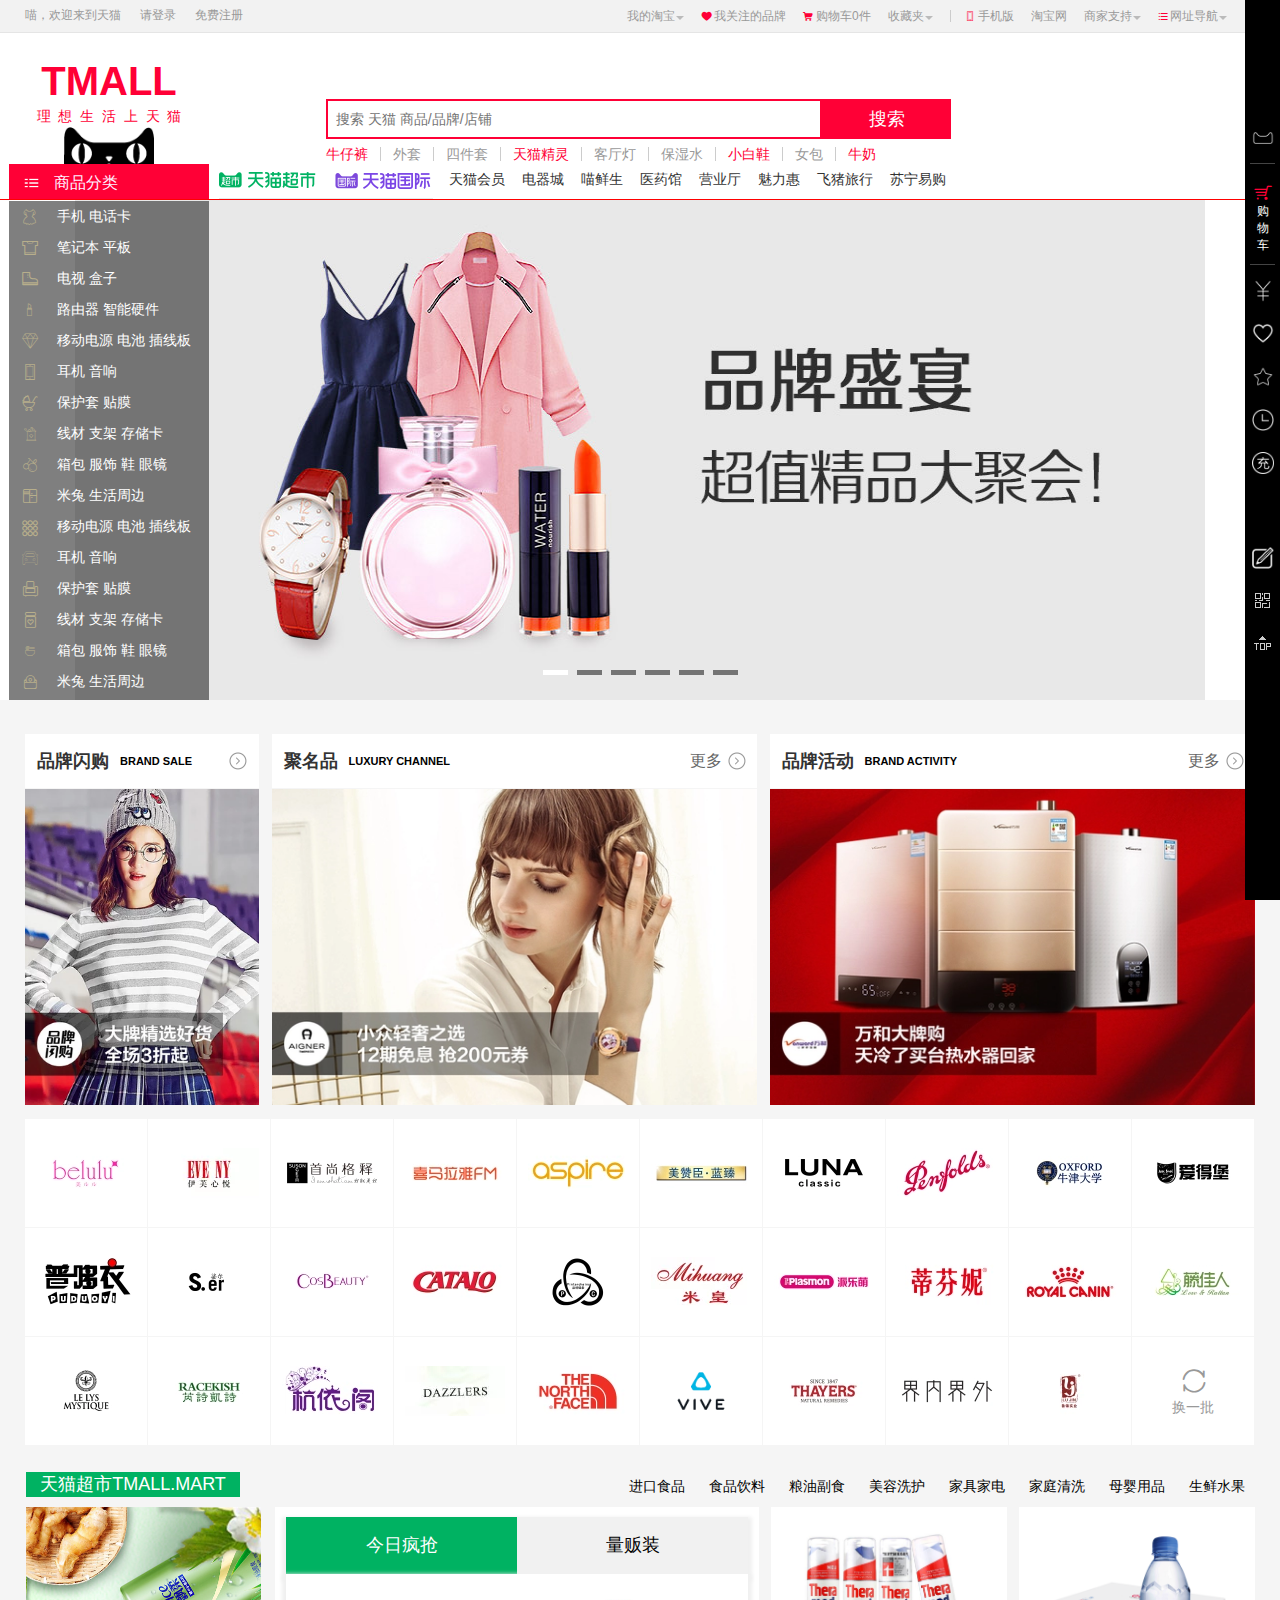
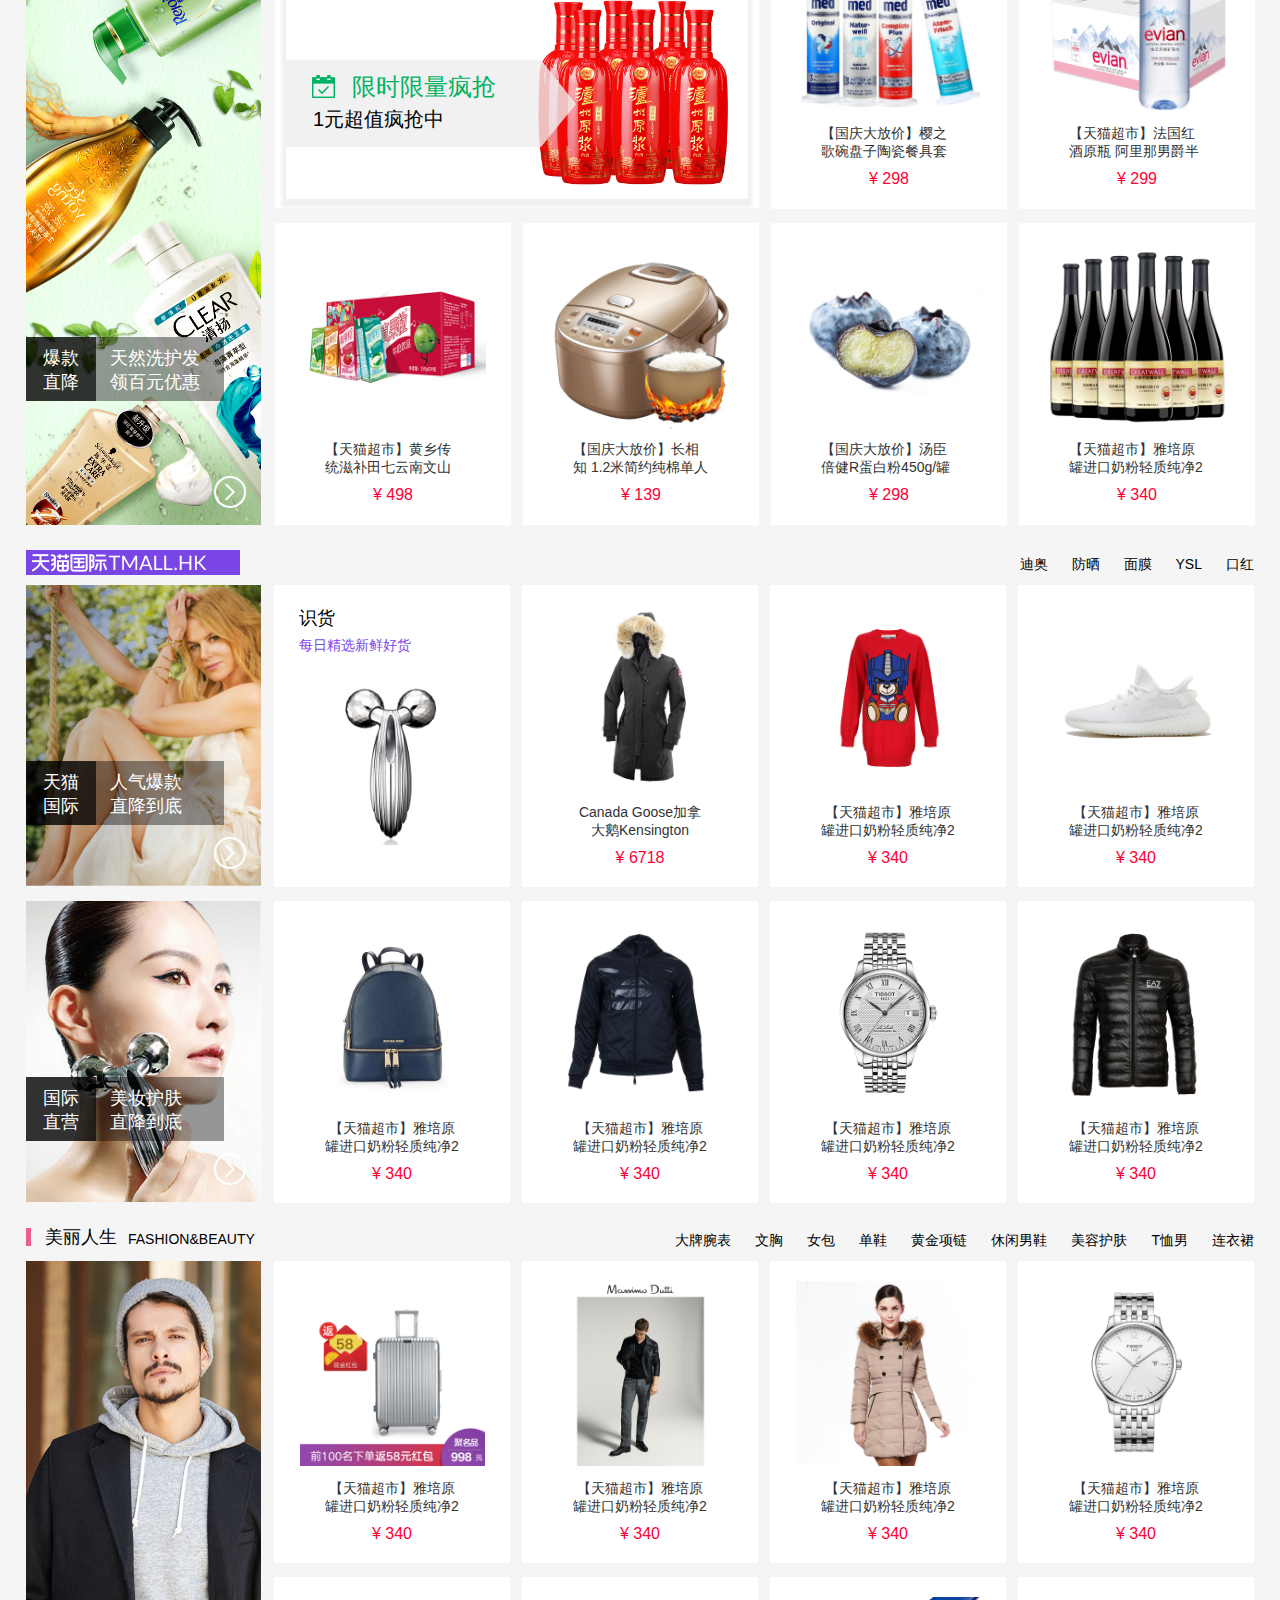
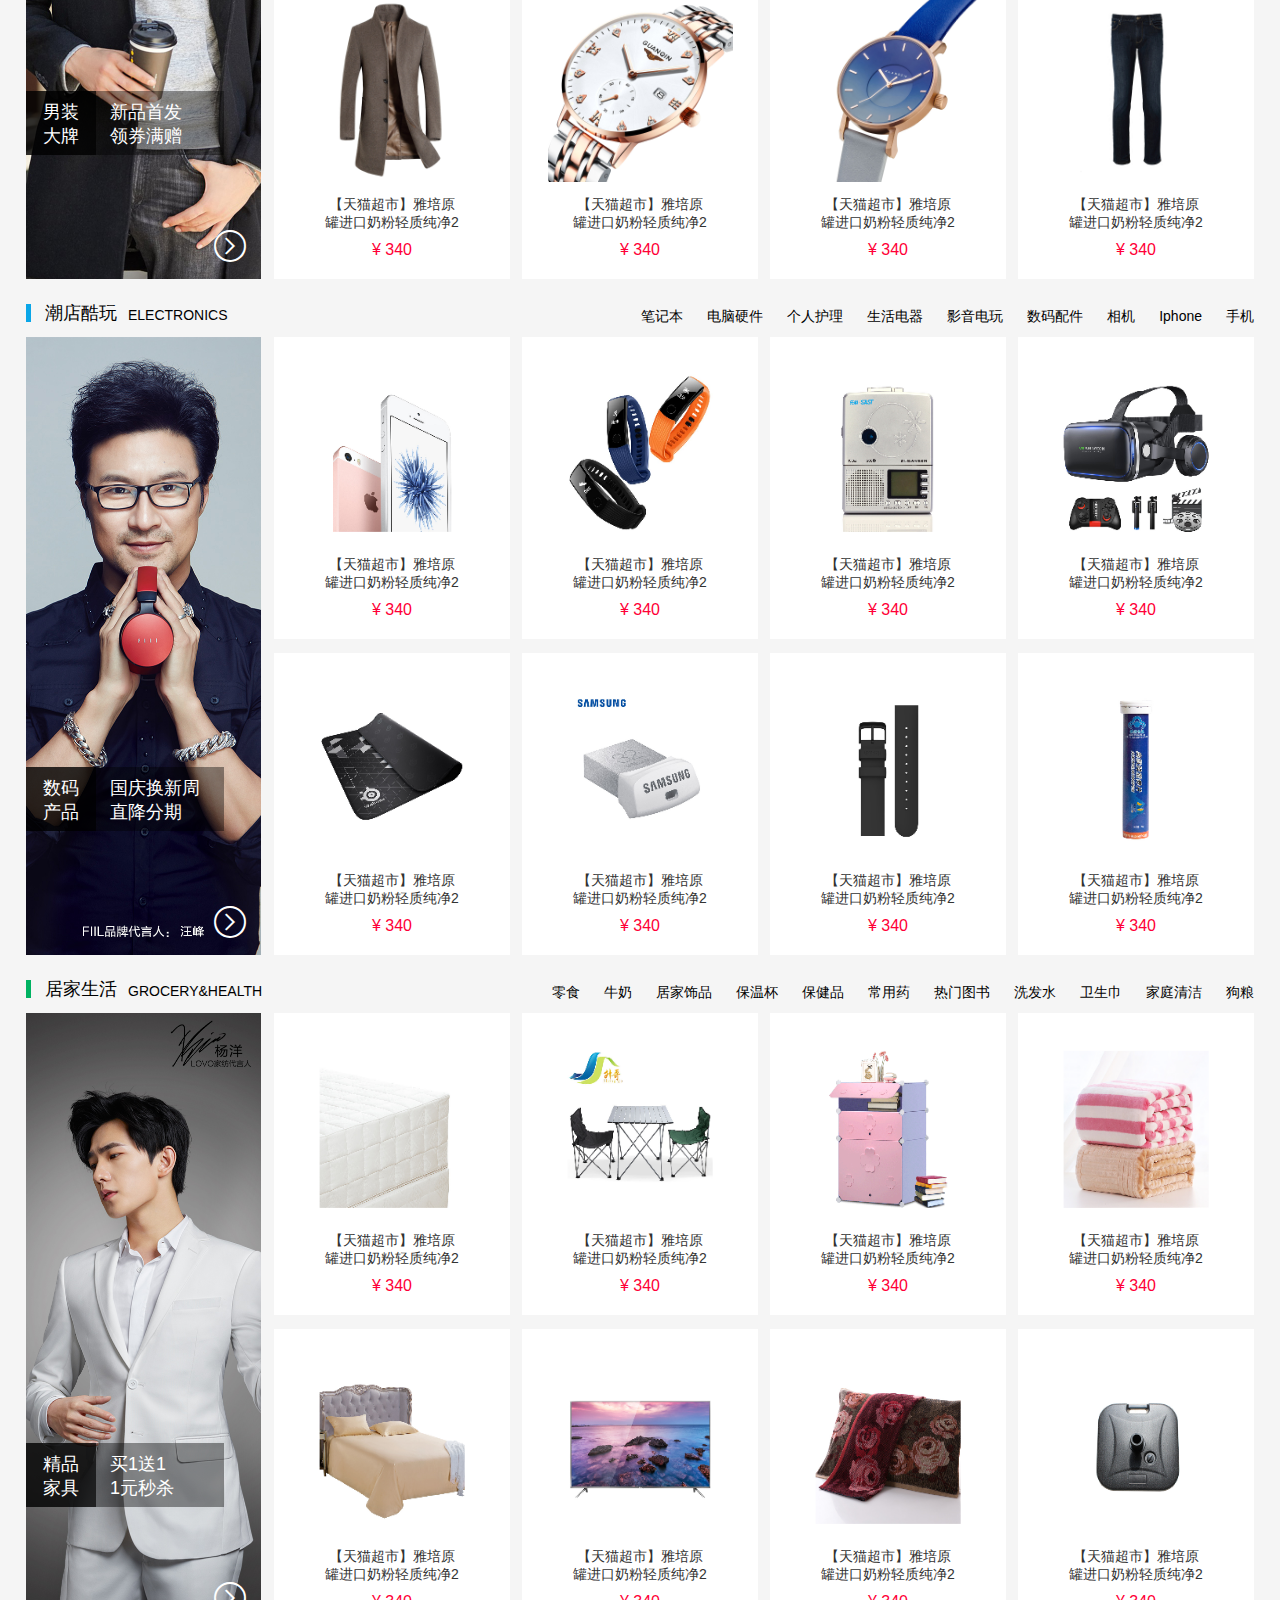
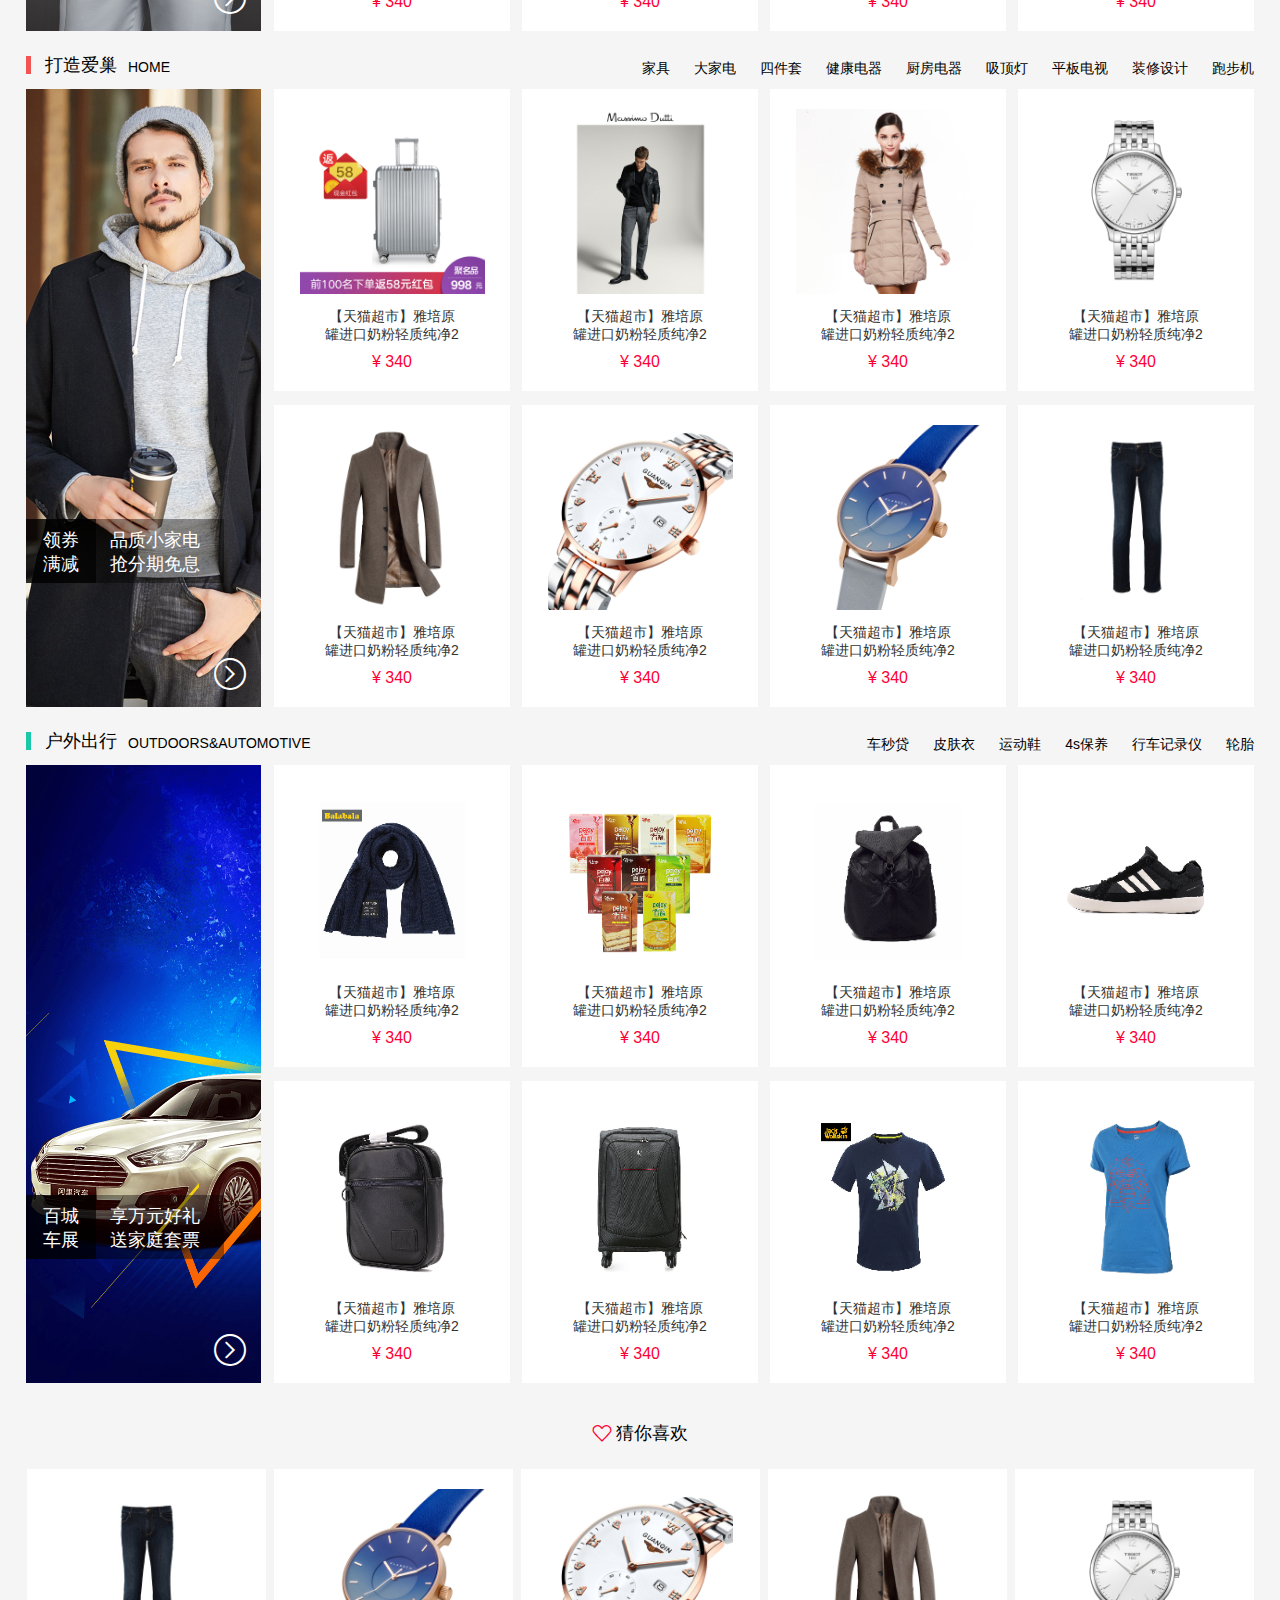
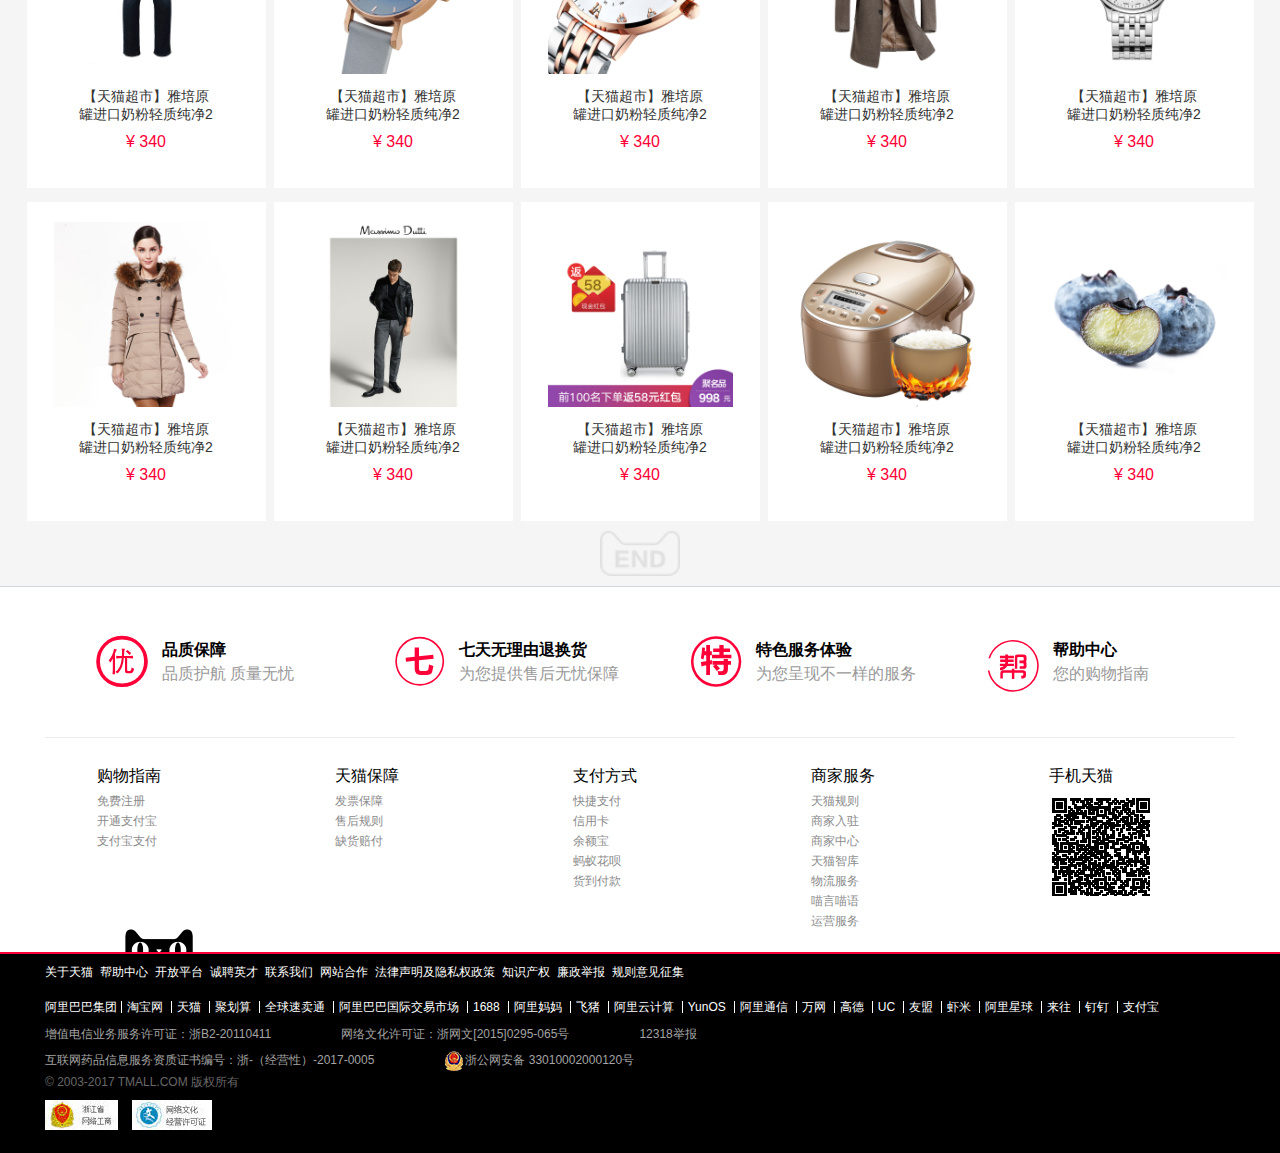
<file: index.html>
<!DOCTYPE html>
<html lang="en">
<head>
	<meta charset="UTF-8">
	<title>天猫</title>
  <script src="js/jquery.min.js"></script>
    <script src="js/index.js"></script>
	<link rel="stylesheet" href="css/index.css">
	<link rel="stylesheet" href="iconfont/iconfont.css">
    <link rel="shortcut icon" href="img/tmall.png">
    <script src="js/animate.js"></script>
</head>
<body>
    <!-- 标题栏开始 -->
    <header>
        <div class="headercenter">
            <ul class="headercenter-left">
                <li>喵，欢迎来到天猫</li>
                <li><a href="">请登录</a></li>
                <li><a href="">免费注册</a></li>
            </ul>
            <ul class="headercenter-right">
                <li class="headercenter-right_a"><a href="">
                      <div class="headercenter-right1">我的淘宝</div>
                      <div class="sanjiao"></div>
                      <div class="header_popup">
                        <div class="header_popup1"><a href="" class="header_popup2">已买到的宝贝</a></div>
                        <div class="header_popup1"><a href="" class="header_popup2">已卖出的宝贝</a></div>
                      </div>
                </a></li>
                <li><div>
                      <i class="iconfont icon-xin-"></i>
                      <a href="" class="headercenter-right2">我关注的品牌</a>
                </div></li>
                <li><div>
                      <i class="iconfont icon-gouwuche"></i>
                      <a href="" class="headercenter-right2">购物车0件</a>
                </div></li>
                <li class="headercenter-right_a"><a href="">
                      <div class="headercenter-right1">收藏夹</div>
                      <div class="sanjiao"></div>
                      <div class="header_popup">
                        <div class="header_popup1"><a href="" class="header_popup2">收藏的宝贝</a></div>
                        <div class="header_popup1"><a href="" class="header_popup2">收藏的店铺</a></div>
                      </div>
                </a></li>
                <li class="headercenter-right_a"><div>
                      <i class="iconfont icon-shouji"></i>
                      <a href="" class="headercenter-right2">手机版</a>
                  <div class="header_popup header_popupz">
                    <img src="img/ewm1.png" alt="">
                  </div>
                </div></li>
                <li><a href="">
                     <div class="headercenter-right3">淘宝网</div>
                     <!-- <div class="sanjiao"></div></a></li> -->
                 </a>
                <li class="headercenter-right_a"><a href="">
                      <div class="headercenter-right1">商家支持</div>
                      <div class="sanjiao"></div></a>
                      <div class="header_popup header_popupx">
                        <ul class="header_popupx1">
                          <li>
                            <h3>商家</h3>
                            <a href="" class="header_popupx2">商家中心</a>
                            <a href="" class="header_popupx2">天猫规则</a>
                            <a href="" class="header_popupx2">商家入驻</a>
                            <a href="" class="header_popupx2">运营服务</a>
                            <a href="" class="header_popupx2">商家品控</a>
                            <a href="" class="header_popupx2">商家工具</a>
                            <a href="" class="header_popupx2">天猫智库</a>
                            <a href="" class="header_popupx2">喵言喵语</a>
                          </li>
                          <li>
                            <h3>帮助：</h3>
                            <a href="" class="header_popupx2">帮助中心</a>
                            <a href="" class="header_popupx2">问商友</a>
                          </li>
                        </ul>
                      </div>
                </li>
                       
                <li class="headercenter-right_a"><a href="">
                      <i class="iconfont icon-caidan"></i>
                      <a href="" class="headercenter-right1">网址导航</a>
                      <div class="sanjiao"></div></a>
                      <div class="header_popup header_popupy">
                        <div class="header_popupy1 header_popupy2">
                          <h2>热点推荐<span>Hot</span></h2>
                          <ul class="site-list">
                            <li><a href="">天猫超市</a></li>
                            <li><a href="">喵鲜生</a></li>
                            <li><a href="">科技新品</a></li>
                            <li><a href="">女装新品</a></li>
                            <li><a href="">酷玩街</a></li>
                            <li><a href="">内衣新品</a></li>
                            <li><a href="">试美妆</a></li>
                            <li><a href="">运动新品</a></li>
                            <li><a href="">时尚先生</a></li>
                          </ul>
                        </div>
                        <div class="header_popupy1 header_popupy3">
                          <h2>行业市场<span>Market</span></h2>
                          <ul class="site-list">
                            <li><a href="">美妆</a></li>
                            <li><a href="">电器</a></li>
                            <li><a href="">女装</a></li>
                            <li><a href="">男装</a></li>
                            <li><a href="">女鞋</a></li>
                            <li><a href="">男鞋</a></li>
                            <li><a href="">内衣</a></li>
                            <li><a href="">箱包</a></li>
                            <li><a href="">运动</a></li>
                            <li><a href="">母婴</a></li>
                            <li><a href="">家装</a></li>
                            <li><a href="">医药</a></li>
                          </ul>
                        </div>
                        <div class="header_popupy1 header_popupy4">
                          <h2>品牌风尚<span>Brand</span></h2>
                          <ul class="site-list">
                            <li><a href="">天猫超市</a></li>
                            <li><a href="">喵鲜生</a></li>
                            <li><a href="">科技新品</a></li>
                            <li><a href="">女装新品</a></li>
                            <li><a href="">酷玩街</a></li>
                          </ul>
                        </div>
                        <div class="header_popupy1 header_popupy5">
                          <h2>服务指南<span>Help</span></h2>
                          <ul class="site-list">
                            <li><a href="">帮助中心</a></li>
                            <li><a href="">品质保障</a></li>
                            <li><a href="">特色服务</a></li>
                          </ul>
                        </div>
                      </div>
                </li>
            </ul>
        </div>
    </header>
    <!-- 标题栏结束 -->
    <!-- 导航栏开始 -->
    <nav class="">
    	<div class="navleft">
    		<div class="navleft1"><b>TMALL</b></div>
    		<pre>理  想  生  活  上  天  猫</pre>
    		<img src="img/天猫.png" alt="">
    		<div class="navleft2">
    			<img src="img/菜单.png" alt="" >
    			<div class="navleft2-1">商品分类</div>
    		</div>
    	</div>
    	<div class="navright">
    		<div class="navright1">
    			<form action="">
    				<input type="text" placeholder="搜索 天猫 商品/品牌/店铺" class="navright1-1">
    				<b><input type="button" value="搜索" class="navright1-2"></b>
    			</form>
    		</div>
    		<ul class="navright2">
    			<li><a href="">牛仔裤</a></li>
    			<li><a href="">外套</a></li>
    			<li><a href="">四件套</a></li>
    			<li><a href="">天猫精灵</a></li>
    			<li><a href="">客厅灯</a></li>
    			<li><a href="">保湿水</a></li>
    			<li><a href="">小白鞋</a></li>
    			<li><a href="">女包</a></li>
    			<li><a href="">牛奶</a></li>
    		</ul>
    		<div class="navright3">
    		    <div class="navright3-1">
    		    	<a href="" class="navright3-11">
    		    		<img src="img/chaoshi.png" alt="">
    		    	</a>
    		    	<a href="" class="navright3-11">
    		    		<img src="img/guoji.png" alt="">
    		    	</a>
    		    </div>
    			<ul>
    				<li><a href="">天猫会员</a></li>
    				<li><a href="">电器城</a></li>
    				<li><a href="">喵鲜生</a></li>
    				<li><a href="">医药馆</a></li>
    				<li><a href="">营业厅</a></li>
    				<li><a href="">魅力惠</a></li>
    				<li><a href="">飞猪旅行</a></li>
    				<li><a href="">苏宁易购</a></li>
    			</ul>
    		</div>
        </div>
    </nav>
    <!-- 导航栏结束 -->
	  <!-- banner开始 -->
    <div class="banner">
    	<ul class="banner-pic">
    		<li class="opacity"><a href="">
    			<img src="img/1-1.jpg" alt="">
    		</a></li>
    		<li><a href="">
    			<img src="img/1-2.jpg" alt="">
    		</a></li>
    		<li><a href="">
    			<img src="img/1-3.jpg" alt="">
    		</a></li>
    		<li><a href="">
    			<img src="img/1-4.jpg" alt="">
    		</a></li>
    		<li><a href="">
    			<img src="img/1-5.jpg" alt="">
    		</a></li>
    		<li><a href="">
    			<img src="img/1-6.jpg" alt="">
    		</a></li>
    	</ul>
      <div class="banner-box">
    	<div class="bannerleft">
        	<ul class="bannerleft-list">
        		<li>
        		    <i class="iconfont icon-nvzhuanglianyiqun"></i>
        			<a class="bannerleft-list1">手机 电话卡</a>
        		</li>
            <div class="pannel-con">
              <div class="pannel-conleft">
                <div class="pannel-conline">
                  <div class="line-title">
                    <div class="title-text">当季流行</div>
                    <span>&gt;</span>
                  </div>
                  <div class="line-con">
                    <a href="">双11女装主会场</a>
                    <a href="">冬季新品</a>
                    <a href="">商场同款</a>
                    <a href="">毛呢大衣</a>
                    <a href="">毛针织衫</a>
                    <a href="">裤子</a>
                    <a href="">气质连衣裙</a>
                    <a href="">双11内衣会场</a>
                    <a href="">无痕文胸</a>
                    <a href="">运动文胸</a>
                    <a href="">潮流家居服</a>
                    <a href="">百搭船袜</a>
                  </div>
                </div>
                <div class="text-line"></div>
                <div class="pannel-conline">
                  <div class="line-title">
                    <div class="title-text">精选上装</div>
                    <span>&gt;</span>
                  </div>
                  <div class="line-con">
                    <a href="">双11女装商场大牌</a>
                    <a href="">毛呢外套</a>
                    <a href="">羽绒服</a>
                    <a href="">棉服</a>
                    <a href="">丝绒卫衣</a>
                    <a href="">毛针织衫</a>
                    <a href="">皮草</a>
                    <a href="">卫衣</a>
                    <a href="">毛衣</a>
                    <a href="">皮毛一体</a>
                    <a href="">长袖T恤</a>
                    <a href="">衬衫</a>
                    <a href="">棒球外套</a>
                    <a href="">短外套</a>
                    <a href="">小西装</a>
                    <a href="">风衣</a>
                  </div>
                </div>
                <div class="text-line"></div>
                <div class="pannel-conline">
                  <div class="line-title">
                    <div class="title-text">浪漫裙装</div>
                    <span>&gt;</span>
                  </div>
                  <div class="line-con">
                    <a href="">双11女装风格好店</a>
                    <a href="">连衣裙</a>
                    <a href="">半身裙</a>
                    <a href="">A字裙</a>
                    <a href="">荷叶边裙</a>
                    <a href="">大摆裙</a>
                    <a href="">包臀裙</a>
                    <a href="">百褶裙</a>
                    <a href="">长袖连衣裙</a>
                    <a href="">棉麻连衣裙</a>
                    <a href="">牛仔裙</a>
                    <a href="">蕾丝连衣裙</a>
                    <a href="">真丝连衣裙</a>
                    <a href="">印花连衣裙</a>
                    <a href="">双11女装预售会场</a>
                  </div>
                </div>
                <div class="text-line"></div>
                <div class="pannel-conline">
                  <div class="line-title">
                    <div class="title-text">女士下装</div>
                    <span>&gt;</span>
                  </div>
                  <div class="line-con">
                    <a href="">休闲裤</a>
                    <a href="">阔腿裤</a>
                    <a href="">牛仔裤</a>
                    <a href="">打底裤</a>
                    <a href="">开叉运动裤</a>
                    <a href="">哈伦裤</a>
                    <a href="">背带裤</a>
                    <a href="">小脚裤</a>
                    <a href="">西装裤</a>
                    <a href="">短裤</a>
                    <a href="">双11女装风格好店</a>
                  </div>
                </div>
                <div class="text-line"></div>
                <div class="pannel-conline">
                  <div class="line-title">
                    <div class="title-text">特色女装</div>
                    <span>&gt;</span>
                  </div>
                  <div class="line-con">
                    <a href="">时尚套装</a>
                    <a href="">休闲套装</a>
                    <a href="">日系女装</a>
                    <a href="">精选妈妈装</a>
                    <a href="">大码女装</a>
                    <a href="">职业套装</a>
                    <a href="">优雅旗袍</a>
                    <a href="">精致礼服</a>
                    <a href="">婚纱</a>
                    <a href="">唐装</a>
                    <a href="">小码女装</a>
                    <a href="">双11女装精选品类</a>
                  </div>
                </div>
                <div class="text-line"></div>
                <div class="pannel-conline">
                  <div class="line-title">
                    <div class="title-text">文胸塑身</div>
                    <span>&gt;</span>
                  </div>
                  <div class="line-con">
                    <a href="">光面文胸</a>
                    <a href="">运动文胸</a>
                    <a href="">美背文胸</a>
                    <a href="">聚拢文胸</a>
                    <a href="">大杯文胸</a>
                    <a href="">轻薄塑身</a>
                  </div>
                </div>
                <div class="text-line"></div>
                <div class="pannel-conline">
                  <div class="line-title">
                    <div class="title-text">家居服</div>
                    <span>&gt;</span>
                  </div>
                  <div class="line-con">
                    <a href="">春夏家居服</a>
                    <a href="">纯棉家居服</a>
                    <a href="">莫代尔家居服</a>
                    <a href="">真丝家居服</a>
                    <a href="">春夏睡裙</a>
                    <a href="">男士家居服</a>
                    <a href="">情侣家居服</a>
                    <a href="">性感睡裙</a>
                  </div>
                </div>
                <div class="text-line"></div>
              </div>
              <div class="pannel-conright">
                <div class="logo-box">
                  <a href="">
                    <img src="img/logo1.jpg" alt="">
                  </a>
                  <a href="">
                    <img src="img/logo2.jpg" alt="">
                  </a>
                  <a href="">
                    <img src="img/logo3.jpg" alt="">
                  </a>
                  <a href="">
                    <img src="img/logo4.jpg" alt="">
                  </a>
                  <a href="">
                    <img src="img/logo5.jpg" alt="">
                  </a>
                  <a href="">
                    <img src="img/logo6.jpg" alt="">
                  </a>
                  <a href="">
                    <img src="img/logo7.jpg" alt="">
                  </a>
                  <a href="">
                    <img src="img/logo8.jpg" alt="">
                  </a>
                  <a href="">
                    <img src="img/logo9.jpg" alt="">
                  </a>
                  <a href="">
                    <img src="img/logo10.jpg" alt="">
                  </a>
                  <a href="">
                    <img src="img/logo11.jpg" alt="">
                  </a>
                  <a href="">
                    <img src="img/logo12.jpg" alt="">
                  </a>
                  <a href="">
                    <img src="img/logo7.jpg" alt="">
                  </a>
                  <a href="">
                    <img src="img/logo5.jpg" alt="">
                  </a>
                  <a href="">
                    <img src="img/logo3.jpg" alt="">
                  </a>
                  <a href="">
                    <img src="img/logo1.jpg" alt="">
                  </a>
                </div>
                <div class="going">
                  <a href="">
                    <img src="img/logos.jpg" alt="">
                  </a>
                </div>
              </div>
            </div>
        		<li>
        		    <i class="iconfont icon-nanzhuang"></i>
        			<a class="bannerleft-list1">笔记本 平板</a>
        		</li>
            <div class="pannel-con">
              <div class="pannel-conleft">
                <div class="pannel-conline">
                  <div class="line-title">
                    <div class="title-text">当季流行</div>
                    <span>&gt;</span>
                  </div>
                  <div class="line-con">
                    <a href="">双11女装主会场</a>
                    <a href="">冬季新品</a>
                    <a href="">商场同款</a>
                    <a href="">毛呢大衣</a>
                    <a href="">毛针织衫</a>
                    <a href="">裤子</a>
                    <a href="">气质连衣裙</a>
                    <a href="">双11内衣会场</a>
                    <a href="">无痕文胸</a>
                    <a href="">运动文胸</a>
                    <a href="">潮流家居服</a>
                    <a href="">百搭船袜</a>
                  </div>
                </div>
                <div class="text-line"></div>
                <div class="pannel-conline">
                  <div class="line-title">
                    <div class="title-text">精选上装</div>
                    <span>&gt;</span>
                  </div>
                  <div class="line-con">
                    <a href="">双11女装商场大牌</a>
                    <a href="">毛呢外套</a>
                    <a href="">羽绒服</a>
                    <a href="">棉服</a>
                    <a href="">丝绒卫衣</a>
                    <a href="">毛针织衫</a>
                    <a href="">皮草</a>
                    <a href="">卫衣</a>
                    <a href="">毛衣</a>
                    <a href="">皮毛一体</a>
                    <a href="">长袖T恤</a>
                    <a href="">衬衫</a>
                    <a href="">棒球外套</a>
                    <a href="">短外套</a>
                    <a href="">小西装</a>
                    <a href="">风衣</a>
                  </div>
                </div>
                <div class="text-line"></div>
                <div class="pannel-conline">
                  <div class="line-title">
                    <div class="title-text">浪漫裙装</div>
                    <span>&gt;</span>
                  </div>
                  <div class="line-con">
                    <a href="">双11女装风格好店</a>
                    <a href="">连衣裙</a>
                    <a href="">半身裙</a>
                    <a href="">A字裙</a>
                    <a href="">荷叶边裙</a>
                    <a href="">大摆裙</a>
                    <a href="">包臀裙</a>
                    <a href="">百褶裙</a>
                    <a href="">长袖连衣裙</a>
                    <a href="">棉麻连衣裙</a>
                    <a href="">牛仔裙</a>
                    <a href="">蕾丝连衣裙</a>
                    <a href="">真丝连衣裙</a>
                    <a href="">印花连衣裙</a>
                    <a href="">双11女装预售会场</a>
                  </div>
                </div>
                <div class="text-line"></div>
                <div class="pannel-conline">
                  <div class="line-title">
                    <div class="title-text">女士下装</div>
                    <span>&gt;</span>
                  </div>
                  <div class="line-con">
                    <a href="">休闲裤</a>
                    <a href="">阔腿裤</a>
                    <a href="">牛仔裤</a>
                    <a href="">打底裤</a>
                    <a href="">开叉运动裤</a>
                    <a href="">哈伦裤</a>
                    <a href="">背带裤</a>
                    <a href="">小脚裤</a>
                    <a href="">西装裤</a>
                    <a href="">短裤</a>
                    <a href="">双11女装风格好店</a>
                  </div>
                </div>
                <div class="text-line"></div>
                <div class="pannel-conline">
                  <div class="line-title">
                    <div class="title-text">特色女装</div>
                    <span>&gt;</span>
                  </div>
                  <div class="line-con">
                    <a href="">时尚套装</a>
                    <a href="">休闲套装</a>
                    <a href="">日系女装</a>
                    <a href="">精选妈妈装</a>
                    <a href="">大码女装</a>
                    <a href="">职业套装</a>
                    <a href="">优雅旗袍</a>
                    <a href="">精致礼服</a>
                    <a href="">婚纱</a>
                    <a href="">唐装</a>
                    <a href="">小码女装</a>
                    <a href="">双11女装精选品类</a>
                  </div>
                </div>
                <div class="text-line"></div>
                <div class="pannel-conline">
                  <div class="line-title">
                    <div class="title-text">文胸塑身</div>
                    <span>&gt;</span>
                  </div>
                  <div class="line-con">
                    <a href="">光面文胸</a>
                    <a href="">运动文胸</a>
                    <a href="">美背文胸</a>
                    <a href="">聚拢文胸</a>
                    <a href="">大杯文胸</a>
                    <a href="">轻薄塑身</a>
                  </div>
                </div>
                <div class="text-line"></div>
                <div class="pannel-conline">
                  <div class="line-title">
                    <div class="title-text">家居服</div>
                    <span>&gt;</span>
                  </div>
                  <div class="line-con">
                    <a href="">春夏家居服</a>
                    <a href="">纯棉家居服</a>
                    <a href="">莫代尔家居服</a>
                    <a href="">真丝家居服</a>
                    <a href="">春夏睡裙</a>
                    <a href="">男士家居服</a>
                    <a href="">情侣家居服</a>
                    <a href="">性感睡裙</a>
                  </div>
                </div>
                <div class="text-line"></div>
              </div>
              <div class="pannel-conright">
                <div class="logo-box">
                  <a href="">
                    <img src="img/logo9.jpg" alt="">
                  </a>
                  <a href="">
                    <img src="img/logo8.jpg" alt="">
                  </a>
                  <a href="">
                    <img src="img/logo7.jpg" alt="">
                  </a>
                  <a href="">
                    <img src="img/logo6.jpg" alt="">
                  </a>
                  <a href="">
                    <img src="img/logo5.jpg" alt="">
                  </a>
                  <a href="">
                    <img src="img/logo4.jpg" alt="">
                  </a>
                  <a href="">
                    <img src="img/logo3.jpg" alt="">
                  </a>
                  <a href="">
                    <img src="img/logo2.jpg" alt="">
                  </a>
                  <a href="">
                    <img src="img/logo1.jpg" alt="">
                  </a>
                  <a href="">
                    <img src="img/logo10.jpg" alt="">
                  </a>
                  <a href="">
                    <img src="img/logo11.jpg" alt="">
                  </a>
                  <a href="">
                    <img src="img/logo12.jpg" alt="">
                  </a>
                  <a href="">
                    <img src="img/logo7.jpg" alt="">
                  </a>
                  <a href="">
                    <img src="img/logo5.jpg" alt="">
                  </a>
                  <a href="">
                    <img src="img/logo3.jpg" alt="">
                  </a>
                  <a href="">
                    <img src="img/logo4.jpg" alt="">
                  </a>
                </div>
                <div class="going">
                  <a href="">
                    <img src="img/logos.jpg" alt="">
                  </a>
                </div>
              </div>
            </div>
        		<li>
        		    <i class="iconfont icon-xie-copy"></i>
        			<a class="bannerleft-list1">电视 盒子</a>
        			<!-- <div class="bannerleft-list2">&gt;</div> -->
        		</li>
            <div class="pannel-con">
              <div class="pannel-conleft">
                <div class="pannel-conline">
                  <div class="line-title">
                    <div class="title-text">当季流行</div>
                    <span>&gt;</span>
                  </div>
                  <div class="line-con">
                    <a href="">双11女装主会场</a>
                    <a href="">冬季新品</a>
                    <a href="">商场同款</a>
                    <a href="">毛呢大衣</a>
                    <a href="">毛针织衫</a>
                    <a href="">裤子</a>
                    <a href="">气质连衣裙</a>
                    <a href="">双11内衣会场</a>
                    <a href="">无痕文胸</a>
                    <a href="">运动文胸</a>
                    <a href="">潮流家居服</a>
                    <a href="">百搭船袜</a>
                  </div>
                </div>
                <div class="text-line"></div>
                <div class="pannel-conline">
                  <div class="line-title">
                    <div class="title-text">精选上装</div>
                    <span>&gt;</span>
                  </div>
                  <div class="line-con">
                    <a href="">双11女装商场大牌</a>
                    <a href="">毛呢外套</a>
                    <a href="">羽绒服</a>
                    <a href="">棉服</a>
                    <a href="">丝绒卫衣</a>
                    <a href="">毛针织衫</a>
                    <a href="">皮草</a>
                    <a href="">卫衣</a>
                    <a href="">毛衣</a>
                    <a href="">皮毛一体</a>
                    <a href="">长袖T恤</a>
                    <a href="">衬衫</a>
                    <a href="">棒球外套</a>
                    <a href="">短外套</a>
                    <a href="">小西装</a>
                    <a href="">风衣</a>
                  </div>
                </div>
                <div class="text-line"></div>
                <div class="pannel-conline">
                  <div class="line-title">
                    <div class="title-text">浪漫裙装</div>
                    <span>&gt;</span>
                  </div>
                  <div class="line-con">
                    <a href="">双11女装风格好店</a>
                    <a href="">连衣裙</a>
                    <a href="">半身裙</a>
                    <a href="">A字裙</a>
                    <a href="">荷叶边裙</a>
                    <a href="">大摆裙</a>
                    <a href="">包臀裙</a>
                    <a href="">百褶裙</a>
                    <a href="">长袖连衣裙</a>
                    <a href="">棉麻连衣裙</a>
                    <a href="">牛仔裙</a>
                    <a href="">蕾丝连衣裙</a>
                    <a href="">真丝连衣裙</a>
                    <a href="">印花连衣裙</a>
                    <a href="">双11女装预售会场</a>
                  </div>
                </div>
                <div class="text-line"></div>
                <div class="pannel-conline">
                  <div class="line-title">
                    <div class="title-text">女士下装</div>
                    <span>&gt;</span>
                  </div>
                  <div class="line-con">
                    <a href="">休闲裤</a>
                    <a href="">阔腿裤</a>
                    <a href="">牛仔裤</a>
                    <a href="">打底裤</a>
                    <a href="">开叉运动裤</a>
                    <a href="">哈伦裤</a>
                    <a href="">背带裤</a>
                    <a href="">小脚裤</a>
                    <a href="">西装裤</a>
                    <a href="">短裤</a>
                    <a href="">双11女装风格好店</a>
                  </div>
                </div>
                <div class="text-line"></div>
                <div class="pannel-conline">
                  <div class="line-title">
                    <div class="title-text">特色女装</div>
                    <span>&gt;</span>
                  </div>
                  <div class="line-con">
                    <a href="">时尚套装</a>
                    <a href="">休闲套装</a>
                    <a href="">日系女装</a>
                    <a href="">精选妈妈装</a>
                    <a href="">大码女装</a>
                    <a href="">职业套装</a>
                    <a href="">优雅旗袍</a>
                    <a href="">精致礼服</a>
                    <a href="">婚纱</a>
                    <a href="">唐装</a>
                    <a href="">小码女装</a>
                    <a href="">双11女装精选品类</a>
                  </div>
                </div>
                <div class="text-line"></div>
                <div class="pannel-conline">
                  <div class="line-title">
                    <div class="title-text">文胸塑身</div>
                    <span>&gt;</span>
                  </div>
                  <div class="line-con">
                    <a href="">光面文胸</a>
                    <a href="">运动文胸</a>
                    <a href="">美背文胸</a>
                    <a href="">聚拢文胸</a>
                    <a href="">大杯文胸</a>
                    <a href="">轻薄塑身</a>
                  </div>
                </div>
                <div class="text-line"></div>
                <div class="pannel-conline">
                  <div class="line-title">
                    <div class="title-text">家居服</div>
                    <span>&gt;</span>
                  </div>
                  <div class="line-con">
                    <a href="">春夏家居服</a>
                    <a href="">纯棉家居服</a>
                    <a href="">莫代尔家居服</a>
                    <a href="">真丝家居服</a>
                    <a href="">春夏睡裙</a>
                    <a href="">男士家居服</a>
                    <a href="">情侣家居服</a>
                    <a href="">性感睡裙</a>
                  </div>
                </div>
                <div class="text-line"></div>
              </div>
              <div class="pannel-conright">
                <div class="logo-box">
                  <a href="">
                    <img src="img/logo12.jpg" alt="">
                  </a>
                  <a href="">
                    <img src="img/logo11.jpg" alt="">
                  </a>
                  <a href="">
                    <img src="img/logo10.jpg" alt="">
                  </a>
                  <a href="">
                    <img src="img/logo9.jpg" alt="">
                  </a>
                  <a href="">
                    <img src="img/logo8.jpg" alt="">
                  </a>
                  <a href="">
                    <img src="img/logo7.jpg" alt="">
                  </a>
                  <a href="">
                    <img src="img/logo6.jpg" alt="">
                  </a>
                  <a href="">
                    <img src="img/logo8.jpg" alt="">
                  </a>
                  <a href="">
                    <img src="img/logo9.jpg" alt="">
                  </a>
                  <a href="">
                    <img src="img/logo10.jpg" alt="">
                  </a>
                  <a href="">
                    <img src="img/logo11.jpg" alt="">
                  </a>
                  <a href="">
                    <img src="img/logo12.jpg" alt="">
                  </a>
                  <a href="">
                    <img src="img/logo7.jpg" alt="">
                  </a>
                  <a href="">
                    <img src="img/logo5.jpg" alt="">
                  </a>
                  <a href="">
                    <img src="img/logo3.jpg" alt="">
                  </a>
                  <a href="">
                    <img src="img/logo1.jpg" alt="">
                  </a>
                </div>
                <div class="going">
                  <a href="">
                    <img src="img/logos.jpg" alt="">
                  </a>
                </div>
              </div>
            </div>
        		<li>
        		    <i class="iconfont icon-mz"></i>
        			<a class="bannerleft-list1">路由器 智能硬件</a>
        			<!-- <div class="bannerleft-list2">&gt;</div> -->
        		</li>
            <div class="pannel-con">
              <div class="pannel-conleft">
                <div class="pannel-conline">
                  <div class="line-title">
                    <div class="title-text">当季流行</div>
                    <span>&gt;</span>
                  </div>
                  <div class="line-con">
                    <a href="">双11女装主会场</a>
                    <a href="">冬季新品</a>
                    <a href="">商场同款</a>
                    <a href="">毛呢大衣</a>
                    <a href="">毛针织衫</a>
                    <a href="">裤子</a>
                    <a href="">气质连衣裙</a>
                    <a href="">双11内衣会场</a>
                    <a href="">无痕文胸</a>
                    <a href="">运动文胸</a>
                    <a href="">潮流家居服</a>
                    <a href="">百搭船袜</a>
                  </div>
                </div>
                <div class="text-line"></div>
                <div class="pannel-conline">
                  <div class="line-title">
                    <div class="title-text">精选上装</div>
                    <span>&gt;</span>
                  </div>
                  <div class="line-con">
                    <a href="">双11女装商场大牌</a>
                    <a href="">毛呢外套</a>
                    <a href="">羽绒服</a>
                    <a href="">棉服</a>
                    <a href="">丝绒卫衣</a>
                    <a href="">毛针织衫</a>
                    <a href="">皮草</a>
                    <a href="">卫衣</a>
                    <a href="">毛衣</a>
                    <a href="">皮毛一体</a>
                    <a href="">长袖T恤</a>
                    <a href="">衬衫</a>
                    <a href="">棒球外套</a>
                    <a href="">短外套</a>
                    <a href="">小西装</a>
                    <a href="">风衣</a>
                  </div>
                </div>
                <div class="text-line"></div>
                <div class="pannel-conline">
                  <div class="line-title">
                    <div class="title-text">浪漫裙装</div>
                    <span>&gt;</span>
                  </div>
                  <div class="line-con">
                    <a href="">双11女装风格好店</a>
                    <a href="">连衣裙</a>
                    <a href="">半身裙</a>
                    <a href="">A字裙</a>
                    <a href="">荷叶边裙</a>
                    <a href="">大摆裙</a>
                    <a href="">包臀裙</a>
                    <a href="">百褶裙</a>
                    <a href="">长袖连衣裙</a>
                    <a href="">棉麻连衣裙</a>
                    <a href="">牛仔裙</a>
                    <a href="">蕾丝连衣裙</a>
                    <a href="">真丝连衣裙</a>
                    <a href="">印花连衣裙</a>
                    <a href="">双11女装预售会场</a>
                  </div>
                </div>
                <div class="text-line"></div>
                <div class="pannel-conline">
                  <div class="line-title">
                    <div class="title-text">女士下装</div>
                    <span>&gt;</span>
                  </div>
                  <div class="line-con">
                    <a href="">休闲裤</a>
                    <a href="">阔腿裤</a>
                    <a href="">牛仔裤</a>
                    <a href="">打底裤</a>
                    <a href="">开叉运动裤</a>
                    <a href="">哈伦裤</a>
                    <a href="">背带裤</a>
                    <a href="">小脚裤</a>
                    <a href="">西装裤</a>
                    <a href="">短裤</a>
                    <a href="">双11女装风格好店</a>
                  </div>
                </div>
                <div class="text-line"></div>
                <div class="pannel-conline">
                  <div class="line-title">
                    <div class="title-text">特色女装</div>
                    <span>&gt;</span>
                  </div>
                  <div class="line-con">
                    <a href="">时尚套装</a>
                    <a href="">休闲套装</a>
                    <a href="">日系女装</a>
                    <a href="">精选妈妈装</a>
                    <a href="">大码女装</a>
                    <a href="">职业套装</a>
                    <a href="">优雅旗袍</a>
                    <a href="">精致礼服</a>
                    <a href="">婚纱</a>
                    <a href="">唐装</a>
                    <a href="">小码女装</a>
                    <a href="">双11女装精选品类</a>
                  </div>
                </div>
                <div class="text-line"></div>
                <div class="pannel-conline">
                  <div class="line-title">
                    <div class="title-text">文胸塑身</div>
                    <span>&gt;</span>
                  </div>
                  <div class="line-con">
                    <a href="">光面文胸</a>
                    <a href="">运动文胸</a>
                    <a href="">美背文胸</a>
                    <a href="">聚拢文胸</a>
                    <a href="">大杯文胸</a>
                    <a href="">轻薄塑身</a>
                  </div>
                </div>
                <div class="text-line"></div>
                <div class="pannel-conline">
                  <div class="line-title">
                    <div class="title-text">家居服</div>
                    <span>&gt;</span>
                  </div>
                  <div class="line-con">
                    <a href="">春夏家居服</a>
                    <a href="">纯棉家居服</a>
                    <a href="">莫代尔家居服</a>
                    <a href="">真丝家居服</a>
                    <a href="">春夏睡裙</a>
                    <a href="">男士家居服</a>
                    <a href="">情侣家居服</a>
                    <a href="">性感睡裙</a>
                  </div>
                </div>
                <div class="text-line"></div>
              </div>
              <div class="pannel-conright">
                <div class="logo-box">
                  <a href="">
                    <img src="img/logo10.jpg" alt="">
                  </a>
                  <a href="">
                    <img src="img/logo11.jpg" alt="">
                  </a>
                  <a href="">
                    <img src="img/logo8.jpg" alt="">
                  </a>
                  <a href="">
                    <img src="img/logo9.jpg" alt="">
                  </a>
                  <a href="">
                    <img src="img/logo2.jpg" alt="">
                  </a>
                  <a href="">
                    <img src="img/logo7.jpg" alt="">
                  </a>
                  <a href="">
                    <img src="img/logo6.jpg" alt="">
                  </a>
                  <a href="">
                    <img src="img/logo5.jpg" alt="">
                  </a>
                  <a href="">
                    <img src="img/logo4.jpg" alt="">
                  </a>
                  <a href="">
                    <img src="img/logo10.jpg" alt="">
                  </a>
                  <a href="">
                    <img src="img/logo11.jpg" alt="">
                  </a>
                  <a href="">
                    <img src="img/logo12.jpg" alt="">
                  </a>
                  <a href="">
                    <img src="img/logo7.jpg" alt="">
                  </a>
                  <a href="">
                    <img src="img/logo5.jpg" alt="">
                  </a>
                  <a href="">
                    <img src="img/logo3.jpg" alt="">
                  </a>
                  <a href="">
                    <img src="img/logo1.jpg" alt="">
                  </a>
                </div>
                <div class="going">
                  <a href="">
                    <img src="img/logos.jpg" alt="">
                  </a>
                </div>
              </div>
            </div>
        		<li>
        		    <i class="iconfont icon-23234234234"></i>
        			<a class="bannerleft-list1">移动电源 电池 插线板</a>
        			<!-- <div class="bannerleft-list2">&gt;</div> -->
        		</li>
            <div class="pannel-con">
              <div class="pannel-conleft">
                <div class="pannel-conline">
                  <div class="line-title">
                    <div class="title-text">当季流行</div>
                    <span>&gt;</span>
                  </div>
                  <div class="line-con">
                    <a href="">双11女装主会场</a>
                    <a href="">冬季新品</a>
                    <a href="">商场同款</a>
                    <a href="">毛呢大衣</a>
                    <a href="">毛针织衫</a>
                    <a href="">裤子</a>
                    <a href="">气质连衣裙</a>
                    <a href="">双11内衣会场</a>
                    <a href="">无痕文胸</a>
                    <a href="">运动文胸</a>
                    <a href="">潮流家居服</a>
                    <a href="">百搭船袜</a>
                  </div>
                </div>
                <div class="text-line"></div>
                <div class="pannel-conline">
                  <div class="line-title">
                    <div class="title-text">精选上装</div>
                    <span>&gt;</span>
                  </div>
                  <div class="line-con">
                    <a href="">双11女装商场大牌</a>
                    <a href="">毛呢外套</a>
                    <a href="">羽绒服</a>
                    <a href="">棉服</a>
                    <a href="">丝绒卫衣</a>
                    <a href="">毛针织衫</a>
                    <a href="">皮草</a>
                    <a href="">卫衣</a>
                    <a href="">毛衣</a>
                    <a href="">皮毛一体</a>
                    <a href="">长袖T恤</a>
                    <a href="">衬衫</a>
                    <a href="">棒球外套</a>
                    <a href="">短外套</a>
                    <a href="">小西装</a>
                    <a href="">风衣</a>
                  </div>
                </div>
                <div class="text-line"></div>
                <div class="pannel-conline">
                  <div class="line-title">
                    <div class="title-text">浪漫裙装</div>
                    <span>&gt;</span>
                  </div>
                  <div class="line-con">
                    <a href="">双11女装风格好店</a>
                    <a href="">连衣裙</a>
                    <a href="">半身裙</a>
                    <a href="">A字裙</a>
                    <a href="">荷叶边裙</a>
                    <a href="">大摆裙</a>
                    <a href="">包臀裙</a>
                    <a href="">百褶裙</a>
                    <a href="">长袖连衣裙</a>
                    <a href="">棉麻连衣裙</a>
                    <a href="">牛仔裙</a>
                    <a href="">蕾丝连衣裙</a>
                    <a href="">真丝连衣裙</a>
                    <a href="">印花连衣裙</a>
                    <a href="">双11女装预售会场</a>
                  </div>
                </div>
                <div class="text-line"></div>
                <div class="pannel-conline">
                  <div class="line-title">
                    <div class="title-text">女士下装</div>
                    <span>&gt;</span>
                  </div>
                  <div class="line-con">
                    <a href="">休闲裤</a>
                    <a href="">阔腿裤</a>
                    <a href="">牛仔裤</a>
                    <a href="">打底裤</a>
                    <a href="">开叉运动裤</a>
                    <a href="">哈伦裤</a>
                    <a href="">背带裤</a>
                    <a href="">小脚裤</a>
                    <a href="">西装裤</a>
                    <a href="">短裤</a>
                    <a href="">双11女装风格好店</a>
                  </div>
                </div>
                <div class="text-line"></div>
                <div class="pannel-conline">
                  <div class="line-title">
                    <div class="title-text">特色女装</div>
                    <span>&gt;</span>
                  </div>
                  <div class="line-con">
                    <a href="">时尚套装</a>
                    <a href="">休闲套装</a>
                    <a href="">日系女装</a>
                    <a href="">精选妈妈装</a>
                    <a href="">大码女装</a>
                    <a href="">职业套装</a>
                    <a href="">优雅旗袍</a>
                    <a href="">精致礼服</a>
                    <a href="">婚纱</a>
                    <a href="">唐装</a>
                    <a href="">小码女装</a>
                    <a href="">双11女装精选品类</a>
                  </div>
                </div>
                <div class="text-line"></div>
                <div class="pannel-conline">
                  <div class="line-title">
                    <div class="title-text">文胸塑身</div>
                    <span>&gt;</span>
                  </div>
                  <div class="line-con">
                    <a href="">光面文胸</a>
                    <a href="">运动文胸</a>
                    <a href="">美背文胸</a>
                    <a href="">聚拢文胸</a>
                    <a href="">大杯文胸</a>
                    <a href="">轻薄塑身</a>
                  </div>
                </div>
                <div class="text-line"></div>
                <div class="pannel-conline">
                  <div class="line-title">
                    <div class="title-text">家居服</div>
                    <span>&gt;</span>
                  </div>
                  <div class="line-con">
                    <a href="">春夏家居服</a>
                    <a href="">纯棉家居服</a>
                    <a href="">莫代尔家居服</a>
                    <a href="">真丝家居服</a>
                    <a href="">春夏睡裙</a>
                    <a href="">男士家居服</a>
                    <a href="">情侣家居服</a>
                    <a href="">性感睡裙</a>
                  </div>
                </div>
                <div class="text-line"></div>
              </div>
              <div class="pannel-conright">
                <div class="logo-box">
                  <a href="">
                    <img src="img/logo3.jpg" alt="">
                  </a>
                  <a href="">
                    <img src="img/logo6.jpg" alt="">
                  </a>
                  <a href="">
                    <img src="img/logo9.jpg" alt="">
                  </a>
                  <a href="">
                    <img src="img/logo12.jpg" alt="">
                  </a>
                  <a href="">
                    <img src="img/logo2.jpg" alt="">
                  </a>
                  <a href="">
                    <img src="img/logo6.jpg" alt="">
                  </a>
                  <a href="">
                    <img src="img/logo7.jpg" alt="">
                  </a>
                  <a href="">
                    <img src="img/logo8.jpg" alt="">
                  </a>
                  <a href="">
                    <img src="img/logo9.jpg" alt="">
                  </a>
                  <a href="">
                    <img src="img/logo10.jpg" alt="">
                  </a>
                  <a href="">
                    <img src="img/logo11.jpg" alt="">
                  </a>
                  <a href="">
                    <img src="img/logo12.jpg" alt="">
                  </a>
                  <a href="">
                    <img src="img/logo7.jpg" alt="">
                  </a>
                  <a href="">
                    <img src="img/logo5.jpg" alt="">
                  </a>
                  <a href="">
                    <img src="img/logo3.jpg" alt="">
                  </a>
                  <a href="">
                    <img src="img/logo1.jpg" alt="">
                  </a>
                </div>
                <div class="going">
                  <a href="">
                    <img src="img/logos.jpg" alt="">
                  </a>
                </div>
              </div>
            </div>
        		<li>
        		    <i class="iconfont icon-shouji"></i>
        			<a class="bannerleft-list1">耳机 音响</a>
        			<!-- <div class="bannerleft-list2">&gt;</div> -->
        		</li>
            <div class="pannel-con">
              <div class="pannel-conleft">
                <div class="pannel-conline">
                  <div class="line-title">
                    <div class="title-text">当季流行</div>
                    <span>&gt;</span>
                  </div>
                  <div class="line-con">
                    <a href="">双11女装主会场</a>
                    <a href="">冬季新品</a>
                    <a href="">商场同款</a>
                    <a href="">毛呢大衣</a>
                    <a href="">毛针织衫</a>
                    <a href="">裤子</a>
                    <a href="">气质连衣裙</a>
                    <a href="">双11内衣会场</a>
                    <a href="">无痕文胸</a>
                    <a href="">运动文胸</a>
                    <a href="">潮流家居服</a>
                    <a href="">百搭船袜</a>
                  </div>
                </div>
                <div class="text-line"></div>
                <div class="pannel-conline">
                  <div class="line-title">
                    <div class="title-text">精选上装</div>
                    <span>&gt;</span>
                  </div>
                  <div class="line-con">
                    <a href="">双11女装商场大牌</a>
                    <a href="">毛呢外套</a>
                    <a href="">羽绒服</a>
                    <a href="">棉服</a>
                    <a href="">丝绒卫衣</a>
                    <a href="">毛针织衫</a>
                    <a href="">皮草</a>
                    <a href="">卫衣</a>
                    <a href="">毛衣</a>
                    <a href="">皮毛一体</a>
                    <a href="">长袖T恤</a>
                    <a href="">衬衫</a>
                    <a href="">棒球外套</a>
                    <a href="">短外套</a>
                    <a href="">小西装</a>
                    <a href="">风衣</a>
                  </div>
                </div>
                <div class="text-line"></div>
                <div class="pannel-conline">
                  <div class="line-title">
                    <div class="title-text">浪漫裙装</div>
                    <span>&gt;</span>
                  </div>
                  <div class="line-con">
                    <a href="">双11女装风格好店</a>
                    <a href="">连衣裙</a>
                    <a href="">半身裙</a>
                    <a href="">A字裙</a>
                    <a href="">荷叶边裙</a>
                    <a href="">大摆裙</a>
                    <a href="">包臀裙</a>
                    <a href="">百褶裙</a>
                    <a href="">长袖连衣裙</a>
                    <a href="">棉麻连衣裙</a>
                    <a href="">牛仔裙</a>
                    <a href="">蕾丝连衣裙</a>
                    <a href="">真丝连衣裙</a>
                    <a href="">印花连衣裙</a>
                    <a href="">双11女装预售会场</a>
                  </div>
                </div>
                <div class="text-line"></div>
                <div class="pannel-conline">
                  <div class="line-title">
                    <div class="title-text">女士下装</div>
                    <span>&gt;</span>
                  </div>
                  <div class="line-con">
                    <a href="">休闲裤</a>
                    <a href="">阔腿裤</a>
                    <a href="">牛仔裤</a>
                    <a href="">打底裤</a>
                    <a href="">开叉运动裤</a>
                    <a href="">哈伦裤</a>
                    <a href="">背带裤</a>
                    <a href="">小脚裤</a>
                    <a href="">西装裤</a>
                    <a href="">短裤</a>
                    <a href="">双11女装风格好店</a>
                  </div>
                </div>
                <div class="text-line"></div>
                <div class="pannel-conline">
                  <div class="line-title">
                    <div class="title-text">特色女装</div>
                    <span>&gt;</span>
                  </div>
                  <div class="line-con">
                    <a href="">时尚套装</a>
                    <a href="">休闲套装</a>
                    <a href="">日系女装</a>
                    <a href="">精选妈妈装</a>
                    <a href="">大码女装</a>
                    <a href="">职业套装</a>
                    <a href="">优雅旗袍</a>
                    <a href="">精致礼服</a>
                    <a href="">婚纱</a>
                    <a href="">唐装</a>
                    <a href="">小码女装</a>
                    <a href="">双11女装精选品类</a>
                  </div>
                </div>
                <div class="text-line"></div>
                <div class="pannel-conline">
                  <div class="line-title">
                    <div class="title-text">文胸塑身</div>
                    <span>&gt;</span>
                  </div>
                  <div class="line-con">
                    <a href="">光面文胸</a>
                    <a href="">运动文胸</a>
                    <a href="">美背文胸</a>
                    <a href="">聚拢文胸</a>
                    <a href="">大杯文胸</a>
                    <a href="">轻薄塑身</a>
                  </div>
                </div>
                <div class="text-line"></div>
                <div class="pannel-conline">
                  <div class="line-title">
                    <div class="title-text">家居服</div>
                    <span>&gt;</span>
                  </div>
                  <div class="line-con">
                    <a href="">春夏家居服</a>
                    <a href="">纯棉家居服</a>
                    <a href="">莫代尔家居服</a>
                    <a href="">真丝家居服</a>
                    <a href="">春夏睡裙</a>
                    <a href="">男士家居服</a>
                    <a href="">情侣家居服</a>
                    <a href="">性感睡裙</a>
                  </div>
                </div>
                <div class="text-line"></div>
              </div>
              <div class="pannel-conright">
                <div class="logo-box">
                  <a href="">
                    <img src="img/logo2.jpg" alt="">
                  </a>
                  <a href="">
                    <img src="img/logo4.jpg" alt="">
                  </a>
                  <a href="">
                    <img src="img/logo6.jpg" alt="">
                  </a>
                  <a href="">
                    <img src="img/logo8.jpg" alt="">
                  </a>
                  <a href="">
                    <img src="img/logo10.jpg" alt="">
                  </a>
                  <a href="">
                    <img src="img/logo12.jpg" alt="">
                  </a>
                  <a href="">
                    <img src="img/logo1.jpg" alt="">
                  </a>
                  <a href="">
                    <img src="img/logo3.jpg" alt="">
                  </a>
                  <a href="">
                    <img src="img/logo5.jpg" alt="">
                  </a>
                  <a href="">
                    <img src="img/logo10.jpg" alt="">
                  </a>
                  <a href="">
                    <img src="img/logo11.jpg" alt="">
                  </a>
                  <a href="">
                    <img src="img/logo12.jpg" alt="">
                  </a>
                  <a href="">
                    <img src="img/logo7.jpg" alt="">
                  </a>
                  <a href="">
                    <img src="img/logo5.jpg" alt="">
                  </a>
                  <a href="">
                    <img src="img/logo3.jpg" alt="">
                  </a>
                  <a href="">
                    <img src="img/logo1.jpg" alt="">
                  </a>
                </div>
                <div class="going">
                  <a href="">
                    <img src="img/logos.jpg" alt="">
                  </a>
                </div>
              </div>
            </div>
        		<li>
        		    <i class="iconfont icon-muying"></i>
        			<a class="bannerleft-list1">保护套 贴膜</a>
        			<!-- <div class="bannerleft-list2">&gt;</div> -->
        		</li>
            <div class="pannel-con">
              <div class="pannel-conleft">
                <div class="pannel-conline">
                  <div class="line-title">
                    <div class="title-text">当季流行</div>
                    <span>&gt;</span>
                  </div>
                  <div class="line-con">
                    <a href="">双11女装主会场</a>
                    <a href="">冬季新品</a>
                    <a href="">商场同款</a>
                    <a href="">毛呢大衣</a>
                    <a href="">毛针织衫</a>
                    <a href="">裤子</a>
                    <a href="">气质连衣裙</a>
                    <a href="">双11内衣会场</a>
                    <a href="">无痕文胸</a>
                    <a href="">运动文胸</a>
                    <a href="">潮流家居服</a>
                    <a href="">百搭船袜</a>
                  </div>
                </div>
                <div class="text-line"></div>
                <div class="pannel-conline">
                  <div class="line-title">
                    <div class="title-text">精选上装</div>
                    <span>&gt;</span>
                  </div>
                  <div class="line-con">
                    <a href="">双11女装商场大牌</a>
                    <a href="">毛呢外套</a>
                    <a href="">羽绒服</a>
                    <a href="">棉服</a>
                    <a href="">丝绒卫衣</a>
                    <a href="">毛针织衫</a>
                    <a href="">皮草</a>
                    <a href="">卫衣</a>
                    <a href="">毛衣</a>
                    <a href="">皮毛一体</a>
                    <a href="">长袖T恤</a>
                    <a href="">衬衫</a>
                    <a href="">棒球外套</a>
                    <a href="">短外套</a>
                    <a href="">小西装</a>
                    <a href="">风衣</a>
                  </div>
                </div>
                <div class="text-line"></div>
                <div class="pannel-conline">
                  <div class="line-title">
                    <div class="title-text">浪漫裙装</div>
                    <span>&gt;</span>
                  </div>
                  <div class="line-con">
                    <a href="">双11女装风格好店</a>
                    <a href="">连衣裙</a>
                    <a href="">半身裙</a>
                    <a href="">A字裙</a>
                    <a href="">荷叶边裙</a>
                    <a href="">大摆裙</a>
                    <a href="">包臀裙</a>
                    <a href="">百褶裙</a>
                    <a href="">长袖连衣裙</a>
                    <a href="">棉麻连衣裙</a>
                    <a href="">牛仔裙</a>
                    <a href="">蕾丝连衣裙</a>
                    <a href="">真丝连衣裙</a>
                    <a href="">印花连衣裙</a>
                    <a href="">双11女装预售会场</a>
                  </div>
                </div>
                <div class="text-line"></div>
                <div class="pannel-conline">
                  <div class="line-title">
                    <div class="title-text">女士下装</div>
                    <span>&gt;</span>
                  </div>
                  <div class="line-con">
                    <a href="">休闲裤</a>
                    <a href="">阔腿裤</a>
                    <a href="">牛仔裤</a>
                    <a href="">打底裤</a>
                    <a href="">开叉运动裤</a>
                    <a href="">哈伦裤</a>
                    <a href="">背带裤</a>
                    <a href="">小脚裤</a>
                    <a href="">西装裤</a>
                    <a href="">短裤</a>
                    <a href="">双11女装风格好店</a>
                  </div>
                </div>
                <div class="text-line"></div>
                <div class="pannel-conline">
                  <div class="line-title">
                    <div class="title-text">特色女装</div>
                    <span>&gt;</span>
                  </div>
                  <div class="line-con">
                    <a href="">时尚套装</a>
                    <a href="">休闲套装</a>
                    <a href="">日系女装</a>
                    <a href="">精选妈妈装</a>
                    <a href="">大码女装</a>
                    <a href="">职业套装</a>
                    <a href="">优雅旗袍</a>
                    <a href="">精致礼服</a>
                    <a href="">婚纱</a>
                    <a href="">唐装</a>
                    <a href="">小码女装</a>
                    <a href="">双11女装精选品类</a>
                  </div>
                </div>
                <div class="text-line"></div>
                <div class="pannel-conline">
                  <div class="line-title">
                    <div class="title-text">文胸塑身</div>
                    <span>&gt;</span>
                  </div>
                  <div class="line-con">
                    <a href="">光面文胸</a>
                    <a href="">运动文胸</a>
                    <a href="">美背文胸</a>
                    <a href="">聚拢文胸</a>
                    <a href="">大杯文胸</a>
                    <a href="">轻薄塑身</a>
                  </div>
                </div>
                <div class="text-line"></div>
                <div class="pannel-conline">
                  <div class="line-title">
                    <div class="title-text">家居服</div>
                    <span>&gt;</span>
                  </div>
                  <div class="line-con">
                    <a href="">春夏家居服</a>
                    <a href="">纯棉家居服</a>
                    <a href="">莫代尔家居服</a>
                    <a href="">真丝家居服</a>
                    <a href="">春夏睡裙</a>
                    <a href="">男士家居服</a>
                    <a href="">情侣家居服</a>
                    <a href="">性感睡裙</a>
                  </div>
                </div>
                <div class="text-line"></div>
              </div>
              <div class="pannel-conright">
                <div class="logo-box">
                  <a href="">
                    <img src="img/logo4.jpg" alt="">
                  </a>
                  <a href="">
                    <img src="img/logo8.jpg" alt="">
                  </a>
                  <a href="">
                    <img src="img/logo12.jpg" alt="">
                  </a>
                  <a href="">
                    <img src="img/logo11.jpg" alt="">
                  </a>
                  <a href="">
                    <img src="img/logo6.jpg" alt="">
                  </a>
                  <a href="">
                    <img src="img/logo5.jpg" alt="">
                  </a>
                  <a href="">
                    <img src="img/logo4.jpg" alt="">
                  </a>
                  <a href="">
                    <img src="img/logo8.jpg" alt="">
                  </a>
                  <a href="">
                    <img src="img/logo9.jpg" alt="">
                  </a>
                  <a href="">
                    <img src="img/logo10.jpg" alt="">
                  </a>
                  <a href="">
                    <img src="img/logo11.jpg" alt="">
                  </a>
                  <a href="">
                    <img src="img/logo12.jpg" alt="">
                  </a>
                  <a href="">
                    <img src="img/logo7.jpg" alt="">
                  </a>
                  <a href="">
                    <img src="img/logo5.jpg" alt="">
                  </a>
                  <a href="">
                    <img src="img/logo3.jpg" alt="">
                  </a>
                  <a href="">
                    <img src="img/logo1.jpg" alt="">
                  </a>
                </div>
                <div class="going">
                  <a href="">
                    <img src="img/logos.jpg" alt="">
                  </a>
                </div>
              </div>
            </div>
        		<li>
        		    <i class="iconfont icon-lingshi"></i>
        			<a class="bannerleft-list1">线材 支架 存储卡</a>
        			<!-- <div class="bannerleft-list2">&gt;</div> -->
        		</li>
            <div class="pannel-con">
              <div class="pannel-conleft">
                <div class="pannel-conline">
                  <div class="line-title">
                    <div class="title-text">当季流行</div>
                    <span>&gt;</span>
                  </div>
                  <div class="line-con">
                    <a href="">双11女装主会场</a>
                    <a href="">冬季新品</a>
                    <a href="">商场同款</a>
                    <a href="">毛呢大衣</a>
                    <a href="">毛针织衫</a>
                    <a href="">裤子</a>
                    <a href="">气质连衣裙</a>
                    <a href="">双11内衣会场</a>
                    <a href="">无痕文胸</a>
                    <a href="">运动文胸</a>
                    <a href="">潮流家居服</a>
                    <a href="">百搭船袜</a>
                  </div>
                </div>
                <div class="text-line"></div>
                <div class="pannel-conline">
                  <div class="line-title">
                    <div class="title-text">精选上装</div>
                    <span>&gt;</span>
                  </div>
                  <div class="line-con">
                    <a href="">双11女装商场大牌</a>
                    <a href="">毛呢外套</a>
                    <a href="">羽绒服</a>
                    <a href="">棉服</a>
                    <a href="">丝绒卫衣</a>
                    <a href="">毛针织衫</a>
                    <a href="">皮草</a>
                    <a href="">卫衣</a>
                    <a href="">毛衣</a>
                    <a href="">皮毛一体</a>
                    <a href="">长袖T恤</a>
                    <a href="">衬衫</a>
                    <a href="">棒球外套</a>
                    <a href="">短外套</a>
                    <a href="">小西装</a>
                    <a href="">风衣</a>
                  </div>
                </div>
                <div class="text-line"></div>
                <div class="pannel-conline">
                  <div class="line-title">
                    <div class="title-text">浪漫裙装</div>
                    <span>&gt;</span>
                  </div>
                  <div class="line-con">
                    <a href="">双11女装风格好店</a>
                    <a href="">连衣裙</a>
                    <a href="">半身裙</a>
                    <a href="">A字裙</a>
                    <a href="">荷叶边裙</a>
                    <a href="">大摆裙</a>
                    <a href="">包臀裙</a>
                    <a href="">百褶裙</a>
                    <a href="">长袖连衣裙</a>
                    <a href="">棉麻连衣裙</a>
                    <a href="">牛仔裙</a>
                    <a href="">蕾丝连衣裙</a>
                    <a href="">真丝连衣裙</a>
                    <a href="">印花连衣裙</a>
                    <a href="">双11女装预售会场</a>
                  </div>
                </div>
                <div class="text-line"></div>
                <div class="pannel-conline">
                  <div class="line-title">
                    <div class="title-text">女士下装</div>
                    <span>&gt;</span>
                  </div>
                  <div class="line-con">
                    <a href="">休闲裤</a>
                    <a href="">阔腿裤</a>
                    <a href="">牛仔裤</a>
                    <a href="">打底裤</a>
                    <a href="">开叉运动裤</a>
                    <a href="">哈伦裤</a>
                    <a href="">背带裤</a>
                    <a href="">小脚裤</a>
                    <a href="">西装裤</a>
                    <a href="">短裤</a>
                    <a href="">双11女装风格好店</a>
                  </div>
                </div>
                <div class="text-line"></div>
                <div class="pannel-conline">
                  <div class="line-title">
                    <div class="title-text">特色女装</div>
                    <span>&gt;</span>
                  </div>
                  <div class="line-con">
                    <a href="">时尚套装</a>
                    <a href="">休闲套装</a>
                    <a href="">日系女装</a>
                    <a href="">精选妈妈装</a>
                    <a href="">大码女装</a>
                    <a href="">职业套装</a>
                    <a href="">优雅旗袍</a>
                    <a href="">精致礼服</a>
                    <a href="">婚纱</a>
                    <a href="">唐装</a>
                    <a href="">小码女装</a>
                    <a href="">双11女装精选品类</a>
                  </div>
                </div>
                <div class="text-line"></div>
                <div class="pannel-conline">
                  <div class="line-title">
                    <div class="title-text">文胸塑身</div>
                    <span>&gt;</span>
                  </div>
                  <div class="line-con">
                    <a href="">光面文胸</a>
                    <a href="">运动文胸</a>
                    <a href="">美背文胸</a>
                    <a href="">聚拢文胸</a>
                    <a href="">大杯文胸</a>
                    <a href="">轻薄塑身</a>
                  </div>
                </div>
                <div class="text-line"></div>
                <div class="pannel-conline">
                  <div class="line-title">
                    <div class="title-text">家居服</div>
                    <span>&gt;</span>
                  </div>
                  <div class="line-con">
                    <a href="">春夏家居服</a>
                    <a href="">纯棉家居服</a>
                    <a href="">莫代尔家居服</a>
                    <a href="">真丝家居服</a>
                    <a href="">春夏睡裙</a>
                    <a href="">男士家居服</a>
                    <a href="">情侣家居服</a>
                    <a href="">性感睡裙</a>
                  </div>
                </div>
                <div class="text-line"></div>
              </div>
              <div class="pannel-conright">
                <div class="logo-box">
                  <a href="">
                    <img src="img/logo6.jpg" alt="">
                  </a>
                  <a href="">
                    <img src="img/logo5.jpg" alt="">
                  </a>
                  <a href="">
                    <img src="img/logo4.jpg" alt="">
                  </a>
                  <a href="">
                    <img src="img/logo3.jpg" alt="">
                  </a>
                  <a href="">
                    <img src="img/logo2.jpg" alt="">
                  </a>
                  <a href="">
                    <img src="img/logo1.jpg" alt="">
                  </a>
                  <a href="">
                    <img src="img/logo7.jpg" alt="">
                  </a>
                  <a href="">
                    <img src="img/logo8.jpg" alt="">
                  </a>
                  <a href="">
                    <img src="img/logo9.jpg" alt="">
                  </a>
                  <a href="">
                    <img src="img/logo10.jpg" alt="">
                  </a>
                  <a href="">
                    <img src="img/logo11.jpg" alt="">
                  </a>
                  <a href="">
                    <img src="img/logo12.jpg" alt="">
                  </a>
                  <a href="">
                    <img src="img/logo7.jpg" alt="">
                  </a>
                  <a href="">
                    <img src="img/logo5.jpg" alt="">
                  </a>
                  <a href="">
                    <img src="img/logo3.jpg" alt="">
                  </a>
                  <a href="">
                    <img src="img/logo1.jpg" alt="">
                  </a>
                </div>
                <div class="going">
                  <a href="">
                    <img src="img/logos.jpg" alt="">
                  </a>
                </div>
              </div>
            </div>
        		<li>
        		    <i class="iconfont icon-shengxianshuiguo"></i>
        			<a class="bannerleft-list1">箱包 服饰 鞋 眼镜</a>
        			<!-- <div class="bannerleft-list2">&gt;</div> -->
        		</li>
            <div class="pannel-con">
              <div class="pannel-conleft">
                <div class="pannel-conline">
                  <div class="line-title">
                    <div class="title-text">当季流行</div>
                    <span>&gt;</span>
                  </div>
                  <div class="line-con">
                    <a href="">双11女装主会场</a>
                    <a href="">冬季新品</a>
                    <a href="">商场同款</a>
                    <a href="">毛呢大衣</a>
                    <a href="">毛针织衫</a>
                    <a href="">裤子</a>
                    <a href="">气质连衣裙</a>
                    <a href="">双11内衣会场</a>
                    <a href="">无痕文胸</a>
                    <a href="">运动文胸</a>
                    <a href="">潮流家居服</a>
                    <a href="">百搭船袜</a>
                  </div>
                </div>
                <div class="text-line"></div>
                <div class="pannel-conline">
                  <div class="line-title">
                    <div class="title-text">精选上装</div>
                    <span>&gt;</span>
                  </div>
                  <div class="line-con">
                    <a href="">双11女装商场大牌</a>
                    <a href="">毛呢外套</a>
                    <a href="">羽绒服</a>
                    <a href="">棉服</a>
                    <a href="">丝绒卫衣</a>
                    <a href="">毛针织衫</a>
                    <a href="">皮草</a>
                    <a href="">卫衣</a>
                    <a href="">毛衣</a>
                    <a href="">皮毛一体</a>
                    <a href="">长袖T恤</a>
                    <a href="">衬衫</a>
                    <a href="">棒球外套</a>
                    <a href="">短外套</a>
                    <a href="">小西装</a>
                    <a href="">风衣</a>
                  </div>
                </div>
                <div class="text-line"></div>
                <div class="pannel-conline">
                  <div class="line-title">
                    <div class="title-text">浪漫裙装</div>
                    <span>&gt;</span>
                  </div>
                  <div class="line-con">
                    <a href="">双11女装风格好店</a>
                    <a href="">连衣裙</a>
                    <a href="">半身裙</a>
                    <a href="">A字裙</a>
                    <a href="">荷叶边裙</a>
                    <a href="">大摆裙</a>
                    <a href="">包臀裙</a>
                    <a href="">百褶裙</a>
                    <a href="">长袖连衣裙</a>
                    <a href="">棉麻连衣裙</a>
                    <a href="">牛仔裙</a>
                    <a href="">蕾丝连衣裙</a>
                    <a href="">真丝连衣裙</a>
                    <a href="">印花连衣裙</a>
                    <a href="">双11女装预售会场</a>
                  </div>
                </div>
                <div class="text-line"></div>
                <div class="pannel-conline">
                  <div class="line-title">
                    <div class="title-text">女士下装</div>
                    <span>&gt;</span>
                  </div>
                  <div class="line-con">
                    <a href="">休闲裤</a>
                    <a href="">阔腿裤</a>
                    <a href="">牛仔裤</a>
                    <a href="">打底裤</a>
                    <a href="">开叉运动裤</a>
                    <a href="">哈伦裤</a>
                    <a href="">背带裤</a>
                    <a href="">小脚裤</a>
                    <a href="">西装裤</a>
                    <a href="">短裤</a>
                    <a href="">双11女装风格好店</a>
                  </div>
                </div>
                <div class="text-line"></div>
                <div class="pannel-conline">
                  <div class="line-title">
                    <div class="title-text">特色女装</div>
                    <span>&gt;</span>
                  </div>
                  <div class="line-con">
                    <a href="">时尚套装</a>
                    <a href="">休闲套装</a>
                    <a href="">日系女装</a>
                    <a href="">精选妈妈装</a>
                    <a href="">大码女装</a>
                    <a href="">职业套装</a>
                    <a href="">优雅旗袍</a>
                    <a href="">精致礼服</a>
                    <a href="">婚纱</a>
                    <a href="">唐装</a>
                    <a href="">小码女装</a>
                    <a href="">双11女装精选品类</a>
                  </div>
                </div>
                <div class="text-line"></div>
                <div class="pannel-conline">
                  <div class="line-title">
                    <div class="title-text">文胸塑身</div>
                    <span>&gt;</span>
                  </div>
                  <div class="line-con">
                    <a href="">光面文胸</a>
                    <a href="">运动文胸</a>
                    <a href="">美背文胸</a>
                    <a href="">聚拢文胸</a>
                    <a href="">大杯文胸</a>
                    <a href="">轻薄塑身</a>
                  </div>
                </div>
                <div class="text-line"></div>
                <div class="pannel-conline">
                  <div class="line-title">
                    <div class="title-text">家居服</div>
                    <span>&gt;</span>
                  </div>
                  <div class="line-con">
                    <a href="">春夏家居服</a>
                    <a href="">纯棉家居服</a>
                    <a href="">莫代尔家居服</a>
                    <a href="">真丝家居服</a>
                    <a href="">春夏睡裙</a>
                    <a href="">男士家居服</a>
                    <a href="">情侣家居服</a>
                    <a href="">性感睡裙</a>
                  </div>
                </div>
                <div class="text-line"></div>
              </div>
              <div class="pannel-conright">
                <div class="logo-box">
                  <a href="">
                    <img src="img/logo8.jpg" alt="">
                  </a>
                  <a href="">
                    <img src="img/logo7.jpg" alt="">
                  </a>
                  <a href="">
                    <img src="img/logo6.jpg" alt="">
                  </a>
                  <a href="">
                    <img src="img/logo5.jpg" alt="">
                  </a>
                  <a href="">
                    <img src="img/logo4.jpg" alt="">
                  </a>
                  <a href="">
                    <img src="img/logo3.jpg" alt="">
                  </a>
                  <a href="">
                    <img src="img/logo2.jpg" alt="">
                  </a>
                  <a href="">
                    <img src="img/logo1.jpg" alt="">
                  </a>
                  <a href="">
                    <img src="img/logo9.jpg" alt="">
                  </a>
                  <a href="">
                    <img src="img/logo10.jpg" alt="">
                  </a>
                  <a href="">
                    <img src="img/logo11.jpg" alt="">
                  </a>
                  <a href="">
                    <img src="img/logo12.jpg" alt="">
                  </a>
                  <a href="">
                    <img src="img/logo7.jpg" alt="">
                  </a>
                  <a href="">
                    <img src="img/logo5.jpg" alt="">
                  </a>
                  <a href="">
                    <img src="img/logo3.jpg" alt="">
                  </a>
                  <a href="">
                    <img src="img/logo1.jpg" alt="">
                  </a>
                </div>
                <div class="going">
                  <a href="">
                    <img src="img/logos.jpg" alt="">
                  </a>
                </div>
              </div>
            </div>
        		<li>
        		    <i class="iconfont icon-jiadian"></i>
        			<a class="bannerleft-list1">米兔 生活周边</a>
        			<!-- <div class="bannerleft-list2">&gt;</div> -->
        		</li>
            <div class="pannel-con">
              <div class="pannel-conleft">
                <div class="pannel-conline">
                  <div class="line-title">
                    <div class="title-text">当季流行</div>
                    <span>&gt;</span>
                  </div>
                  <div class="line-con">
                    <a href="">双11女装主会场</a>
                    <a href="">冬季新品</a>
                    <a href="">商场同款</a>
                    <a href="">毛呢大衣</a>
                    <a href="">毛针织衫</a>
                    <a href="">裤子</a>
                    <a href="">气质连衣裙</a>
                    <a href="">双11内衣会场</a>
                    <a href="">无痕文胸</a>
                    <a href="">运动文胸</a>
                    <a href="">潮流家居服</a>
                    <a href="">百搭船袜</a>
                  </div>
                </div>
                <div class="text-line"></div>
                <div class="pannel-conline">
                  <div class="line-title">
                    <div class="title-text">精选上装</div>
                    <span>&gt;</span>
                  </div>
                  <div class="line-con">
                    <a href="">双11女装商场大牌</a>
                    <a href="">毛呢外套</a>
                    <a href="">羽绒服</a>
                    <a href="">棉服</a>
                    <a href="">丝绒卫衣</a>
                    <a href="">毛针织衫</a>
                    <a href="">皮草</a>
                    <a href="">卫衣</a>
                    <a href="">毛衣</a>
                    <a href="">皮毛一体</a>
                    <a href="">长袖T恤</a>
                    <a href="">衬衫</a>
                    <a href="">棒球外套</a>
                    <a href="">短外套</a>
                    <a href="">小西装</a>
                    <a href="">风衣</a>
                  </div>
                </div>
                <div class="text-line"></div>
                <div class="pannel-conline">
                  <div class="line-title">
                    <div class="title-text">浪漫裙装</div>
                    <span>&gt;</span>
                  </div>
                  <div class="line-con">
                    <a href="">双11女装风格好店</a>
                    <a href="">连衣裙</a>
                    <a href="">半身裙</a>
                    <a href="">A字裙</a>
                    <a href="">荷叶边裙</a>
                    <a href="">大摆裙</a>
                    <a href="">包臀裙</a>
                    <a href="">百褶裙</a>
                    <a href="">长袖连衣裙</a>
                    <a href="">棉麻连衣裙</a>
                    <a href="">牛仔裙</a>
                    <a href="">蕾丝连衣裙</a>
                    <a href="">真丝连衣裙</a>
                    <a href="">印花连衣裙</a>
                    <a href="">双11女装预售会场</a>
                  </div>
                </div>
                <div class="text-line"></div>
                <div class="pannel-conline">
                  <div class="line-title">
                    <div class="title-text">女士下装</div>
                    <span>&gt;</span>
                  </div>
                  <div class="line-con">
                    <a href="">休闲裤</a>
                    <a href="">阔腿裤</a>
                    <a href="">牛仔裤</a>
                    <a href="">打底裤</a>
                    <a href="">开叉运动裤</a>
                    <a href="">哈伦裤</a>
                    <a href="">背带裤</a>
                    <a href="">小脚裤</a>
                    <a href="">西装裤</a>
                    <a href="">短裤</a>
                    <a href="">双11女装风格好店</a>
                  </div>
                </div>
                <div class="text-line"></div>
                <div class="pannel-conline">
                  <div class="line-title">
                    <div class="title-text">特色女装</div>
                    <span>&gt;</span>
                  </div>
                  <div class="line-con">
                    <a href="">时尚套装</a>
                    <a href="">休闲套装</a>
                    <a href="">日系女装</a>
                    <a href="">精选妈妈装</a>
                    <a href="">大码女装</a>
                    <a href="">职业套装</a>
                    <a href="">优雅旗袍</a>
                    <a href="">精致礼服</a>
                    <a href="">婚纱</a>
                    <a href="">唐装</a>
                    <a href="">小码女装</a>
                    <a href="">双11女装精选品类</a>
                  </div>
                </div>
                <div class="text-line"></div>
                <div class="pannel-conline">
                  <div class="line-title">
                    <div class="title-text">文胸塑身</div>
                    <span>&gt;</span>
                  </div>
                  <div class="line-con">
                    <a href="">光面文胸</a>
                    <a href="">运动文胸</a>
                    <a href="">美背文胸</a>
                    <a href="">聚拢文胸</a>
                    <a href="">大杯文胸</a>
                    <a href="">轻薄塑身</a>
                  </div>
                </div>
                <div class="text-line"></div>
                <div class="pannel-conline">
                  <div class="line-title">
                    <div class="title-text">家居服</div>
                    <span>&gt;</span>
                  </div>
                  <div class="line-con">
                    <a href="">春夏家居服</a>
                    <a href="">纯棉家居服</a>
                    <a href="">莫代尔家居服</a>
                    <a href="">真丝家居服</a>
                    <a href="">春夏睡裙</a>
                    <a href="">男士家居服</a>
                    <a href="">情侣家居服</a>
                    <a href="">性感睡裙</a>
                  </div>
                </div>
                <div class="text-line"></div>
              </div>
              <div class="pannel-conright">
                <div class="logo-box">
                  <a href="">
                    <img src="img/logo5.jpg" alt="">
                  </a>
                  <a href="">
                    <img src="img/logo10.jpg" alt="">
                  </a>
                  <a href="">
                    <img src="img/logo12.jpg" alt="">
                  </a>
                  <a href="">
                    <img src="img/logo10.jpg" alt="">
                  </a>
                  <a href="">
                    <img src="img/logo5.jpg" alt="">
                  </a>
                  <a href="">
                    <img src="img/logo6.jpg" alt="">
                  </a>
                  <a href="">
                    <img src="img/logo7.jpg" alt="">
                  </a>
                  <a href="">
                    <img src="img/logo8.jpg" alt="">
                  </a>
                  <a href="">
                    <img src="img/logo9.jpg" alt="">
                  </a>
                  <a href="">
                    <img src="img/logo10.jpg" alt="">
                  </a>
                  <a href="">
                    <img src="img/logo11.jpg" alt="">
                  </a>
                  <a href="">
                    <img src="img/logo12.jpg" alt="">
                  </a>
                  <a href="">
                    <img src="img/logo12.jpg" alt="">
                  </a>
                  <a href="">
                    <img src="img/logo9.jpg" alt="">
                  </a>
                  <a href="">
                    <img src="img/logo4.jpg" alt="">
                  </a>
                  <a href="">
                    <img src="img/logo3.jpg" alt="">
                  </a>
                </div>
                <div class="going">
                  <a href="">
                    <img src="img/logos.jpg" alt="">
                  </a>
                </div>
              </div>
            </div>
        		<li>
        		    <i class="iconfont icon-jiajujiancai"></i>
        			<a class="bannerleft-list1">移动电源 电池 插线板</a>
        			<!-- <div class="bannerleft-list2">&gt;</div> -->
        		</li>
            <div class="pannel-con">
              <div class="pannel-conleft">
                <div class="pannel-conline">
                  <div class="line-title">
                    <div class="title-text">当季流行</div>
                    <span>&gt;</span>
                  </div>
                  <div class="line-con">
                    <a href="">双11女装主会场</a>
                    <a href="">冬季新品</a>
                    <a href="">商场同款</a>
                    <a href="">毛呢大衣</a>
                    <a href="">毛针织衫</a>
                    <a href="">裤子</a>
                    <a href="">气质连衣裙</a>
                    <a href="">双11内衣会场</a>
                    <a href="">无痕文胸</a>
                    <a href="">运动文胸</a>
                    <a href="">潮流家居服</a>
                    <a href="">百搭船袜</a>
                  </div>
                </div>
                <div class="text-line"></div>
                <div class="pannel-conline">
                  <div class="line-title">
                    <div class="title-text">精选上装</div>
                    <span>&gt;</span>
                  </div>
                  <div class="line-con">
                    <a href="">双11女装商场大牌</a>
                    <a href="">毛呢外套</a>
                    <a href="">羽绒服</a>
                    <a href="">棉服</a>
                    <a href="">丝绒卫衣</a>
                    <a href="">毛针织衫</a>
                    <a href="">皮草</a>
                    <a href="">卫衣</a>
                    <a href="">毛衣</a>
                    <a href="">皮毛一体</a>
                    <a href="">长袖T恤</a>
                    <a href="">衬衫</a>
                    <a href="">棒球外套</a>
                    <a href="">短外套</a>
                    <a href="">小西装</a>
                    <a href="">风衣</a>
                  </div>
                </div>
                <div class="text-line"></div>
                <div class="pannel-conline">
                  <div class="line-title">
                    <div class="title-text">浪漫裙装</div>
                    <span>&gt;</span>
                  </div>
                  <div class="line-con">
                    <a href="">双11女装风格好店</a>
                    <a href="">连衣裙</a>
                    <a href="">半身裙</a>
                    <a href="">A字裙</a>
                    <a href="">荷叶边裙</a>
                    <a href="">大摆裙</a>
                    <a href="">包臀裙</a>
                    <a href="">百褶裙</a>
                    <a href="">长袖连衣裙</a>
                    <a href="">棉麻连衣裙</a>
                    <a href="">牛仔裙</a>
                    <a href="">蕾丝连衣裙</a>
                    <a href="">真丝连衣裙</a>
                    <a href="">印花连衣裙</a>
                    <a href="">双11女装预售会场</a>
                  </div>
                </div>
                <div class="text-line"></div>
                <div class="pannel-conline">
                  <div class="line-title">
                    <div class="title-text">女士下装</div>
                    <span>&gt;</span>
                  </div>
                  <div class="line-con">
                    <a href="">休闲裤</a>
                    <a href="">阔腿裤</a>
                    <a href="">牛仔裤</a>
                    <a href="">打底裤</a>
                    <a href="">开叉运动裤</a>
                    <a href="">哈伦裤</a>
                    <a href="">背带裤</a>
                    <a href="">小脚裤</a>
                    <a href="">西装裤</a>
                    <a href="">短裤</a>
                    <a href="">双11女装风格好店</a>
                  </div>
                </div>
                <div class="text-line"></div>
                <div class="pannel-conline">
                  <div class="line-title">
                    <div class="title-text">特色女装</div>
                    <span>&gt;</span>
                  </div>
                  <div class="line-con">
                    <a href="">时尚套装</a>
                    <a href="">休闲套装</a>
                    <a href="">日系女装</a>
                    <a href="">精选妈妈装</a>
                    <a href="">大码女装</a>
                    <a href="">职业套装</a>
                    <a href="">优雅旗袍</a>
                    <a href="">精致礼服</a>
                    <a href="">婚纱</a>
                    <a href="">唐装</a>
                    <a href="">小码女装</a>
                    <a href="">双11女装精选品类</a>
                  </div>
                </div>
                <div class="text-line"></div>
                <div class="pannel-conline">
                  <div class="line-title">
                    <div class="title-text">文胸塑身</div>
                    <span>&gt;</span>
                  </div>
                  <div class="line-con">
                    <a href="">光面文胸</a>
                    <a href="">运动文胸</a>
                    <a href="">美背文胸</a>
                    <a href="">聚拢文胸</a>
                    <a href="">大杯文胸</a>
                    <a href="">轻薄塑身</a>
                  </div>
                </div>
                <div class="text-line"></div>
                <div class="pannel-conline">
                  <div class="line-title">
                    <div class="title-text">家居服</div>
                    <span>&gt;</span>
                  </div>
                  <div class="line-con">
                    <a href="">春夏家居服</a>
                    <a href="">纯棉家居服</a>
                    <a href="">莫代尔家居服</a>
                    <a href="">真丝家居服</a>
                    <a href="">春夏睡裙</a>
                    <a href="">男士家居服</a>
                    <a href="">情侣家居服</a>
                    <a href="">性感睡裙</a>
                  </div>
                </div>
                <div class="text-line"></div>
              </div>
              <div class="pannel-conright">
                <div class="logo-box">
                  <a href="">
                    <img src="img/logo7.jpg" alt="">
                  </a>
                  <a href="">
                    <img src="img/logo11.jpg" alt="">
                  </a>
                  <a href="">
                    <img src="img/logo10.jpg" alt="">
                  </a>
                  <a href="">
                    <img src="img/logo12.jpg" alt="">
                  </a>
                  <a href="">
                    <img src="img/logo9.jpg" alt="">
                  </a>
                  <a href="">
                    <img src="img/logo7.jpg" alt="">
                  </a>
                  <a href="">
                    <img src="img/logo7.jpg" alt="">
                  </a>
                  <a href="">
                    <img src="img/logo8.jpg" alt="">
                  </a>
                  <a href="">
                    <img src="img/logo9.jpg" alt="">
                  </a>
                  <a href="">
                    <img src="img/logo10.jpg" alt="">
                  </a>
                  <a href="">
                    <img src="img/logo11.jpg" alt="">
                  </a>
                  <a href="">
                    <img src="img/logo7.jpg" alt="">
                  </a>
                  <a href="">
                    <img src="img/logo6.jpg" alt="">
                  </a>
                  <a href="">
                    <img src="img/logo5.jpg" alt="">
                  </a>
                  <a href="">
                    <img src="img/logo4.jpg" alt="">
                  </a>
                  <a href="">
                    <img src="img/logo3.jpg" alt="">
                  </a>
                </div>
                <div class="going">
                  <a href="">
                    <img src="img/logos.jpg" alt="">
                  </a>
                </div>
              </div>
            </div>
        		<li>
        		    <i class="iconfont icon-qiche"></i>
        			<a class="bannerleft-list1">耳机 音响</a>
        			<!-- <div class="bannerleft-list2">&gt;</div> -->
        		</li>
            <div class="pannel-con">
              <div class="pannel-conleft">
                <div class="pannel-conline">
                  <div class="line-title">
                    <div class="title-text">当季流行</div>
                    <span>&gt;</span>
                  </div>
                  <div class="line-con">
                    <a href="">双11女装主会场</a>
                    <a href="">冬季新品</a>
                    <a href="">商场同款</a>
                    <a href="">毛呢大衣</a>
                    <a href="">毛针织衫</a>
                    <a href="">裤子</a>
                    <a href="">气质连衣裙</a>
                    <a href="">双11内衣会场</a>
                    <a href="">无痕文胸</a>
                    <a href="">运动文胸</a>
                    <a href="">潮流家居服</a>
                    <a href="">百搭船袜</a>
                  </div>
                </div>
                <div class="text-line"></div>
                <div class="pannel-conline">
                  <div class="line-title">
                    <div class="title-text">精选上装</div>
                    <span>&gt;</span>
                  </div>
                  <div class="line-con">
                    <a href="">双11女装商场大牌</a>
                    <a href="">毛呢外套</a>
                    <a href="">羽绒服</a>
                    <a href="">棉服</a>
                    <a href="">丝绒卫衣</a>
                    <a href="">毛针织衫</a>
                    <a href="">皮草</a>
                    <a href="">卫衣</a>
                    <a href="">毛衣</a>
                    <a href="">皮毛一体</a>
                    <a href="">长袖T恤</a>
                    <a href="">衬衫</a>
                    <a href="">棒球外套</a>
                    <a href="">短外套</a>
                    <a href="">小西装</a>
                    <a href="">风衣</a>
                  </div>
                </div>
                <div class="text-line"></div>
                <div class="pannel-conline">
                  <div class="line-title">
                    <div class="title-text">浪漫裙装</div>
                    <span>&gt;</span>
                  </div>
                  <div class="line-con">
                    <a href="">双11女装风格好店</a>
                    <a href="">连衣裙</a>
                    <a href="">半身裙</a>
                    <a href="">A字裙</a>
                    <a href="">荷叶边裙</a>
                    <a href="">大摆裙</a>
                    <a href="">包臀裙</a>
                    <a href="">百褶裙</a>
                    <a href="">长袖连衣裙</a>
                    <a href="">棉麻连衣裙</a>
                    <a href="">牛仔裙</a>
                    <a href="">蕾丝连衣裙</a>
                    <a href="">真丝连衣裙</a>
                    <a href="">印花连衣裙</a>
                    <a href="">双11女装预售会场</a>
                  </div>
                </div>
                <div class="text-line"></div>
                <div class="pannel-conline">
                  <div class="line-title">
                    <div class="title-text">女士下装</div>
                    <span>&gt;</span>
                  </div>
                  <div class="line-con">
                    <a href="">休闲裤</a>
                    <a href="">阔腿裤</a>
                    <a href="">牛仔裤</a>
                    <a href="">打底裤</a>
                    <a href="">开叉运动裤</a>
                    <a href="">哈伦裤</a>
                    <a href="">背带裤</a>
                    <a href="">小脚裤</a>
                    <a href="">西装裤</a>
                    <a href="">短裤</a>
                    <a href="">双11女装风格好店</a>
                  </div>
                </div>
                <div class="text-line"></div>
                <div class="pannel-conline">
                  <div class="line-title">
                    <div class="title-text">特色女装</div>
                    <span>&gt;</span>
                  </div>
                  <div class="line-con">
                    <a href="">时尚套装</a>
                    <a href="">休闲套装</a>
                    <a href="">日系女装</a>
                    <a href="">精选妈妈装</a>
                    <a href="">大码女装</a>
                    <a href="">职业套装</a>
                    <a href="">优雅旗袍</a>
                    <a href="">精致礼服</a>
                    <a href="">婚纱</a>
                    <a href="">唐装</a>
                    <a href="">小码女装</a>
                    <a href="">双11女装精选品类</a>
                  </div>
                </div>
                <div class="text-line"></div>
                <div class="pannel-conline">
                  <div class="line-title">
                    <div class="title-text">文胸塑身</div>
                    <span>&gt;</span>
                  </div>
                  <div class="line-con">
                    <a href="">光面文胸</a>
                    <a href="">运动文胸</a>
                    <a href="">美背文胸</a>
                    <a href="">聚拢文胸</a>
                    <a href="">大杯文胸</a>
                    <a href="">轻薄塑身</a>
                  </div>
                </div>
                <div class="text-line"></div>
                <div class="pannel-conline">
                  <div class="line-title">
                    <div class="title-text">家居服</div>
                    <span>&gt;</span>
                  </div>
                  <div class="line-con">
                    <a href="">春夏家居服</a>
                    <a href="">纯棉家居服</a>
                    <a href="">莫代尔家居服</a>
                    <a href="">真丝家居服</a>
                    <a href="">春夏睡裙</a>
                    <a href="">男士家居服</a>
                    <a href="">情侣家居服</a>
                    <a href="">性感睡裙</a>
                  </div>
                </div>
                <div class="text-line"></div>
              </div>
              <div class="pannel-conright">
                <div class="logo-box">
                  <a href="">
                    <img src="img/logo11.jpg" alt="">
                  </a>
                  <a href="">
                    <img src="img/logo12.jpg" alt="">
                  </a>
                  <a href="">
                    <img src="img/logo5.jpg" alt="">
                  </a>
                  <a href="">
                    <img src="img/logo3.jpg" alt="">
                  </a>
                  <a href="">
                    <img src="img/logo8.jpg" alt="">
                  </a>
                  <a href="">
                    <img src="img/logo6.jpg" alt="">
                  </a>
                  <a href="">
                    <img src="img/logo3.jpg" alt="">
                  </a>
                  <a href="">
                    <img src="img/logo8.jpg" alt="">
                  </a>
                  <a href="">
                    <img src="img/logo9.jpg" alt="">
                  </a>
                  <a href="">
                    <img src="img/logo10.jpg" alt="">
                  </a>
                  <a href="">
                    <img src="img/logo11.jpg" alt="">
                  </a>
                  <a href="">
                    <img src="img/logo12.jpg" alt="">
                  </a>
                  <a href="">
                    <img src="img/logo8.jpg" alt="">
                  </a>
                  <a href="">
                    <img src="img/logo6.jpg" alt="">
                  </a>
                  <a href="">
                    <img src="img/logo4.jpg" alt="">
                  </a>
                  <a href="">
                    <img src="img/logo2.jpg" alt="">
                  </a>
                </div>
                <div class="going">
                  <a href="">
                    <img src="img/logos.jpg" alt="">
                  </a>
                </div>
              </div>
            </div>
        		<li>
        		    <i class="iconfont icon-12"></i>
        			<a class="bannerleft-list1">保护套 贴膜</a>
        			<!-- <div class="bannerleft-list2">&gt;</div> -->
        		</li>
            <div class="pannel-con">
              <div class="pannel-conleft">
                <div class="pannel-conline">
                  <div class="line-title">
                    <div class="title-text">当季流行</div>
                    <span>&gt;</span>
                  </div>
                  <div class="line-con">
                    <a href="">双11女装主会场</a>
                    <a href="">冬季新品</a>
                    <a href="">商场同款</a>
                    <a href="">毛呢大衣</a>
                    <a href="">毛针织衫</a>
                    <a href="">裤子</a>
                    <a href="">气质连衣裙</a>
                    <a href="">双11内衣会场</a>
                    <a href="">无痕文胸</a>
                    <a href="">运动文胸</a>
                    <a href="">潮流家居服</a>
                    <a href="">百搭船袜</a>
                  </div>
                </div>
                <div class="text-line"></div>
                <div class="pannel-conline">
                  <div class="line-title">
                    <div class="title-text">精选上装</div>
                    <span>&gt;</span>
                  </div>
                  <div class="line-con">
                    <a href="">双11女装商场大牌</a>
                    <a href="">毛呢外套</a>
                    <a href="">羽绒服</a>
                    <a href="">棉服</a>
                    <a href="">丝绒卫衣</a>
                    <a href="">毛针织衫</a>
                    <a href="">皮草</a>
                    <a href="">卫衣</a>
                    <a href="">毛衣</a>
                    <a href="">皮毛一体</a>
                    <a href="">长袖T恤</a>
                    <a href="">衬衫</a>
                    <a href="">棒球外套</a>
                    <a href="">短外套</a>
                    <a href="">小西装</a>
                    <a href="">风衣</a>
                  </div>
                </div>
                <div class="text-line"></div>
                <div class="pannel-conline">
                  <div class="line-title">
                    <div class="title-text">浪漫裙装</div>
                    <span>&gt;</span>
                  </div>
                  <div class="line-con">
                    <a href="">双11女装风格好店</a>
                    <a href="">连衣裙</a>
                    <a href="">半身裙</a>
                    <a href="">A字裙</a>
                    <a href="">荷叶边裙</a>
                    <a href="">大摆裙</a>
                    <a href="">包臀裙</a>
                    <a href="">百褶裙</a>
                    <a href="">长袖连衣裙</a>
                    <a href="">棉麻连衣裙</a>
                    <a href="">牛仔裙</a>
                    <a href="">蕾丝连衣裙</a>
                    <a href="">真丝连衣裙</a>
                    <a href="">印花连衣裙</a>
                    <a href="">双11女装预售会场</a>
                  </div>
                </div>
                <div class="text-line"></div>
                <div class="pannel-conline">
                  <div class="line-title">
                    <div class="title-text">女士下装</div>
                    <span>&gt;</span>
                  </div>
                  <div class="line-con">
                    <a href="">休闲裤</a>
                    <a href="">阔腿裤</a>
                    <a href="">牛仔裤</a>
                    <a href="">打底裤</a>
                    <a href="">开叉运动裤</a>
                    <a href="">哈伦裤</a>
                    <a href="">背带裤</a>
                    <a href="">小脚裤</a>
                    <a href="">西装裤</a>
                    <a href="">短裤</a>
                    <a href="">双11女装风格好店</a>
                  </div>
                </div>
                <div class="text-line"></div>
                <div class="pannel-conline">
                  <div class="line-title">
                    <div class="title-text">特色女装</div>
                    <span>&gt;</span>
                  </div>
                  <div class="line-con">
                    <a href="">时尚套装</a>
                    <a href="">休闲套装</a>
                    <a href="">日系女装</a>
                    <a href="">精选妈妈装</a>
                    <a href="">大码女装</a>
                    <a href="">职业套装</a>
                    <a href="">优雅旗袍</a>
                    <a href="">精致礼服</a>
                    <a href="">婚纱</a>
                    <a href="">唐装</a>
                    <a href="">小码女装</a>
                    <a href="">双11女装精选品类</a>
                  </div>
                </div>
                <div class="text-line"></div>
                <div class="pannel-conline">
                  <div class="line-title">
                    <div class="title-text">文胸塑身</div>
                    <span>&gt;</span>
                  </div>
                  <div class="line-con">
                    <a href="">光面文胸</a>
                    <a href="">运动文胸</a>
                    <a href="">美背文胸</a>
                    <a href="">聚拢文胸</a>
                    <a href="">大杯文胸</a>
                    <a href="">轻薄塑身</a>
                  </div>
                </div>
                <div class="text-line"></div>
                <div class="pannel-conline">
                  <div class="line-title">
                    <div class="title-text">家居服</div>
                    <span>&gt;</span>
                  </div>
                  <div class="line-con">
                    <a href="">春夏家居服</a>
                    <a href="">纯棉家居服</a>
                    <a href="">莫代尔家居服</a>
                    <a href="">真丝家居服</a>
                    <a href="">春夏睡裙</a>
                    <a href="">男士家居服</a>
                    <a href="">情侣家居服</a>
                    <a href="">性感睡裙</a>
                  </div>
                </div>
                <div class="text-line"></div>
              </div>
              <div class="pannel-conright">
                <div class="logo-box">
                  <a href="">
                    <img src="img/logo3.jpg" alt="">
                  </a>
                  <a href="">
                    <img src="img/logo4.jpg" alt="">
                  </a>
                  <a href="">
                    <img src="img/logo5.jpg" alt="">
                  </a>
                  <a href="">
                    <img src="img/logo6.jpg" alt="">
                  </a>
                  <a href="">
                    <img src="img/logo7.jpg" alt="">
                  </a>
                  <a href="">
                    <img src="img/logo6.jpg" alt="">
                  </a>
                  <a href="">
                    <img src="img/logo7.jpg" alt="">
                  </a>
                  <a href="">
                    <img src="img/logo8.jpg" alt="">
                  </a>
                  <a href="">
                    <img src="img/logo9.jpg" alt="">
                  </a>
                  <a href="">
                    <img src="img/logo10.jpg" alt="">
                  </a>
                  <a href="">
                    <img src="img/logo11.jpg" alt="">
                  </a>
                  <a href="">
                    <img src="img/logo5.jpg" alt="">
                  </a>
                  <a href="">
                    <img src="img/logo6.jpg" alt="">
                  </a>
                  <a href="">
                    <img src="img/logo7.jpg" alt="">
                  </a>
                  <a href="">
                    <img src="img/logo8.jpg" alt="">
                  </a>
                  <a href="">
                    <img src="img/logo9.jpg" alt="">
                  </a>
                </div>
                <div class="going">
                  <a href="">
                    <img src="img/logos.jpg" alt="">
                  </a>
                </div>
              </div>
            </div>
        		<li>
        		    <i class="iconfont icon-yiyaobaojian-copy"></i>
        			<a class="bannerleft-list1">线材 支架 存储卡</a>
        			<!-- <div class="bannerleft-list2">&gt;</div> -->
        		</li>
            <div class="pannel-con">
              <div class="pannel-conleft">
                <div class="pannel-conline">
                  <div class="line-title">
                    <div class="title-text">当季流行</div>
                    <span>&gt;</span>
                  </div>
                  <div class="line-con">
                    <a href="">双11女装主会场</a>
                    <a href="">冬季新品</a>
                    <a href="">商场同款</a>
                    <a href="">毛呢大衣</a>
                    <a href="">毛针织衫</a>
                    <a href="">裤子</a>
                    <a href="">气质连衣裙</a>
                    <a href="">双11内衣会场</a>
                    <a href="">无痕文胸</a>
                    <a href="">运动文胸</a>
                    <a href="">潮流家居服</a>
                    <a href="">百搭船袜</a>
                  </div>
                </div>
                <div class="text-line"></div>
                <div class="pannel-conline">
                  <div class="line-title">
                    <div class="title-text">精选上装</div>
                    <span>&gt;</span>
                  </div>
                  <div class="line-con">
                    <a href="">双11女装商场大牌</a>
                    <a href="">毛呢外套</a>
                    <a href="">羽绒服</a>
                    <a href="">棉服</a>
                    <a href="">丝绒卫衣</a>
                    <a href="">毛针织衫</a>
                    <a href="">皮草</a>
                    <a href="">卫衣</a>
                    <a href="">毛衣</a>
                    <a href="">皮毛一体</a>
                    <a href="">长袖T恤</a>
                    <a href="">衬衫</a>
                    <a href="">棒球外套</a>
                    <a href="">短外套</a>
                    <a href="">小西装</a>
                    <a href="">风衣</a>
                  </div>
                </div>
                <div class="text-line"></div>
                <div class="pannel-conline">
                  <div class="line-title">
                    <div class="title-text">浪漫裙装</div>
                    <span>&gt;</span>
                  </div>
                  <div class="line-con">
                    <a href="">双11女装风格好店</a>
                    <a href="">连衣裙</a>
                    <a href="">半身裙</a>
                    <a href="">A字裙</a>
                    <a href="">荷叶边裙</a>
                    <a href="">大摆裙</a>
                    <a href="">包臀裙</a>
                    <a href="">百褶裙</a>
                    <a href="">长袖连衣裙</a>
                    <a href="">棉麻连衣裙</a>
                    <a href="">牛仔裙</a>
                    <a href="">蕾丝连衣裙</a>
                    <a href="">真丝连衣裙</a>
                    <a href="">印花连衣裙</a>
                    <a href="">双11女装预售会场</a>
                  </div>
                </div>
                <div class="text-line"></div>
                <div class="pannel-conline">
                  <div class="line-title">
                    <div class="title-text">女士下装</div>
                    <span>&gt;</span>
                  </div>
                  <div class="line-con">
                    <a href="">休闲裤</a>
                    <a href="">阔腿裤</a>
                    <a href="">牛仔裤</a>
                    <a href="">打底裤</a>
                    <a href="">开叉运动裤</a>
                    <a href="">哈伦裤</a>
                    <a href="">背带裤</a>
                    <a href="">小脚裤</a>
                    <a href="">西装裤</a>
                    <a href="">短裤</a>
                    <a href="">双11女装风格好店</a>
                  </div>
                </div>
                <div class="text-line"></div>
                <div class="pannel-conline">
                  <div class="line-title">
                    <div class="title-text">特色女装</div>
                    <span>&gt;</span>
                  </div>
                  <div class="line-con">
                    <a href="">时尚套装</a>
                    <a href="">休闲套装</a>
                    <a href="">日系女装</a>
                    <a href="">精选妈妈装</a>
                    <a href="">大码女装</a>
                    <a href="">职业套装</a>
                    <a href="">优雅旗袍</a>
                    <a href="">精致礼服</a>
                    <a href="">婚纱</a>
                    <a href="">唐装</a>
                    <a href="">小码女装</a>
                    <a href="">双11女装精选品类</a>
                  </div>
                </div>
                <div class="text-line"></div>
                <div class="pannel-conline">
                  <div class="line-title">
                    <div class="title-text">文胸塑身</div>
                    <span>&gt;</span>
                  </div>
                  <div class="line-con">
                    <a href="">光面文胸</a>
                    <a href="">运动文胸</a>
                    <a href="">美背文胸</a>
                    <a href="">聚拢文胸</a>
                    <a href="">大杯文胸</a>
                    <a href="">轻薄塑身</a>
                  </div>
                </div>
                <div class="text-line"></div>
                <div class="pannel-conline">
                  <div class="line-title">
                    <div class="title-text">家居服</div>
                    <span>&gt;</span>
                  </div>
                  <div class="line-con">
                    <a href="">春夏家居服</a>
                    <a href="">纯棉家居服</a>
                    <a href="">莫代尔家居服</a>
                    <a href="">真丝家居服</a>
                    <a href="">春夏睡裙</a>
                    <a href="">男士家居服</a>
                    <a href="">情侣家居服</a>
                    <a href="">性感睡裙</a>
                  </div>
                </div>
                <div class="text-line"></div>
              </div>
              <div class="pannel-conright">
                <div class="logo-box">
                  <a href="">
                    <img src="img/logo8.jpg" alt="">
                  </a>
                  <a href="">
                    <img src="img/logo7.jpg" alt="">
                  </a>
                  <a href="">
                    <img src="img/logo6.jpg" alt="">
                  </a>
                  <a href="">
                    <img src="img/logo5.jpg" alt="">
                  </a>
                  <a href="">
                    <img src="img/logo4.jpg" alt="">
                  </a>
                  <a href="">
                    <img src="img/logo3.jpg" alt="">
                  </a>
                  <a href="">
                    <img src="img/logo7.jpg" alt="">
                  </a>
                  <a href="">
                    <img src="img/logo8.jpg" alt="">
                  </a>
                  <a href="">
                    <img src="img/logo9.jpg" alt="">
                  </a>
                  <a href="">
                    <img src="img/logo10.jpg" alt="">
                  </a>
                  <a href="">
                    <img src="img/logo11.jpg" alt="">
                  </a>
                  <a href="">
                    <img src="img/logo12.jpg" alt="">
                  </a>
                  <a href="">
                    <img src="img/logo1.jpg" alt="">
                  </a>
                  <a href="">
                    <img src="img/logo3.jpg" alt="">
                  </a>
                  <a href="">
                    <img src="img/logo1.jpg" alt="">
                  </a>
                  <a href="">
                    <img src="img/logo2.jpg" alt="">
                  </a>
                </div>
                <div class="going">
                  <a href="">
                    <img src="img/logos.jpg" alt="">
                  </a>
                </div>
              </div>
            </div>
        		<li>
        		    <i class="iconfont icon-chujushouna"></i>
        			<a class="bannerleft-list1">箱包 服饰 鞋 眼镜</a>
        			<!-- <div class="bannerleft-list2">&gt;</div> -->
        		</li>
            <div class="pannel-con">
              <div class="pannel-conleft">
                <div class="pannel-conline">
                  <div class="line-title">
                    <div class="title-text">当季流行</div>
                    <span>&gt;</span>
                  </div>
                  <div class="line-con">
                    <a href="">双11女装主会场</a>
                    <a href="">冬季新品</a>
                    <a href="">商场同款</a>
                    <a href="">毛呢大衣</a>
                    <a href="">毛针织衫</a>
                    <a href="">裤子</a>
                    <a href="">气质连衣裙</a>
                    <a href="">双11内衣会场</a>
                    <a href="">无痕文胸</a>
                    <a href="">运动文胸</a>
                    <a href="">潮流家居服</a>
                    <a href="">百搭船袜</a>
                  </div>
                </div>
                <div class="text-line"></div>
                <div class="pannel-conline">
                  <div class="line-title">
                    <div class="title-text">精选上装</div>
                    <span>&gt;</span>
                  </div>
                  <div class="line-con">
                    <a href="">双11女装商场大牌</a>
                    <a href="">毛呢外套</a>
                    <a href="">羽绒服</a>
                    <a href="">棉服</a>
                    <a href="">丝绒卫衣</a>
                    <a href="">毛针织衫</a>
                    <a href="">皮草</a>
                    <a href="">卫衣</a>
                    <a href="">毛衣</a>
                    <a href="">皮毛一体</a>
                    <a href="">长袖T恤</a>
                    <a href="">衬衫</a>
                    <a href="">棒球外套</a>
                    <a href="">短外套</a>
                    <a href="">小西装</a>
                    <a href="">风衣</a>
                  </div>
                </div>
                <div class="text-line"></div>
                <div class="pannel-conline">
                  <div class="line-title">
                    <div class="title-text">浪漫裙装</div>
                    <span>&gt;</span>
                  </div>
                  <div class="line-con">
                    <a href="">双11女装风格好店</a>
                    <a href="">连衣裙</a>
                    <a href="">半身裙</a>
                    <a href="">A字裙</a>
                    <a href="">荷叶边裙</a>
                    <a href="">大摆裙</a>
                    <a href="">包臀裙</a>
                    <a href="">百褶裙</a>
                    <a href="">长袖连衣裙</a>
                    <a href="">棉麻连衣裙</a>
                    <a href="">牛仔裙</a>
                    <a href="">蕾丝连衣裙</a>
                    <a href="">真丝连衣裙</a>
                    <a href="">印花连衣裙</a>
                    <a href="">双11女装预售会场</a>
                  </div>
                </div>
                <div class="text-line"></div>
                <div class="pannel-conline">
                  <div class="line-title">
                    <div class="title-text">女士下装</div>
                    <span>&gt;</span>
                  </div>
                  <div class="line-con">
                    <a href="">休闲裤</a>
                    <a href="">阔腿裤</a>
                    <a href="">牛仔裤</a>
                    <a href="">打底裤</a>
                    <a href="">开叉运动裤</a>
                    <a href="">哈伦裤</a>
                    <a href="">背带裤</a>
                    <a href="">小脚裤</a>
                    <a href="">西装裤</a>
                    <a href="">短裤</a>
                    <a href="">双11女装风格好店</a>
                  </div>
                </div>
                <div class="text-line"></div>
                <div class="pannel-conline">
                  <div class="line-title">
                    <div class="title-text">特色女装</div>
                    <span>&gt;</span>
                  </div>
                  <div class="line-con">
                    <a href="">时尚套装</a>
                    <a href="">休闲套装</a>
                    <a href="">日系女装</a>
                    <a href="">精选妈妈装</a>
                    <a href="">大码女装</a>
                    <a href="">职业套装</a>
                    <a href="">优雅旗袍</a>
                    <a href="">精致礼服</a>
                    <a href="">婚纱</a>
                    <a href="">唐装</a>
                    <a href="">小码女装</a>
                    <a href="">双11女装精选品类</a>
                  </div>
                </div>
                <div class="text-line"></div>
                <div class="pannel-conline">
                  <div class="line-title">
                    <div class="title-text">文胸塑身</div>
                    <span>&gt;</span>
                  </div>
                  <div class="line-con">
                    <a href="">光面文胸</a>
                    <a href="">运动文胸</a>
                    <a href="">美背文胸</a>
                    <a href="">聚拢文胸</a>
                    <a href="">大杯文胸</a>
                    <a href="">轻薄塑身</a>
                  </div>
                </div>
                <div class="text-line"></div>
                <div class="pannel-conline">
                  <div class="line-title">
                    <div class="title-text">家居服</div>
                    <span>&gt;</span>
                  </div>
                  <div class="line-con">
                    <a href="">春夏家居服</a>
                    <a href="">纯棉家居服</a>
                    <a href="">莫代尔家居服</a>
                    <a href="">真丝家居服</a>
                    <a href="">春夏睡裙</a>
                    <a href="">男士家居服</a>
                    <a href="">情侣家居服</a>
                    <a href="">性感睡裙</a>
                  </div>
                </div>
                <div class="text-line"></div>
              </div>
              <div class="pannel-conright">
                <div class="logo-box">
                  <a href="">
                    <img src="img/logo3.jpg" alt="">
                  </a>
                  <a href="">
                    <img src="img/logo4.jpg" alt="">
                  </a>
                  <a href="">
                    <img src="img/logo5.jpg" alt="">
                  </a>
                  <a href="">
                    <img src="img/logo6.jpg" alt="">
                  </a>
                  <a href="">
                    <img src="img/logo7.jpg" alt="">
                  </a>
                  <a href="">
                    <img src="img/logo8.jpg" alt="">
                  </a>
                  <a href="">
                    <img src="img/logo7.jpg" alt="">
                  </a>
                  <a href="">
                    <img src="img/logo8.jpg" alt="">
                  </a>
                  <a href="">
                    <img src="img/logo9.jpg" alt="">
                  </a>
                  <a href="">
                    <img src="img/logo1.jpg" alt="">
                  </a>
                  <a href="">
                    <img src="img/logo2.jpg" alt="">
                  </a>
                  <a href="">
                    <img src="img/logo3.jpg" alt="">
                  </a>
                  <a href="">
                    <img src="img/logo4.jpg" alt="">
                  </a>
                  <a href="">
                    <img src="img/logo5.jpg" alt="">
                  </a>
                  <a href="">
                    <img src="img/logo6.jpg" alt="">
                  </a>
                  <a href="">
                    <img src="img/logo7.jpg" alt="">
                  </a>
                </div>
                <div class="going">
                  <a href="">
                    <img src="img/logos.jpg" alt="">
                  </a>
                </div>
              </div>
            </div>
        		<li>
        		    <i class="iconfont icon-tushuyinxiang"></i>
        			<a class="bannerleft-list1">米兔 生活周边</a>
        			<!-- <div class="bannerleft-list2">&gt;</div> -->
        		</li>
            <div class="pannel-con">
              <div class="pannel-conleft">
                <div class="pannel-conline">
                  <div class="line-title">
                    <div class="title-text">当季流行</div>
                    <span>&gt;</span>
                  </div>
                  <div class="line-con">
                    <a href="">双11女装主会场</a>
                    <a href="">冬季新品</a>
                    <a href="">商场同款</a>
                    <a href="">毛呢大衣</a>
                    <a href="">毛针织衫</a>
                    <a href="">裤子</a>
                    <a href="">气质连衣裙</a>
                    <a href="">双11内衣会场</a>
                    <a href="">无痕文胸</a>
                    <a href="">运动文胸</a>
                    <a href="">潮流家居服</a>
                    <a href="">百搭船袜</a>
                  </div>
                </div>
                <div class="text-line"></div>
                <div class="pannel-conline">
                  <div class="line-title">
                    <div class="title-text">精选上装</div>
                    <span>&gt;</span>
                  </div>
                  <div class="line-con">
                    <a href="">双11女装商场大牌</a>
                    <a href="">毛呢外套</a>
                    <a href="">羽绒服</a>
                    <a href="">棉服</a>
                    <a href="">丝绒卫衣</a>
                    <a href="">毛针织衫</a>
                    <a href="">皮草</a>
                    <a href="">卫衣</a>
                    <a href="">毛衣</a>
                    <a href="">皮毛一体</a>
                    <a href="">长袖T恤</a>
                    <a href="">衬衫</a>
                    <a href="">棒球外套</a>
                    <a href="">短外套</a>
                    <a href="">小西装</a>
                    <a href="">风衣</a>
                  </div>
                </div>
                <div class="text-line"></div>
                <div class="pannel-conline">
                  <div class="line-title">
                    <div class="title-text">浪漫裙装</div>
                    <span>&gt;</span>
                  </div>
                  <div class="line-con">
                    <a href="">双11女装风格好店</a>
                    <a href="">连衣裙</a>
                    <a href="">半身裙</a>
                    <a href="">A字裙</a>
                    <a href="">荷叶边裙</a>
                    <a href="">大摆裙</a>
                    <a href="">包臀裙</a>
                    <a href="">百褶裙</a>
                    <a href="">长袖连衣裙</a>
                    <a href="">棉麻连衣裙</a>
                    <a href="">牛仔裙</a>
                    <a href="">蕾丝连衣裙</a>
                    <a href="">真丝连衣裙</a>
                    <a href="">印花连衣裙</a>
                    <a href="">双11女装预售会场</a>
                  </div>
                </div>
                <div class="text-line"></div>
                <div class="pannel-conline">
                  <div class="line-title">
                    <div class="title-text">女士下装</div>
                    <span>&gt;</span>
                  </div>
                  <div class="line-con">
                    <a href="">休闲裤</a>
                    <a href="">阔腿裤</a>
                    <a href="">牛仔裤</a>
                    <a href="">打底裤</a>
                    <a href="">开叉运动裤</a>
                    <a href="">哈伦裤</a>
                    <a href="">背带裤</a>
                    <a href="">小脚裤</a>
                    <a href="">西装裤</a>
                    <a href="">短裤</a>
                    <a href="">双11女装风格好店</a>
                  </div>
                </div>
                <div class="text-line"></div>
                <div class="pannel-conline">
                  <div class="line-title">
                    <div class="title-text">特色女装</div>
                    <span>&gt;</span>
                  </div>
                  <div class="line-con">
                    <a href="">时尚套装</a>
                    <a href="">休闲套装</a>
                    <a href="">日系女装</a>
                    <a href="">精选妈妈装</a>
                    <a href="">大码女装</a>
                    <a href="">职业套装</a>
                    <a href="">优雅旗袍</a>
                    <a href="">精致礼服</a>
                    <a href="">婚纱</a>
                    <a href="">唐装</a>
                    <a href="">小码女装</a>
                    <a href="">双11女装精选品类</a>
                  </div>
                </div>
                <div class="text-line"></div>
                <div class="pannel-conline">
                  <div class="line-title">
                    <div class="title-text">文胸塑身</div>
                    <span>&gt;</span>
                  </div>
                  <div class="line-con">
                    <a href="">光面文胸</a>
                    <a href="">运动文胸</a>
                    <a href="">美背文胸</a>
                    <a href="">聚拢文胸</a>
                    <a href="">大杯文胸</a>
                    <a href="">轻薄塑身</a>
                  </div>
                </div>
                <div class="text-line"></div>
                <div class="pannel-conline">
                  <div class="line-title">
                    <div class="title-text">家居服</div>
                    <span>&gt;</span>
                  </div>
                  <div class="line-con">
                    <a href="">春夏家居服</a>
                    <a href="">纯棉家居服</a>
                    <a href="">莫代尔家居服</a>
                    <a href="">真丝家居服</a>
                    <a href="">春夏睡裙</a>
                    <a href="">男士家居服</a>
                    <a href="">情侣家居服</a>
                    <a href="">性感睡裙</a>
                  </div>
                </div>
                <div class="text-line"></div>
              </div>
              <div class="pannel-conright">
                <div class="logo-box">
                  <a href="">
                    <img src="img/logo1.jpg" alt="">
                  </a>
                  <a href="">
                    <img src="img/logo2.jpg" alt="">
                  </a>
                  <a href="">
                    <img src="img/logo3.jpg" alt="">
                  </a>
                  <a href="">
                    <img src="img/logo4.jpg" alt="">
                  </a>
                  <a href="">
                    <img src="img/logo5.jpg" alt="">
                  </a>
                  <a href="">
                    <img src="img/logo6.jpg" alt="">
                  </a>
                  <a href="">
                    <img src="img/logo7.jpg" alt="">
                  </a>
                  <a href="">
                    <img src="img/logo8.jpg" alt="">
                  </a>
                  <a href="">
                    <img src="img/logo9.jpg" alt="">
                  </a>
                  <a href="">
                    <img src="img/logo10.jpg" alt="">
                  </a>
                  <a href="">
                    <img src="img/logo11.jpg" alt="">
                  </a>
                  <a href="">
                    <img src="img/logo12.jpg" alt="">
                  </a>
                  <a href="">
                    <img src="img/logo7.jpg" alt="">
                  </a>
                  <a href="">
                    <img src="img/logo5.jpg" alt="">
                  </a>
                  <a href="">
                    <img src="img/logo3.jpg" alt="">
                  </a>
                  <a href="">
                    <img src="img/logo1.jpg" alt="">
                  </a>
                </div>
                <div class="going">
                  <a href="">
                    <img src="img/logos.jpg" alt="">
                  </a>
                </div>
              </div>
            </div>
        	</ul>
        </div>
      </div>
        <!-- <a href="" class="banner-picright1">
        	<img src="img/1-6-1.webp" alt="">
        </a>
        <a href="" class="banner-picright2">
        	<img src="img/1-6-2.webp" alt="">
        </a> -->
    	<!-- <div class="bannerhand-left">&lt;</div>
    	<div class="bannerhand-right">&gt;</div> -->
    	<ul class="circle">
    		<li></li>
    		<li></li>
    		<li></li>
    		<li></li>
    		<li></li>
    		<li></li>
    	</ul>
    </div>
    <!-- banner结束 -->
    <!-- 品牌闪购开始 -->
    <div class="section1">
        <ul class="section1-1">
            <li>
                <div class="section1-1top">
                    <div class="section1-1top1">
                    <div class="section1-1top1left"><b>品牌闪购</b></div>
                    <div class="section1-1top1center"><b>BRAND SALE</b></div>
                        <a href="" class="section1-1top1right">
                            <img src="img/更多.png" alt="">
                        </a>
                    </div>
                </div>
                <a href="" class="section1-1bottom">
                    <img src="img/2-1.webp" alt="">
                    <div class="zhezhao"></div>
                </a>
            </li>
            <li>
                <div class="section1-1top">
                    <div class="section1-1top2">
                    <div class="section1-1top1left"><b>聚名品</b></div>
                    <div class="section1-1top1center"><b>LUXURY CHANNEL</b></div>
                    <a href="" class="section1-1top1right">
                        <div class="section1-1top1right1">更多</div>
                        <img src="img/更多.png" alt="">
                    </a>
                    </div>
                </div>
                <a href="" class="section1-1bottom">
                    <img src="img/2-2.webp" alt="">
                    <div class="zhezhao"></div>
                </a>
            </li>
            <li>
                <div class="section1-1top">
                    <div class="section1-1top2">
                    <div class="section1-1top1left"><b>品牌活动</b></div>
                    <div class="section1-1top1center"><b>BRAND ACTIVITY</b></div>
                        <a href="" class="section1-1top1right">
                            <div class="section1-1top1right1">更多</div>
                            <img src="img/更多.png" alt="">
                        </a>
                    </div>
                </div>
                <a href="" class="section1-1bottom">
                    <img src="img/2-3.webp" alt="">
                    <div class="zhezhao"></div>
                </a>
            </li>
        </ul>
    </div>
    <!-- 品牌闪购结束 -->
    <!-- 品牌列表开始 -->
    <div class="section2">
        <ul class="section2-pai">
            <li>
               <img src="img/3-1.webp" alt="">
               <a href="" >
                   <i class="iconfont icon-xin"></i>
                  <div class="section2-paicenter">优惠券 ¥30</div>
                  <div class="jinru">点击进入</div>
               </a>
            </li>
            <li>
                <img src="img/3-2.webp" alt="">
                <a href="">
                  <i class="iconfont icon-xin"></i>
                  <div class="section2-paicenter">优惠券 ¥100</div>
                  <div class="jinru">点击进入</div>
               </a>
            </li>
            <li>
                <img src="img/3-3.webp" alt="">
                <a href="">
                  <i class="iconfont icon-xin"></i>
                  <div class="section2-paicenter">优惠券 ¥38</div>
                  <div class="jinru">点击进入</div>
               </a>
            </li>
            <li>
                <img src="img/3-4.webp" alt="">
                <a href="">
                  <i class="iconfont icon-xin"></i>
                  <div class="section2-paicenter">关注人数 398</div>
                  <div class="jinru">点击进入</div>
               </a>
            </li>
            <li>
                <img src="img/3-5.webp" alt="">
                <a href="">
                  <i class="iconfont icon-xin"></i>
                  <div class="section2-paicenter">优惠券 ¥312</div>
                  <div class="jinru">点击进入</div>
               </a>
            </li>
            <li>
                <img src="img/3-6.webp" alt="">
                <a href="">
                  <i class="iconfont icon-xin"></i>
                  <div class="section2-paicenter">关注人数 38</div>
                  <div class="jinru">点击进入</div>
               </a>
            </li>
            <li>
                <img src="img/3-7.webp" alt="">
                <a href="">
                  <i class="iconfont icon-xin"></i>
                  <div class="section2-paicenter">优惠券 ¥890</div>
                  <div class="jinru">点击进入</div>
               </a>
            </li>
            <li>
                <img src="img/3-8.webp" alt="">
                <a href="">
                  <i class="iconfont icon-xin"></i>
                  <div class="section2-paicenter">关注人数 3938</div>
                  <div class="jinru">点击进入</div>
               </a>
            </li>
            <li>
                <img src="img/3-9.webp" alt="">
                <a href="">
                  <i class="iconfont icon-xin"></i>
                  <div class="section2-paicenter">优惠券 ¥999</div>
                  <div class="jinru">点击进入</div>
               </a>
            </li>
            <li>
                <img src="img/3-10.webp" alt="">
                <a href="">
                  <i class="iconfont icon-xin"></i>
                  <div class="section2-paicenter">优惠券 ¥1330</div>
                  <div class="jinru">点击进入</div>
               </a>
            </li>
            <li>
                <img src="img/3-11.webp" alt="">
                <a href="">
                  <i class="iconfont icon-xin"></i>
                  <div class="section2-paicenter">关注人数 3</div>
                  <div class="jinru">点击进入</div>
               </a>
            </li>
            <li>
                <img src="img/3-12.webp" alt="">
                <a href="">
                  <i class="iconfont icon-xin"></i>
                  <div class="section2-paicenter">优惠券 ¥3990</div>
                  <div class="jinru">点击进入</div>
               </a>
            </li>
            <li>
                <img src="img/3-13.webp" alt="">
                <a href="">
                  <i class="iconfont icon-xin"></i>
                  <div class="section2-paicenter">关注人数 3980</div>
                  <div class="jinru">点击进入</div>
               </a>
            </li>
            <li>
                <img src="img/3-14.webp" alt="">
                <a href="">
                  <i class="iconfont icon-xin"></i>
                  <div class="section2-paicenter">关注人数 952</div>
                  <div class="jinru">点击进入</div>
               </a>
            </li>
            <li>
                <img src="img/3-15.webp" alt="">
                <a href="">
                  <i class="iconfont icon-xin"></i>
                  <div class="section2-paicenter">优惠券 ¥3360</div>
                  <div class="jinru">点击进入</div>
               </a>
            </li>
            <li>
                <img src="img/3-16.webp" alt="">
                <a href="">
                  <i class="iconfont icon-xin"></i>
                  <div class="section2-paicenter">优惠券 ¥30</div>
                  <div class="jinru">点击进入</div>
               </a>
            </li>
            <li>
                <img src="img/3-17.webp" alt="">
                <a href="">
                  <i class="iconfont icon-xin"></i>
                  <div class="section2-paicenter">优惠券 ¥330</div>
                  <div class="jinru">点击进入</div>
               </a>
            </li>
            <li>
                <img src="img/3-18.webp" alt="">
                <a href="">
                  <i class="iconfont icon-xin"></i>
                  <div class="section2-paicenter">优惠券 ¥30324</div>
                  <div class="jinru">点击进入</div>
               </a>
            </li>
            <li>
                <img src="img/3-19.webp" alt="">
                <a href="">
                  <i class="iconfont icon-xin"></i>
                  <div class="section2-paicenter">优惠券 ¥3330</div>
                  <div class="jinru">点击进入</div>
               </a>
            </li>
            <li>
                <img src="img/3-20.webp" alt="">
                <a href="">
                  <i class="iconfont icon-xin"></i>
                  <div class="section2-paicenter">关注人数 54398</div>
                  <div class="jinru">点击进入</div>
               </a>
            </li>
            <li>
                <img src="img/3-21.webp" alt="">
                <a href="">
                  <i class="iconfont icon-xin"></i>
                  <div class="section2-paicenter">关注人数 39833</div>
                  <div class="jinru">点击进入</div>
               </a>
            </li>
            <li>
                <img src="img/3-22.webp" alt="">
                <a href="">
                  <i class="iconfont icon-xin"></i>
                  <div class="section2-paicenter">优惠券 ¥9630</div>
                  <div class="jinru">点击进入</div>
               </a>
            </li>
            <li><img src="img/3-23.webp" alt="">
                <a href="">
                  <i class="iconfont icon-xin"></i>
                  <div class="section2-paicenter">优惠券 ¥366</div>
                  <div class="jinru">点击进入</div>
               </a></li>
            <li>
                <img src="img/3-24.webp" alt="">
                <a href="">
                  <i class="iconfont icon-xin"></i>
                  <div class="section2-paicenter">优惠券 ¥9865</div>
                  <div class="jinru">点击进入</div>
               </a>
            </li>
            <li>
                <img src="img/3-25.webp" alt="">
                <a href="">
                  <i class="iconfont icon-xin"></i>
                  <div class="section2-paicenter">关注人数 398</div>
                  <div class="jinru">点击进入</div>
               </a>
            </li>
            <li>
                <img src="img/3-26.jpg" alt="">
                <a href="">
                  <i class="iconfont icon-xin"></i>
                  <div class="section2-paicenter">关注人数 833</div>
                  <div class="jinru">点击进入</div>
               </a>
            </li>
            <li>
                <img src="img/3-27.webp" alt="">
                <a href="">
                  <i class="iconfont icon-xin"></i>
                  <div class="section2-paicenter">优惠券 ¥230</div>
                  <div class="jinru">点击进入</div>
               </a>
            </li>
            <li>
                <img src="img/3-28.webp" alt="">
                <a href="">
                  <i class="iconfont icon-xin"></i>
                  <div class="section2-paicenter">关注人数 333</div>
                  <div class="jinru">点击进入</div>
               </a>
            </li>
            <li>
                <img src="img/3-29.webp" alt="">
                <a href="">
                  <i class="iconfont icon-xin"></i>
                  <div class="section2-paicenter">优惠券 ¥330</div>
                  <div class="jinru">点击进入</div>
               </a>
            </li>
            <li><a href="">
                <i class="iconfont icon-huanyipi"></i>
                <div class="huanyipi">换一批</div>
            </a></li>
        </ul>
    </div>
    <!-- 品牌列表结束 -->
    <!-- 天猫超市开始 -->
    <div class="section3 list-jump">
        <div class="section3-1">
            <div class="section3-1top">
                <div class="section3-1topl">天猫超市TMALL.MART</div>
                <ul class="section3-1topr">
                    <li><a href="">进口食品</a></li>
                    <li><a href="">食品饮料</a></li>
                    <li><a href="">粮油副食</a></li>
                    <li><a href="">美容洗护</a></li>
                    <li><a href="">家具家电</a></li>
                    <li><a href="">家庭清洗</a></li>
                    <li><a href="">母婴用品</a></li>
                    <li><a href="">生鲜水果</a></li>
                </ul>
            </div>
            <div class="section3-1bottom">
                <div class="section3-1bottoml">
                    <!-- <img src="" alt=""> -->
                    <a href="" class="section3-1bottoml1">
                        <img src="img/4-1.jpg" alt="">
                        <i class="iconfont icon-gengduo"></i>
                        <div class="zhezhao1"></div>
                        <div class="biaoqian">
                            <div class="biaoqian-left">
                                <div class="biaoqian-leftc">爆款直降</div>
                            </div>
                            <div class="biaoqian-right">
                                <div class="biaoqian-rightc">天然洗护发领百元优惠</div>       
                            </div>
                        </div>
                    </a>
                </div>
                <div class="section3-1bottomr">
                    <div class="jinrifengqiang">
                        <div class="jinrifengqiang-top">
                            <div class="jinrifengqiang-top1">今日疯抢</div>
                            <div class="jinrifengqiang-top2">量贩装</div>
                        </div>
                        <a href="">
                            <div class="jinrifengqiang-bottom1">
                                <img src="img/4-2.jpg" alt="" class="tu1">
                                <img src="img/4-3.jpg" alt="" class="tu2">
                                <div></div>
                            </div>    
                            <div class="jinrifengqiang-bottom2">
                                <div class="jinrifengqiang-bottom2t">
                                    <img src="img/4-10.png" alt="">
                                    <div>限时限量疯抢</div>
                                </div>
                                <div class="jinrifengqiang-bottom2b">
                                     1元超值疯抢中
                                </div>
                            </div>
                        </a>
                    </div>
                    <ul class="chanpin">
                        <li><a href="">
                            <img src="img/4-4.jpg" alt="">
                            <div class="chanpinon"></div>
                            <div class="jieshao">【国庆大放价】樱之歌碗盘子陶瓷餐具套</div>
                            <p>¥ 298</p>
                        </a></li>
                        <li><a href="">
                            <img src="img/4-5.png" alt="">
                            <div class="chanpinon"></div>
                            <div class="jieshao">【天猫超市】法国红酒原瓶 阿里那男爵半</div>
                            <p>¥ 299</p>
                        </a></li>
                        <li><a href="">
                            <img src="img/4-6.jpg" alt="">
                            <div class="chanpinon"></div>
                            <div class="jieshao">【天猫超市】黄乡传统滋补田七云南文山</div>
                            <p>¥ 498</p>
                        </a></li>
                        <li><a href="">
                            <img src="img/4-7.jpg" alt="">
                            <div class="chanpinon"></div>
                            <div class="jieshao">【国庆大放价】长相知 1.2米简约纯棉单人</div>
                            <p>¥ 139</p>
                        </a></li>
                        <li><a href="">
                            <img src="img/4-8.jpg" alt="">
                            <div class="chanpinon"></div>
                            <div class="jieshao">【国庆大放价】汤臣倍健R蛋白粉450g/罐</div>
                            <p>¥ 298</p>
                        </a></li>
                        <li><a href="">
                            <img src="img/4-9.jpg" alt="">
                            <div class="chanpinon"></div>
                            <div class="jieshao">【天猫超市】雅培原罐进口奶粉轻质纯净2</div>
                            <p>¥ 340</p>
                        </a></li>
                    </ul>
                </div>
            </div>
        </div>
    </div>
    <!-- 天猫超市结束 -->
    <!-- 天猫国际开始 -->
    <div class="section4 list-jump">
        <div class="guoji">
            <div class="guojitop">
                <div class="guojitop-left">
                    <img src="img/5-1.png" alt="">
                </div>
                <ul class="guojitop-right">
                    <li><a href="">口红</a></li>
                    <li><a href="">YSL</a></li>
                    <li><a href="">面膜</a></li>
                    <li><a href="">防晒</a></li>
                    <li><a href="">迪奥</a></li>
                </ul>
            </div>
            <div class="guojibottom">
                <li>
                    <a href="" class="guojibottom1">
                        <img src="img/5-1.jpg" alt="">
                        <i class="iconfont icon-gengduo"></i>
                        <div class="zhezhao1"></div>
                        <div class="biaoqian2">
                            <div class="biaoqian-left">
                                <div class="biaoqian-leftc">天猫国际</div>
                            </div>
                            <div class="biaoqian-right">
                                <div class="biaoqian-rightc"> 人气爆款 直降到底</div>
                            </div>
                        </div>
                    </a>
                </li>
                <li>
                    <a href="" class="guojibottom2">
                        <div class="shihuo">识货</div>
                        <div class="jingxuan">每日精选新鲜好货</div>
                        <img src="img/5-3.jpg" alt="">
                        <div class="guojibottom2on"></div>
                    </a>
                </li>
                <li class="guojibottom3">
                    <a href="" >
                        <img src="img/5-4.jpg" alt="">
                        <div class="chanpinon"></div>
                        <div class="jieshao">Canada Goose加拿大鹅Kensington</div>
                        <p>¥ 6718</p>
                    </a>
                </li>
                <li class="guojibottom3">
                    <a href="" >
                        <img src="img/5-5.jpg" alt="">
                        <div class="chanpinon"></div>
                        <div class="jieshao">【天猫超市】雅培原罐进口奶粉轻质纯净2</div>
                        <p>¥ 340</p>
                    </a>
                </li>
                <li class="guojibottom3">
                    <a href="" >
                        <img src="img/5-6.jpg" alt="">
                        <div class="chanpinon"></div>
                        <div class="jieshao">【天猫超市】雅培原罐进口奶粉轻质纯净2</div>
                        <p>¥ 340</p>
                    </a>
               </li>
                <li>
                    <a href="" class="guojibottom1">
                        <img src="img/5-2.jpg" alt="">
                        <i class="iconfont icon-gengduo"></i>
                        <div class="zhezhao1"></div>
                        <div class="biaoqian2">
                            <div class="biaoqian-left">
                                <div class="biaoqian-leftc">国际直营</div>
                            </div>
                            <div class="biaoqian-right">
                                <div class="biaoqian-rightc"> 美妆护肤 直降到底</div>
                            </div>
                        </div>
                    </a>
                </li>
                <li class="guojibottom3">
                    <a href="" >
                        <img src="img/5-7.jpg" alt="">
                        <div class="chanpinon"></div>
                        <div class="jieshao">【天猫超市】雅培原罐进口奶粉轻质纯净2</div>
                        <p>¥ 340</p>
                    </a>
                </li>
                <li class="guojibottom3">
                    <a href="" >
                        <img src="img/5-8.jpg" alt="">
                        <div class="chanpinon"></div>
                        <div class="jieshao">【天猫超市】雅培原罐进口奶粉轻质纯净2</div>
                        <p>¥ 340</p>
                    </a>
                </li>
                <li class="guojibottom3">
                    <a href="" >
                        <img src="img/5-9.jpg" alt="">
                        <div class="chanpinon"></div>
                        <div class="jieshao">【天猫超市】雅培原罐进口奶粉轻质纯净2</div>
                        <p>¥ 340</p>
                    </a>
                </li>
                <li class="guojibottom3">
                    <a href="" >
                        <img src="img/5-10.jpg" alt="">
                        <div class="chanpinon"></div>
                        <div class="jieshao">【天猫超市】雅培原罐进口奶粉轻质纯净2</div>
                        <p>¥ 340</p>
                    </a>
                </li>
            </div>
        </div>
    </div>
    <!-- 天猫国际结束 -->
    <!-- 美丽人生开始 -->
    <div class="meili list-jump">
        <div class="beauty">
            <div class="beautytop">
                <div class="beautytop-left">
                    <div class="beautytop-left1"></div>
                    <div class="beautytop-left2">美丽人生</div>
                    <div class="beautytop-left3">FASHION&BEAUTY</div>
                </div>
                <ul class="beautytop-right">
                    <li><a href="">连衣裙</a></li>
                    <li><a href="">T恤男</a></li>
                    <li><a href="">美容护肤</a></li>
                    <li><a href="">休闲男鞋</a></li>
                    <li><a href="">黄金项链</a></li>
                    <li><a href="">单鞋</a></li>
                    <li><a href="">女包</a></li>
                    <li><a href="">文胸</a></li>
                    <li><a href="">大牌腕表</a></li>
                </ul>
            </div>
            <div class="beautybottom">
                <div class="beautybottom-left">
                    <a href="" class="section3-1bottoml1">
                        <img src="img/6-1.jpg" alt="">
                        <i class="iconfont icon-gengduo"></i>
                        <div class="zhezhao1"></div>
                        <div class="biaoqian">
                            <div class="biaoqian-left">
                                <div class="biaoqian-leftc">男装大牌</div>
                            </div>
                            <div class="biaoqian-right">
                                <div class="biaoqian-rightc">新品首发 领券满赠</div>       
                            </div>
                        </div>
                    </a>
                </div>
                <ul class="beautybottom-right">
                    <li><a href="">
                        <img src="img/6-2.jpg" alt="">
                        <div class="chanpinon"></div>
                        <div class="jieshao">【天猫超市】雅培原罐进口奶粉轻质纯净2</div>
                        <p>¥ 340</p>
                    </a></li>
                    <li><a href="">
                        <img src="img/6-3.jpg" alt="">
                        <div class="chanpinon"></div>
                        <div class="jieshao">【天猫超市】雅培原罐进口奶粉轻质纯净2</div>
                        <p>¥ 340</p>
                    </a></li>
                    <li><a href="">
                        <img src="img/6-4.jpg" alt="">
                        <div class="chanpinon"></div>
                        <div class="jieshao">【天猫超市】雅培原罐进口奶粉轻质纯净2</div>
                        <p>¥ 340</p>
                    </a></li>
                    <li><a href="">
                        <img src="img/6-5.jpg" alt="">
                        <div class="chanpinon"></div>
                        <div class="jieshao">【天猫超市】雅培原罐进口奶粉轻质纯净2</div>
                        <p>¥ 340</p>
                    </a></li>
                    <li><a href="">
                        <img src="img/6-6.jpg" alt="">
                        <div class="chanpinon"></div>
                        <div class="jieshao">【天猫超市】雅培原罐进口奶粉轻质纯净2</div>
                        <p>¥ 340</p>
                    </a></li>
                    <li><a href="">
                        <img src="img/6-7.jpg" alt="">
                        <div class="chanpinon"></div>
                        <div class="jieshao">【天猫超市】雅培原罐进口奶粉轻质纯净2</div>
                        <p>¥ 340</p>
                    </a></li>
                    <li><a href="">
                        <img src="img/6-8.jpg" alt="">
                        <div class="chanpinon"></div>
                        <div class="jieshao">【天猫超市】雅培原罐进口奶粉轻质纯净2</div>
                        <p>¥ 340</p>
                    </a></li>
                    <li><a href="">
                        <img src="img/6-9.jpg" alt="">
                        <div class="chanpinon"></div>
                        <div class="jieshao">【天猫超市】雅培原罐进口奶粉轻质纯净2</div>
                        <p>¥ 340</p>
                    </a></li>
                </ul>
            </div>
        </div>
    </div>
    <!-- 美丽人生结束 -->
    <!-- 潮店酷玩开始 -->
    <div class="meili list-jump">
        <div class="beauty">
            <div class="beautytop">
                <div class="beautytop-left">
                    <div class="beautytop-left1 beautytop-left4"></div>
                    <div class="beautytop-left2">潮店酷玩</div>
                    <div class="beautytop-left3">ELECTRONICS</div>
                </div>
                <ul class="beautytop-right">
                    <li><a href="">手机</a></li>
                    <li><a href="">Iphone</a></li>
                    <li><a href="">相机</a></li>
                    <li><a href="">数码配件</a></li>
                    <li><a href="">影音电玩</a></li>
                    <li><a href="">生活电器</a></li>
                    <li><a href="">个人护理</a></li>
                    <li><a href="">电脑硬件</a></li>
                    <li><a href="">笔记本</a></li>
                </ul>
            </div>
            <div class="beautybottom">
                <div class="beautybottom-left">
                    <a href="" class="section3-1bottoml1">
                        <img src="img/9-1.jpg" alt="">
                        <i class="iconfont icon-gengduo"></i>
                        <div class="zhezhao1"></div>
                        <div class="biaoqian">
                            <div class="biaoqian-left">
                                <div class="biaoqian-leftc">数码产品</div>
                            </div>
                            <div class="biaoqian-right">
                                <div class="biaoqian-rightc">国庆换新周 直降分期</div>       
                            </div>
                        </div>
                    </a>
                </div>
                <ul class="beautybottom-right">
                    <li><a href="">
                        <img src="img/9-2.png" alt="">
                        <div class="chanpinon"></div>
                        <div class="jieshao">【天猫超市】雅培原罐进口奶粉轻质纯净2</div>
                        <p>¥ 340</p>
                    </a></li>
                    <li><a href="">
                        <img src="img/9-3.png" alt="">
                        <div class="chanpinon"></div>
                        <div class="jieshao">【天猫超市】雅培原罐进口奶粉轻质纯净2</div>
                        <p>¥ 340</p>
                    </a></li>
                    <li><a href="">
                        <img src="img/9-4.png" alt="">
                        <div class="chanpinon"></div>
                        <div class="jieshao">【天猫超市】雅培原罐进口奶粉轻质纯净2</div>
                        <p>¥ 340</p>
                    </a></li>
                    <li><a href="">
                        <img src="img/9-5.png" alt="">
                        <div class="chanpinon"></div>
                        <div class="jieshao">【天猫超市】雅培原罐进口奶粉轻质纯净2</div>
                        <p>¥ 340</p>
                    </a></li>
                    <li><a href="">
                        <img src="img/9-6.png" alt="">
                        <div class="chanpinon"></div>
                        <div class="jieshao">【天猫超市】雅培原罐进口奶粉轻质纯净2</div>
                        <p>¥ 340</p>
                    </a></li>
                    <li><a href="">
                        <img src="img/9-7.png" alt="">
                        <div class="chanpinon"></div>
                        <div class="jieshao">【天猫超市】雅培原罐进口奶粉轻质纯净2</div>
                        <p>¥ 340</p>
                    </a></li>
                    <li><a href="">
                        <img src="img/9-8.png" alt="">
                        <div class="chanpinon"></div>
                        <div class="jieshao">【天猫超市】雅培原罐进口奶粉轻质纯净2</div>
                        <p>¥ 340</p>
                    </a></li>
                    <li><a href="">
                        <img src="img/9-9.png" alt="">
                        <div class="chanpinon"></div>
                        <div class="jieshao">【天猫超市】雅培原罐进口奶粉轻质纯净2</div>
                        <p>¥ 340</p>
                    </a></li>
                </ul>
            </div>
        </div>
    </div>
    <!-- 潮店酷玩结束 -->
    <!-- 居家生活开始 -->
    <div class="meili list-jump">
        <div class="beauty">
            <div class="beautytop">
                <div class="beautytop-left">
                    <div class="beautytop-left1 beautytop-left5"></div>
                    <div class="beautytop-left2">居家生活</div>
                    <div class="beautytop-left3">GROCERY&HEALTH</div>
                </div>
                <ul class="beautytop-right">
                    <li><a href="">狗粮</a></li>
                    <li><a href="">家庭清洁</a></li>
                    <li><a href="">卫生巾</a></li>
                    <li><a href="">洗发水</a></li>
                    <li><a href="">热门图书</a></li>
                    <li><a href="">常用药</a></li>
                    <li><a href="">保健品</a></li>
                    <li><a href="">保温杯</a></li>
                    <li><a href="">居家饰品</a></li>
                    <li><a href="">牛奶</a></li>
                    <li><a href="">零食</a></li>
                </ul>
            </div>
            <div class="beautybottom">
                <div class="beautybottom-left">
                    <a href="" class="section3-1bottoml1">
                        <img src="img/10-1.jpg" alt="">
                        <i class="iconfont icon-gengduo"></i>
                        <div class="zhezhao1"></div>
                        <div class="biaoqian">
                            <div class="biaoqian-left">
                                <div class="biaoqian-leftc">精品家具</div>
                            </div>
                            <div class="biaoqian-right">
                                <div class="biaoqian-rightc">买1送1<br>1元秒杀</div>       
                            </div>
                        </div>
                    </a>
                </div>
                <ul class="beautybottom-right">
                    <li><a href="">
                        <img src="img/10-2.png" alt="">
                        <div class="chanpinon"></div>
                        <div class="jieshao">【天猫超市】雅培原罐进口奶粉轻质纯净2</div>
                        <p>¥ 340</p>
                    </a></li>
                    <li><a href="">
                        <img src="img/10-3.png" alt="">
                        <div class="chanpinon"></div>
                        <div class="jieshao">【天猫超市】雅培原罐进口奶粉轻质纯净2</div>
                        <p>¥ 340</p>
                    </a></li>
                    <li><a href="">
                        <img src="img/10-4.png" alt="">
                        <div class="chanpinon"></div>
                        <div class="jieshao">【天猫超市】雅培原罐进口奶粉轻质纯净2</div>
                        <p>¥ 340</p>
                    </a></li>
                    <li><a href="">
                        <img src="img/10-5.png" alt="">
                        <div class="chanpinon"></div>
                        <div class="jieshao">【天猫超市】雅培原罐进口奶粉轻质纯净2</div>
                        <p>¥ 340</p>
                    </a></li>
                    <li><a href="">
                        <img src="img/10-6.png" alt="">
                        <div class="chanpinon"></div>
                        <div class="jieshao">【天猫超市】雅培原罐进口奶粉轻质纯净2</div>
                        <p>¥ 340</p>
                    </a></li>
                    <li><a href="">
                        <img src="img/10-7.png" alt="">
                        <div class="chanpinon"></div>
                        <div class="jieshao">【天猫超市】雅培原罐进口奶粉轻质纯净2</div>
                        <p>¥ 340</p>
                    </a></li>
                    <li><a href="">
                        <img src="img/10-8.png" alt="">
                        <div class="chanpinon"></div>
                        <div class="jieshao">【天猫超市】雅培原罐进口奶粉轻质纯净2</div>
                        <p>¥ 340</p>
                    </a></li>
                    <li><a href="">
                        <img src="img/10-9.png" alt="">
                        <div class="chanpinon"></div>
                        <div class="jieshao">【天猫超市】雅培原罐进口奶粉轻质纯净2</div>
                        <p>¥ 340</p>
                    </a></li>
                </ul>
            </div>
        </div>
    </div>
    <!-- 居家生活结束 -->
    <!-- 打造爱巢开始 -->
    <div class="meili list-jump">
        <div class="beauty">
            <div class="beautytop">
                <div class="beautytop-left">
                    <div class="beautytop-left1 beautytop-left6"></div>
                    <div class="beautytop-left2">打造爱巢</div>
                    <div class="beautytop-left3">HOME</div>
                </div>
                <ul class="beautytop-right">
                    <li><a href="">跑步机</a></li>
                    <li><a href="">装修设计</a></li>
                    <li><a href="">平板电视</a></li>
                    <li><a href="">吸顶灯</a></li>
                    <li><a href="">厨房电器</a></li>
                    <li><a href="">健康电器</a></li>
                    <li><a href="">四件套</a></li>
                    <li><a href="">大家电</a></li>
                    <li><a href="">家具</a></li>
                </ul>
            </div>
            <div class="beautybottom">
                <div class="beautybottom-left">
                    <a href="" class="section3-1bottoml1">
                        <img src="img/6-1.jpg" alt="">
                        <i class="iconfont icon-gengduo"></i>
                        <div class="zhezhao1"></div>
                        <div class="biaoqian">
                            <div class="biaoqian-left">
                                <div class="biaoqian-leftc">领券满减</div>
                            </div>
                            <div class="biaoqian-right">
                                <div class="biaoqian-rightc">品质小家电 抢分期免息</div>       
                            </div>
                        </div>
                    </a>
                </div>
                <ul class="beautybottom-right">
                    <li><a href="">
                        <img src="img/6-2.jpg" alt="">
                        <div class="chanpinon"></div>
                        <div class="jieshao">【天猫超市】雅培原罐进口奶粉轻质纯净2</div>
                        <p>¥ 340</p>
                    </a></li>
                    <li><a href="">
                        <img src="img/6-3.jpg" alt="">
                        <div class="chanpinon"></div>
                        <div class="jieshao">【天猫超市】雅培原罐进口奶粉轻质纯净2</div>
                        <p>¥ 340</p>
                    </a></li>
                    <li><a href="">
                        <img src="img/6-4.jpg" alt="">
                        <div class="chanpinon"></div>
                        <div class="jieshao">【天猫超市】雅培原罐进口奶粉轻质纯净2</div>
                        <p>¥ 340</p>
                    </a></li>
                    <li><a href="">
                        <img src="img/6-5.jpg" alt="">
                        <div class="chanpinon"></div>
                        <div class="jieshao">【天猫超市】雅培原罐进口奶粉轻质纯净2</div>
                        <p>¥ 340</p>
                    </a></li>
                    <li><a href="">
                        <img src="img/6-6.jpg" alt="">
                        <div class="chanpinon"></div>
                        <div class="jieshao">【天猫超市】雅培原罐进口奶粉轻质纯净2</div>
                        <p>¥ 340</p>
                    </a></li>
                    <li><a href="">
                        <img src="img/6-7.jpg" alt="">
                        <div class="chanpinon"></div>
                        <div class="jieshao">【天猫超市】雅培原罐进口奶粉轻质纯净2</div>
                        <p>¥ 340</p>
                    </a></li>
                    <li><a href="">
                        <img src="img/6-8.jpg" alt="">
                        <div class="chanpinon"></div>
                        <div class="jieshao">【天猫超市】雅培原罐进口奶粉轻质纯净2</div>
                        <p>¥ 340</p>
                    </a></li>
                    <li><a href="">
                        <img src="img/6-9.jpg" alt="">
                        <div class="chanpinon"></div>
                        <div class="jieshao">【天猫超市】雅培原罐进口奶粉轻质纯净2</div>
                        <p>¥ 340</p>
                    </a></li>
                </ul>
            </div>
        </div>
    </div>
    <!-- 打造爱巢结束 -->
    <!-- 户外出行开始 -->
    <div class="meili list-jump">
        <div class="beauty">
            <div class="beautytop">
                <div class="beautytop-left">
                    <div class="beautytop-left1 beautytop-left7"></div>
                    <div class="beautytop-left2">户外出行</div>
                    <div class="beautytop-left3">OUTDOORS&AUTOMOTIVE</div>
                </div>
                <ul class="beautytop-right">
                    <li><a href="">轮胎</a></li>
                    <li><a href="">行车记录仪</a></li>
                    <li><a href="">4s保养</a></li>
                    <li><a href="">运动鞋</a></li>
                    <li><a href="">皮肤衣</a></li>
                    <li><a href="">车秒贷</a></li>
                </ul>
            </div>
            <div class="beautybottom">
                <div class="beautybottom-left">
                    <a href="" class="section3-1bottoml1">
                        <img src="img/11-1.png" alt="">
                        <i class="iconfont icon-gengduo"></i>
                        <div class="zhezhao1"></div>
                        <div class="biaoqian">
                            <div class="biaoqian-left">
                                <div class="biaoqian-leftc">百城车展</div>
                            </div>
                            <div class="biaoqian-right">
                                <div class="biaoqian-rightc">享万元好礼 送家庭套票</div>       
                            </div>
                        </div>
                    </a>
                </div>
                <ul class="beautybottom-right">
                    <li><a href="">
                        <img src="img/11-2.png" alt="">
                        <div class="chanpinon"></div>
                        <div class="jieshao">【天猫超市】雅培原罐进口奶粉轻质纯净2</div>
                        <p>¥ 340</p>
                    </a></li>
                    <li><a href="">
                        <img src="img/11-3.png" alt="">
                        <div class="chanpinon"></div>
                        <div class="jieshao">【天猫超市】雅培原罐进口奶粉轻质纯净2</div>
                        <p>¥ 340</p>
                    </a></li>
                    <li><a href="">
                        <img src="img/11-4.png" alt="">
                        <div class="chanpinon"></div>
                        <div class="jieshao">【天猫超市】雅培原罐进口奶粉轻质纯净2</div>
                        <p>¥ 340</p>
                    </a></li>
                    <li><a href="">
                        <img src="img/11-5.png" alt="">
                        <div class="chanpinon"></div>
                        <div class="jieshao">【天猫超市】雅培原罐进口奶粉轻质纯净2</div>
                        <p>¥ 340</p>
                    </a></li>
                    <li><a href="">
                        <img src="img/11-6.png" alt="">
                        <div class="chanpinon"></div>
                        <div class="jieshao">【天猫超市】雅培原罐进口奶粉轻质纯净2</div>
                        <p>¥ 340</p>
                    </a></li>
                    <li><a href="">
                        <img src="img/11-7.png" alt="">
                        <div class="chanpinon"></div>
                        <div class="jieshao">【天猫超市】雅培原罐进口奶粉轻质纯净2</div>
                        <p>¥ 340</p>
                    </a></li>
                    <li><a href="">
                        <img src="img/11-8.png" alt="">
                        <div class="chanpinon"></div>
                        <div class="jieshao">【天猫超市】雅培原罐进口奶粉轻质纯净2</div>
                        <p>¥ 340</p>
                    </a></li>
                    <li><a href="">
                        <img src="img/11-9.png" alt="">
                        <div class="chanpinon"></div>
                        <div class="jieshao">【天猫超市】雅培原罐进口奶粉轻质纯净2</div>
                        <p>¥ 340</p>
                    </a></li>
                </ul>
            </div>
        </div>
    </div>
    <!-- 户外出行结束 -->
    <!-- 猜你喜欢开始 -->
    <div class="like list-jump">
        <div class="xihuan">
            <div class="xihuantop">

                <i class="iconfont icon-xin"></i>
                <div>猜你喜欢</div>
            </div>
            <ul class="xihuanbottom">
                <li><a href="">
                    <img src="img/6-9.jpg" alt="">
                        <div class="chanpinon"></div>
                        <div class="jieshao">【天猫超市】雅培原罐进口奶粉轻质纯净2</div>
                        <p>¥ 340</p>
                </a></li>
                <li><a href="">
                    <img src="img/6-8.jpg" alt="">
                        <div class="chanpinon"></div>
                        <div class="jieshao">【天猫超市】雅培原罐进口奶粉轻质纯净2</div>
                        <p>¥ 340</p>
                </a></li>
                <li><a href="">
                    <img src="img/6-7.jpg" alt="">
                        <div class="chanpinon"></div>
                        <div class="jieshao">【天猫超市】雅培原罐进口奶粉轻质纯净2</div>
                        <p>¥ 340</p>
                </a></li>
                <li><a href="">
                    <img src="img/6-6.jpg" alt="">
                        <div class="chanpinon"></div>
                        <div class="jieshao">【天猫超市】雅培原罐进口奶粉轻质纯净2</div>
                        <p>¥ 340</p>
                </a></li>
                <li><a href="">
                    <img src="img/6-5.jpg" alt="">
                        <div class="chanpinon"></div>
                        <div class="jieshao">【天猫超市】雅培原罐进口奶粉轻质纯净2</div>
                        <p>¥ 340</p>
                </a></li>
                <li><a href="">
                    <img src="img/6-4.jpg" alt="">
                        <div class="chanpinon"></div>
                        <div class="jieshao">【天猫超市】雅培原罐进口奶粉轻质纯净2</div>
                        <p>¥ 340</p>
                </a></li>
                <li><a href="">
                    <img src="img/6-3.jpg" alt="">
                        <div class="chanpinon"></div>
                        <div class="jieshao">【天猫超市】雅培原罐进口奶粉轻质纯净2</div>
                        <p>¥ 340</p>
                </a></li>
                <li><a href="">
                    <img src="img/6-2.jpg" alt="">
                        <div class="chanpinon"></div>
                        <div class="jieshao">【天猫超市】雅培原罐进口奶粉轻质纯净2</div>
                        <p>¥ 340</p>
                </a></li>
                <li><a href="">
                    <img src="img/4-7.jpg" alt="">
                        <div class="chanpinon"></div>
                        <div class="jieshao">【天猫超市】雅培原罐进口奶粉轻质纯净2</div>
                        <p>¥ 340</p>
                </a></li>
                <li><a href="">
                    <img src="img/4-8.jpg" alt="">
                        <div class="chanpinon"></div>
                        <div class="jieshao">【天猫超市】雅培原罐进口奶粉轻质纯净2</div>
                        <p>¥ 340</p>
                </a></li>
            </ul>
        </div>
    </div>
    <!-- 猜你喜欢结束 -->
    <!-- 标志开始 -->
    <div class="biaozhi">
        <div class="biaozhitop">
            <img src="img/end.png" alt="">
        </div>
        <div class="biaozhibottom"></div>
    </div>
    <!-- 标志结束 -->
    <!-- 底部开始 -->
    <div class="scetion5">
        <div class="fuwu">
            <ul class="fuwutop">
                <li><a href="">
                    <i class="iconfont icon-you-copy"></i>
                    <div class="pinzhi">
                        <div class="pinzhitop"><b>品质保障</b></div>
                        <div class="pinzhibottom">品质护航 质量无忧</div>
                    </div>
                </a></li>
                <li><a href="">
                    <i class="iconfont icon-qitiantuihuanhuo"></i>
                    <div class="pinzhi">
                        <div class="pinzhitop"><b>七天无理由退换货</b></div>
                        <div class="pinzhibottom">为您提供售后无忧保障</div>
                    </div>
                </a></li>
                <li><a href="">
                    <i class="iconfont icon-te"></i>
                    <div class="pinzhi">
                        <div class="pinzhitop"><b>特色服务体验</b></div>
                        <div class="pinzhibottom">为您呈现不一样的服务</div>
                    </div>
                </a></li>
                <li><a href="">
                    <i class="iconfont icon-bang"></i>
                    <div class="pinzhi">
                        <div class="pinzhitop"><b>帮助中心</b></div>
                        <div class="pinzhibottom">您的购物指南</div>
                    </div>
                </a></li>
            </ul>
            <div class="fuwuline"></div>
            <div class="fuwubottom">
                 <ul class="fuwubottom1">
                     <li>购物指南</li>
                     <li><a href="">免费注册</a></li>
                     <li><a href="">开通支付宝</a></li>
                     <li><a href="">支付宝支付</a></li>
                 </ul>
                 <ul class="fuwubottom1 fuwubottom2">
                     <li>天猫保障</li>
                     <li><a href="">发票保障</a></li>
                     <li><a href="">售后规则</a></li>
                     <li><a href="">缺货赔付</a></li>
                 </ul>
                 <ul class="fuwubottom1 fuwubottom2">
                     <li>支付方式</li>
                     <li><a href="">快捷支付</a></li>
                     <li><a href="">信用卡</a></li>
                     <li><a href="">余额宝</a></li>
                     <li><a href="">蚂蚁花呗</a></li>
                     <li><a href="">货到付款</a></li>
                 </ul>
                 <ul class="fuwubottom1 fuwubottom2">
                     <li>商家服务</li>
                     <li><a href="">天猫规则</a></li>
                     <li><a href="">商家入驻</a></li>
                     <li><a href="">商家中心</a></li>
                     <li><a href="">天猫智库</a></li>
                     <li><a href="">物流服务</a></li>
                     <li><a href="">喵言喵语</a></li>
                     <li><a href="">运营服务</a></li>
                 </ul>
                 <ul class="fuwubottom1 fuwubottom2 fuwubottom3">
                     <li>手机天猫</li>
                     <li><a href=""><img src="img/erweima.png" alt=""></a>
                     </li>
                 </ul>
            </div>
            <div class="bottomtm">
                <img src="img/ban.png" alt="" >
            </div>
        </div>
    </div>
    <!-- 底部结束 -->
    <!-- 尾部开始 -->
    <footer>
        <div class="footers">
            <ul class="footer1">
                <li><a href="">关于天猫</a></li>
                <li><a href="">帮助中心</a></li>
                <li><a href="">开放平台</a></li>
                <li><a href="">诚聘英才</a></li>
                <li><a href="">联系我们</a></li>
                <li><a href="">网站合作</a></li>
                <li><a href="">法律声明及隐私权政策</a></li>
                <li><a href="">知识产权</a></li>
                <li><a href="">廉政举报</a></li>
                <li><a href="">规则意见征集</a></li>
            </ul>
            <ul class="footer2">
                <li><a href="">阿里巴巴集团</a></li>
                <li><a href="">淘宝网</a></li>
                <li><a href="">天猫</a></li>
                <li><a href="">聚划算</a></li>
                <li><a href="">全球速卖通</a></li>
                <li><a href="">阿里巴巴国际交易市场</a></li>
                <li><a href="">1688</a></li>
                <li><a href="">阿里妈妈</a></li>
                <li><a href="">飞猪</a></li>
                <li><a href="">阿里云计算</a></li>
                <li><a href="">YunOS</a></li>
                <li><a href="">阿里通信</a></li>
                <li><a href="">万网</a></li>
                <li><a href="">高德</a></li>
                <li><a href="">UC</a></li>
                <li><a href="">友盟</a></li>
                <li><a href="">虾米</a></li>
                <li><a href="">阿里星球</a></li>
                <li><a href="">来往</a></li>
                <li><a href="">钉钉</a></li>
                <li><a href="">支付宝</a></li>
            </ul>
            <ul class="footer3">
                <li>
                    <div>增值电信业务服务许可证：</div>
                    <a href="">浙B2-20110411</a>
                </li>
                <li>
                    <div>网络文化许可证：</div>
                    <a href="">浙网文[2015]0295-065号</a>
                </li>
                <li>
                    <a href="">12318举报</a>
                </li>
            </ul>
            <ul class="footer3 footer4">
                <li>
                    <div>互联网药品信息服务资质证书编号：</div>
                    <a href="">浙-（经营性）-2017-0005</a>
                </li>
                <li>
                    <a href="">
                        <img src="img/警徽.png" alt="">
                        <div>浙公网安备 33010002000120号</div>
                    </a>
                </li> 
            </ul>
            <div class="footer5">
                © 2003-2017 TMALL.COM 版权所有
            </div>
            <a class="footer6">
                <img src="img/7-1.jpg" alt="">
            </a>
            <a class="footer7">
                <img src="img/7-2.jpg" alt="">
            </a>
        </div>
    </footer>
    <!-- 尾部结束 -->
    <!-- 搜索开始 -->
    <div class="section6">
        <div class="section6s">
            <div class="section6s-left">TMALL 天猫</div>
            <form action="">
                <input type="text" placeholder="搜索 天猫 商品/品牌/店铺" class="section6s-center">
                <input type="button" value="搜索" class="section6s-right">
            </form>
        </div>
    </div>
    <!-- 搜索结束 -->
    <!-- 侧导航开始 -->
    <aside>
        <div class="aside-nav">导航</div>
        <li><a href="javascript:;"><div>天猫超市</div></a></li>
        <li><a href="javascript:;"><div>天猫国际</div></a></li>
        <li><a href="javascript:;"><div>美丽人生</div></a></li>
        <li><a href="javascript:;"><div>潮店酷玩</div></a></li>
        <li><a href="javascript:;"><div>居家生活</div></a></li>
        <li><a href="javascript:;"><div>打造爱巢</div></a></li>
        <li><a href="javascript:;"><div>户外出行</div></a></li>
        <li><a href="javascript:;"><div>猜你喜欢</div></a></li>
        <div class="aside-top">
          <a href="javascript:;">
            <div><i class="iconfont icon-angle-up"></i>顶部</div>
          </a>
        </div>
    </aside>
    <!-- 侧导航结束 -->
    <!-- 右导航开始 -->
    <div class="ydh">
        <a href="" class="ydh1">
            <img src="img/8-1.png" alt="">
            <div class="ydhhover-s">
                会员权益<div class="ydhhover1">◆</div>
            </div>
        </a>
        <a class="ydh4">
            <div class="ydh2">
            <i class="iconfont icon-gouwuche2"></i>
                <div> 购 物 车</div>
            </div>
        </a>
        <ul class="ydh3">
            <li><a href="">
                <img src="img/8-2.png" alt="">
                <div class="ydhhover">
                    我的资产<div class="ydhhover1">◆</div>
                </div>
            </a></li>
            <li><a href="">
                <img src="img/8-3.png" alt="">
                <div class="ydhhover">
                    我喜欢的<div class="ydhhover1">◆</div>
                </div>
            </a></li>
            <li><a href="">
                <img src="img/8-4.png" alt="">
                <div class="ydhhover">
                    我的收藏<div class="ydhhover1">◆</div>
                </div>
            </a></li>
            <li><a href="">
                <img src="img/8-5.png" alt="">
                <div class="ydhhover">
                    我看过的<div class="ydhhover1">◆</div>
                </div>
            </a></li>
            <li><a href="">
                <img src="img/8-6.png" alt="">
                <div class="ydhhover">
                    我要充值<div class="ydhhover1">◆</div>
                </div>
            </a></li>
            <li><a href="">
                <img src="img/8-7.png" alt="">
                <div class="ydhhover">
                    用户反馈<div class="ydhhover1">◆</div>
                </div>
            </a></li>
            <li><a href="">
                <img src="img/8-8.png" alt="">
                <div class="ydhhover ydhhovere">
                  <img src="img/ewm2.png" alt="">
                    <!--二维码<div class="ydhhover1">◆</div>-->
                </div>
            </a></li>
            <li><a href="javascript:;">
                <img src="img/8-9.png" alt="">
                <div class="ydhhover">
                    返回顶部<div class="ydhhover1">◆</div>
                </div>
            </a></li>
        </ul>
    </div>
    <!-- 右导航结束 -->
</body>
</html>
</file>
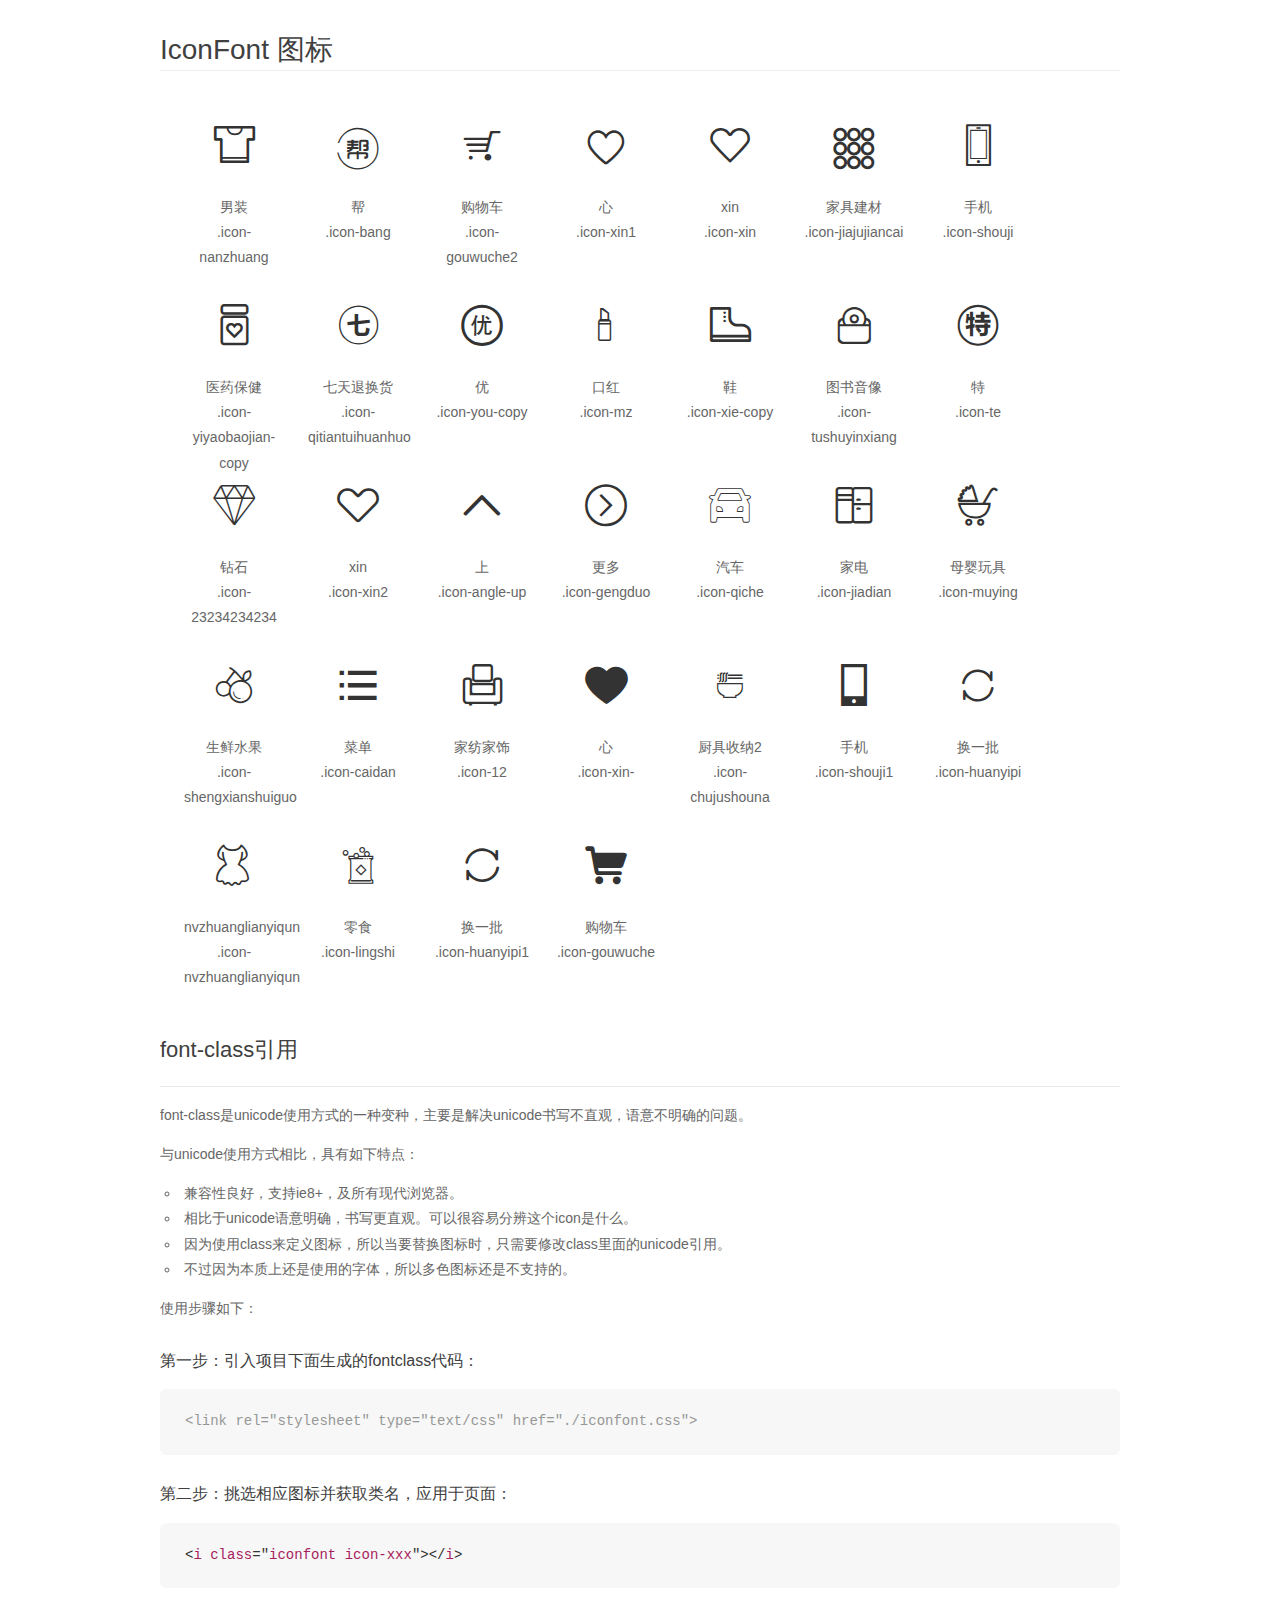
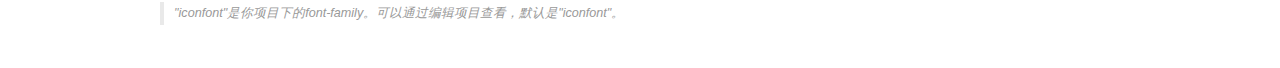
<file: iconfont/demo_fontclass.html>
<!DOCTYPE html>
<html>
<head>
    <meta charset="utf-8"/>
    <title>IconFont</title>
    <link rel="stylesheet" href="demo.css">
    <link rel="stylesheet" href="iconfont.css">
</head>
<body>
    <div class="main markdown">
        <h1>IconFont 图标</h1>
        <ul class="icon_lists clear">
            
                <li>
                <i class="icon iconfont icon-nanzhuang"></i>
                    <div class="name">男装</div>
                    <div class="fontclass">.icon-nanzhuang</div>
                </li>
            
                <li>
                <i class="icon iconfont icon-bang"></i>
                    <div class="name">帮</div>
                    <div class="fontclass">.icon-bang</div>
                </li>
            
                <li>
                <i class="icon iconfont icon-gouwuche2"></i>
                    <div class="name">购物车</div>
                    <div class="fontclass">.icon-gouwuche2</div>
                </li>
            
                <li>
                <i class="icon iconfont icon-xin1"></i>
                    <div class="name">心</div>
                    <div class="fontclass">.icon-xin1</div>
                </li>
            
                <li>
                <i class="icon iconfont icon-xin"></i>
                    <div class="name">xin</div>
                    <div class="fontclass">.icon-xin</div>
                </li>
            
                <li>
                <i class="icon iconfont icon-jiajujiancai"></i>
                    <div class="name">家具建材</div>
                    <div class="fontclass">.icon-jiajujiancai</div>
                </li>
            
                <li>
                <i class="icon iconfont icon-shouji"></i>
                    <div class="name">手机</div>
                    <div class="fontclass">.icon-shouji</div>
                </li>
            
                <li>
                <i class="icon iconfont icon-yiyaobaojian-copy"></i>
                    <div class="name">医药保健</div>
                    <div class="fontclass">.icon-yiyaobaojian-copy</div>
                </li>
            
                <li>
                <i class="icon iconfont icon-qitiantuihuanhuo"></i>
                    <div class="name">七天退换货</div>
                    <div class="fontclass">.icon-qitiantuihuanhuo</div>
                </li>
            
                <li>
                <i class="icon iconfont icon-you-copy"></i>
                    <div class="name">优</div>
                    <div class="fontclass">.icon-you-copy</div>
                </li>
            
                <li>
                <i class="icon iconfont icon-mz"></i>
                    <div class="name">口红</div>
                    <div class="fontclass">.icon-mz</div>
                </li>
            
                <li>
                <i class="icon iconfont icon-xie-copy"></i>
                    <div class="name">鞋</div>
                    <div class="fontclass">.icon-xie-copy</div>
                </li>
            
                <li>
                <i class="icon iconfont icon-tushuyinxiang"></i>
                    <div class="name">图书音像</div>
                    <div class="fontclass">.icon-tushuyinxiang</div>
                </li>
            
                <li>
                <i class="icon iconfont icon-te"></i>
                    <div class="name">特</div>
                    <div class="fontclass">.icon-te</div>
                </li>
            
                <li>
                <i class="icon iconfont icon-23234234234"></i>
                    <div class="name">钻石</div>
                    <div class="fontclass">.icon-23234234234</div>
                </li>
            
                <li>
                <i class="icon iconfont icon-xin2"></i>
                    <div class="name">xin</div>
                    <div class="fontclass">.icon-xin2</div>
                </li>
            
                <li>
                <i class="icon iconfont icon-angle-up"></i>
                    <div class="name">上</div>
                    <div class="fontclass">.icon-angle-up</div>
                </li>
            
                <li>
                <i class="icon iconfont icon-gengduo"></i>
                    <div class="name">更多</div>
                    <div class="fontclass">.icon-gengduo</div>
                </li>
            
                <li>
                <i class="icon iconfont icon-qiche"></i>
                    <div class="name">汽车</div>
                    <div class="fontclass">.icon-qiche</div>
                </li>
            
                <li>
                <i class="icon iconfont icon-jiadian"></i>
                    <div class="name">家电</div>
                    <div class="fontclass">.icon-jiadian</div>
                </li>
            
                <li>
                <i class="icon iconfont icon-muying"></i>
                    <div class="name">母婴玩具</div>
                    <div class="fontclass">.icon-muying</div>
                </li>
            
                <li>
                <i class="icon iconfont icon-shengxianshuiguo"></i>
                    <div class="name">生鲜水果</div>
                    <div class="fontclass">.icon-shengxianshuiguo</div>
                </li>
            
                <li>
                <i class="icon iconfont icon-caidan"></i>
                    <div class="name">菜单</div>
                    <div class="fontclass">.icon-caidan</div>
                </li>
            
                <li>
                <i class="icon iconfont icon-12"></i>
                    <div class="name">家纺家饰</div>
                    <div class="fontclass">.icon-12</div>
                </li>
            
                <li>
                <i class="icon iconfont icon-xin-"></i>
                    <div class="name">心</div>
                    <div class="fontclass">.icon-xin-</div>
                </li>
            
                <li>
                <i class="icon iconfont icon-chujushouna"></i>
                    <div class="name">厨具收纳2</div>
                    <div class="fontclass">.icon-chujushouna</div>
                </li>
            
                <li>
                <i class="icon iconfont icon-shouji1"></i>
                    <div class="name">手机</div>
                    <div class="fontclass">.icon-shouji1</div>
                </li>
            
                <li>
                <i class="icon iconfont icon-huanyipi"></i>
                    <div class="name">换一批</div>
                    <div class="fontclass">.icon-huanyipi</div>
                </li>
            
                <li>
                <i class="icon iconfont icon-nvzhuanglianyiqun"></i>
                    <div class="name">nvzhuanglianyiqun</div>
                    <div class="fontclass">.icon-nvzhuanglianyiqun</div>
                </li>
            
                <li>
                <i class="icon iconfont icon-lingshi"></i>
                    <div class="name">零食</div>
                    <div class="fontclass">.icon-lingshi</div>
                </li>
            
                <li>
                <i class="icon iconfont icon-huanyipi1"></i>
                    <div class="name">换一批</div>
                    <div class="fontclass">.icon-huanyipi1</div>
                </li>
            
                <li>
                <i class="icon iconfont icon-gouwuche"></i>
                    <div class="name">购物车</div>
                    <div class="fontclass">.icon-gouwuche</div>
                </li>
            
        </ul>

        <h2 id="font-class-">font-class引用</h2>
        <hr>

        <p>font-class是unicode使用方式的一种变种，主要是解决unicode书写不直观，语意不明确的问题。</p>
        <p>与unicode使用方式相比，具有如下特点：</p>
        <ul>
        <li>兼容性良好，支持ie8+，及所有现代浏览器。</li>
        <li>相比于unicode语意明确，书写更直观。可以很容易分辨这个icon是什么。</li>
        <li>因为使用class来定义图标，所以当要替换图标时，只需要修改class里面的unicode引用。</li>
        <li>不过因为本质上还是使用的字体，所以多色图标还是不支持的。</li>
        </ul>
        <p>使用步骤如下：</p>
        <h3 id="-fontclass-">第一步：引入项目下面生成的fontclass代码：</h3>


        <pre><code class="lang-js hljs javascript"><span class="hljs-comment">&lt;link rel="stylesheet" type="text/css" href="./iconfont.css"&gt;</span></code></pre>
        <h3 id="-">第二步：挑选相应图标并获取类名，应用于页面：</h3>
        <pre><code class="lang-css hljs">&lt;<span class="hljs-selector-tag">i</span> <span class="hljs-selector-tag">class</span>="<span class="hljs-selector-tag">iconfont</span> <span class="hljs-selector-tag">icon-xxx</span>"&gt;&lt;/<span class="hljs-selector-tag">i</span>&gt;</code></pre>
        <blockquote>
        <p>"iconfont"是你项目下的font-family。可以通过编辑项目查看，默认是"iconfont"。</p>
        </blockquote>
    </div>
</body>
</html>
</file>
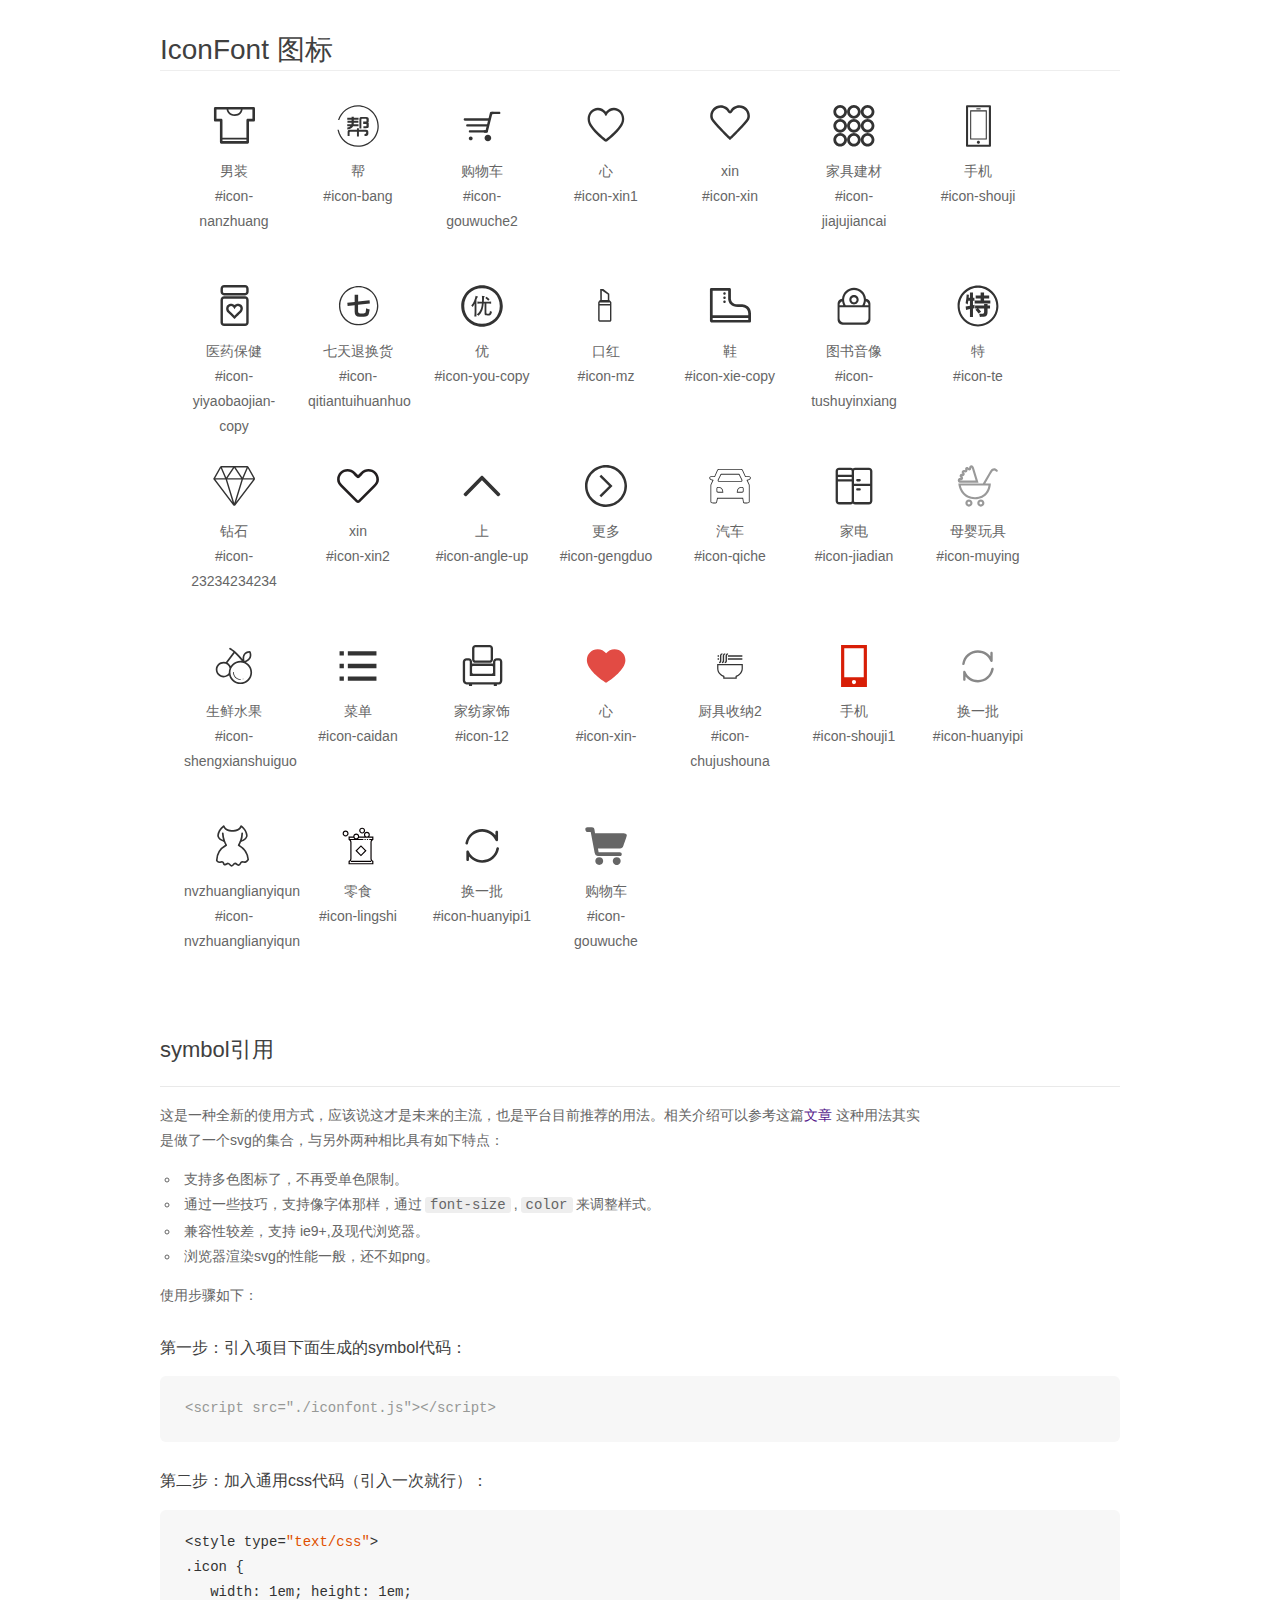
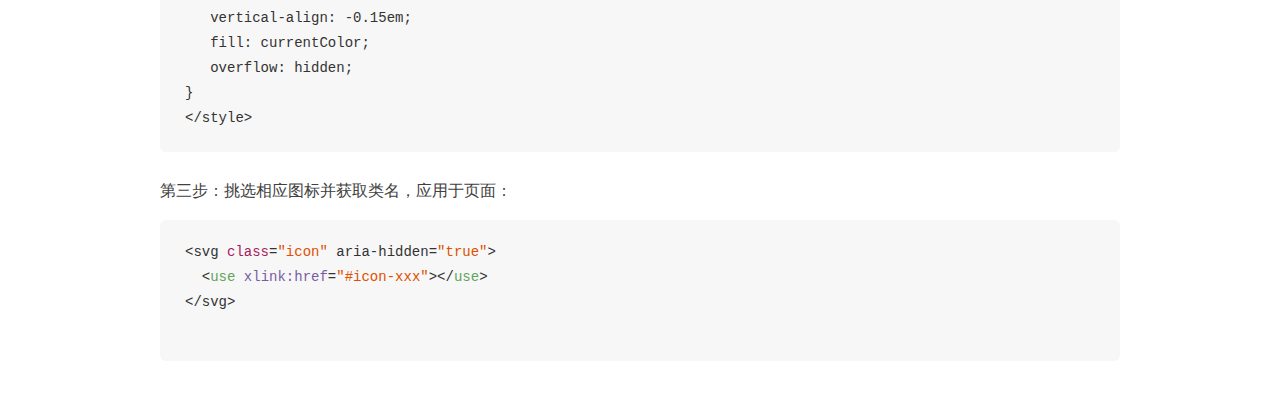
<file: iconfont/demo_symbol.html>
<!DOCTYPE html>
<html>
<head>
    <meta charset="utf-8"/>
    <title>IconFont</title>
    <link rel="stylesheet" href="demo.css">
    <script src="iconfont.js"></script>

    <style type="text/css">
        .icon {
          /* 通过设置 font-size 来改变图标大小 */
          width: 1em; height: 1em;
          /* 图标和文字相邻时，垂直对齐 */
          vertical-align: -0.15em;
          /* 通过设置 color 来改变 SVG 的颜色/fill */
          fill: currentColor;
          /* path 和 stroke 溢出 viewBox 部分在 IE 下会显示
             normalize.css 中也包含这行 */
          overflow: hidden;
        }

    </style>
</head>
<body>
    <div class="main markdown">
        <h1>IconFont 图标</h1>
        <ul class="icon_lists clear">
            
                <li>
                    <svg class="icon" aria-hidden="true">
                        <use xlink:href="#icon-nanzhuang"></use>
                    </svg>
                    <div class="name">男装</div>
                    <div class="fontclass">#icon-nanzhuang</div>
                </li>
            
                <li>
                    <svg class="icon" aria-hidden="true">
                        <use xlink:href="#icon-bang"></use>
                    </svg>
                    <div class="name">帮</div>
                    <div class="fontclass">#icon-bang</div>
                </li>
            
                <li>
                    <svg class="icon" aria-hidden="true">
                        <use xlink:href="#icon-gouwuche2"></use>
                    </svg>
                    <div class="name">购物车</div>
                    <div class="fontclass">#icon-gouwuche2</div>
                </li>
            
                <li>
                    <svg class="icon" aria-hidden="true">
                        <use xlink:href="#icon-xin1"></use>
                    </svg>
                    <div class="name">心</div>
                    <div class="fontclass">#icon-xin1</div>
                </li>
            
                <li>
                    <svg class="icon" aria-hidden="true">
                        <use xlink:href="#icon-xin"></use>
                    </svg>
                    <div class="name">xin</div>
                    <div class="fontclass">#icon-xin</div>
                </li>
            
                <li>
                    <svg class="icon" aria-hidden="true">
                        <use xlink:href="#icon-jiajujiancai"></use>
                    </svg>
                    <div class="name">家具建材</div>
                    <div class="fontclass">#icon-jiajujiancai</div>
                </li>
            
                <li>
                    <svg class="icon" aria-hidden="true">
                        <use xlink:href="#icon-shouji"></use>
                    </svg>
                    <div class="name">手机</div>
                    <div class="fontclass">#icon-shouji</div>
                </li>
            
                <li>
                    <svg class="icon" aria-hidden="true">
                        <use xlink:href="#icon-yiyaobaojian-copy"></use>
                    </svg>
                    <div class="name">医药保健</div>
                    <div class="fontclass">#icon-yiyaobaojian-copy</div>
                </li>
            
                <li>
                    <svg class="icon" aria-hidden="true">
                        <use xlink:href="#icon-qitiantuihuanhuo"></use>
                    </svg>
                    <div class="name">七天退换货</div>
                    <div class="fontclass">#icon-qitiantuihuanhuo</div>
                </li>
            
                <li>
                    <svg class="icon" aria-hidden="true">
                        <use xlink:href="#icon-you-copy"></use>
                    </svg>
                    <div class="name">优</div>
                    <div class="fontclass">#icon-you-copy</div>
                </li>
            
                <li>
                    <svg class="icon" aria-hidden="true">
                        <use xlink:href="#icon-mz"></use>
                    </svg>
                    <div class="name">口红</div>
                    <div class="fontclass">#icon-mz</div>
                </li>
            
                <li>
                    <svg class="icon" aria-hidden="true">
                        <use xlink:href="#icon-xie-copy"></use>
                    </svg>
                    <div class="name">鞋</div>
                    <div class="fontclass">#icon-xie-copy</div>
                </li>
            
                <li>
                    <svg class="icon" aria-hidden="true">
                        <use xlink:href="#icon-tushuyinxiang"></use>
                    </svg>
                    <div class="name">图书音像</div>
                    <div class="fontclass">#icon-tushuyinxiang</div>
                </li>
            
                <li>
                    <svg class="icon" aria-hidden="true">
                        <use xlink:href="#icon-te"></use>
                    </svg>
                    <div class="name">特</div>
                    <div class="fontclass">#icon-te</div>
                </li>
            
                <li>
                    <svg class="icon" aria-hidden="true">
                        <use xlink:href="#icon-23234234234"></use>
                    </svg>
                    <div class="name">钻石</div>
                    <div class="fontclass">#icon-23234234234</div>
                </li>
            
                <li>
                    <svg class="icon" aria-hidden="true">
                        <use xlink:href="#icon-xin2"></use>
                    </svg>
                    <div class="name">xin</div>
                    <div class="fontclass">#icon-xin2</div>
                </li>
            
                <li>
                    <svg class="icon" aria-hidden="true">
                        <use xlink:href="#icon-angle-up"></use>
                    </svg>
                    <div class="name">上</div>
                    <div class="fontclass">#icon-angle-up</div>
                </li>
            
                <li>
                    <svg class="icon" aria-hidden="true">
                        <use xlink:href="#icon-gengduo"></use>
                    </svg>
                    <div class="name">更多</div>
                    <div class="fontclass">#icon-gengduo</div>
                </li>
            
                <li>
                    <svg class="icon" aria-hidden="true">
                        <use xlink:href="#icon-qiche"></use>
                    </svg>
                    <div class="name">汽车</div>
                    <div class="fontclass">#icon-qiche</div>
                </li>
            
                <li>
                    <svg class="icon" aria-hidden="true">
                        <use xlink:href="#icon-jiadian"></use>
                    </svg>
                    <div class="name">家电</div>
                    <div class="fontclass">#icon-jiadian</div>
                </li>
            
                <li>
                    <svg class="icon" aria-hidden="true">
                        <use xlink:href="#icon-muying"></use>
                    </svg>
                    <div class="name">母婴玩具</div>
                    <div class="fontclass">#icon-muying</div>
                </li>
            
                <li>
                    <svg class="icon" aria-hidden="true">
                        <use xlink:href="#icon-shengxianshuiguo"></use>
                    </svg>
                    <div class="name">生鲜水果</div>
                    <div class="fontclass">#icon-shengxianshuiguo</div>
                </li>
            
                <li>
                    <svg class="icon" aria-hidden="true">
                        <use xlink:href="#icon-caidan"></use>
                    </svg>
                    <div class="name">菜单</div>
                    <div class="fontclass">#icon-caidan</div>
                </li>
            
                <li>
                    <svg class="icon" aria-hidden="true">
                        <use xlink:href="#icon-12"></use>
                    </svg>
                    <div class="name">家纺家饰</div>
                    <div class="fontclass">#icon-12</div>
                </li>
            
                <li>
                    <svg class="icon" aria-hidden="true">
                        <use xlink:href="#icon-xin-"></use>
                    </svg>
                    <div class="name">心</div>
                    <div class="fontclass">#icon-xin-</div>
                </li>
            
                <li>
                    <svg class="icon" aria-hidden="true">
                        <use xlink:href="#icon-chujushouna"></use>
                    </svg>
                    <div class="name">厨具收纳2</div>
                    <div class="fontclass">#icon-chujushouna</div>
                </li>
            
                <li>
                    <svg class="icon" aria-hidden="true">
                        <use xlink:href="#icon-shouji1"></use>
                    </svg>
                    <div class="name">手机</div>
                    <div class="fontclass">#icon-shouji1</div>
                </li>
            
                <li>
                    <svg class="icon" aria-hidden="true">
                        <use xlink:href="#icon-huanyipi"></use>
                    </svg>
                    <div class="name">换一批</div>
                    <div class="fontclass">#icon-huanyipi</div>
                </li>
            
                <li>
                    <svg class="icon" aria-hidden="true">
                        <use xlink:href="#icon-nvzhuanglianyiqun"></use>
                    </svg>
                    <div class="name">nvzhuanglianyiqun</div>
                    <div class="fontclass">#icon-nvzhuanglianyiqun</div>
                </li>
            
                <li>
                    <svg class="icon" aria-hidden="true">
                        <use xlink:href="#icon-lingshi"></use>
                    </svg>
                    <div class="name">零食</div>
                    <div class="fontclass">#icon-lingshi</div>
                </li>
            
                <li>
                    <svg class="icon" aria-hidden="true">
                        <use xlink:href="#icon-huanyipi1"></use>
                    </svg>
                    <div class="name">换一批</div>
                    <div class="fontclass">#icon-huanyipi1</div>
                </li>
            
                <li>
                    <svg class="icon" aria-hidden="true">
                        <use xlink:href="#icon-gouwuche"></use>
                    </svg>
                    <div class="name">购物车</div>
                    <div class="fontclass">#icon-gouwuche</div>
                </li>
            
        </ul>


        <h2 id="symbol-">symbol引用</h2>
        <hr>

        <p>这是一种全新的使用方式，应该说这才是未来的主流，也是平台目前推荐的用法。相关介绍可以参考这篇<a href="">文章</a>
        这种用法其实是做了一个svg的集合，与另外两种相比具有如下特点：</p>
        <ul>
          <li>支持多色图标了，不再受单色限制。</li>
          <li>通过一些技巧，支持像字体那样，通过<code>font-size</code>,<code>color</code>来调整样式。</li>
          <li>兼容性较差，支持 ie9+,及现代浏览器。</li>
          <li>浏览器渲染svg的性能一般，还不如png。</li>
        </ul>
        <p>使用步骤如下：</p>
        <h3 id="-symbol-">第一步：引入项目下面生成的symbol代码：</h3>
        <pre><code class="lang-js hljs javascript"><span class="hljs-comment">&lt;script src="./iconfont.js"&gt;&lt;/script&gt;</span></code></pre>
        <h3 id="-css-">第二步：加入通用css代码（引入一次就行）：</h3>
        <pre><code class="lang-js hljs javascript">&lt;style type=<span class="hljs-string">"text/css"</span>&gt;
.icon {
   width: <span class="hljs-number">1</span>em; height: <span class="hljs-number">1</span>em;
   vertical-align: <span class="hljs-number">-0.15</span>em;
   fill: currentColor;
   overflow: hidden;
}
&lt;<span class="hljs-regexp">/style&gt;</span></code></pre>
        <h3 id="-">第三步：挑选相应图标并获取类名，应用于页面：</h3>
        <pre><code class="lang-js hljs javascript">&lt;svg <span class="hljs-class"><span class="hljs-keyword">class</span></span>=<span class="hljs-string">"icon"</span> aria-hidden=<span class="hljs-string">"true"</span>&gt;<span class="xml"><span class="hljs-tag">
  &lt;<span class="hljs-name">use</span> <span class="hljs-attr">xlink:href</span>=<span class="hljs-string">"#icon-xxx"</span>&gt;</span><span class="hljs-tag">&lt;/<span class="hljs-name">use</span>&gt;</span>
</span>&lt;<span class="hljs-regexp">/svg&gt;
        </span></code></pre>
    </div>
</body>
</html>
</file>
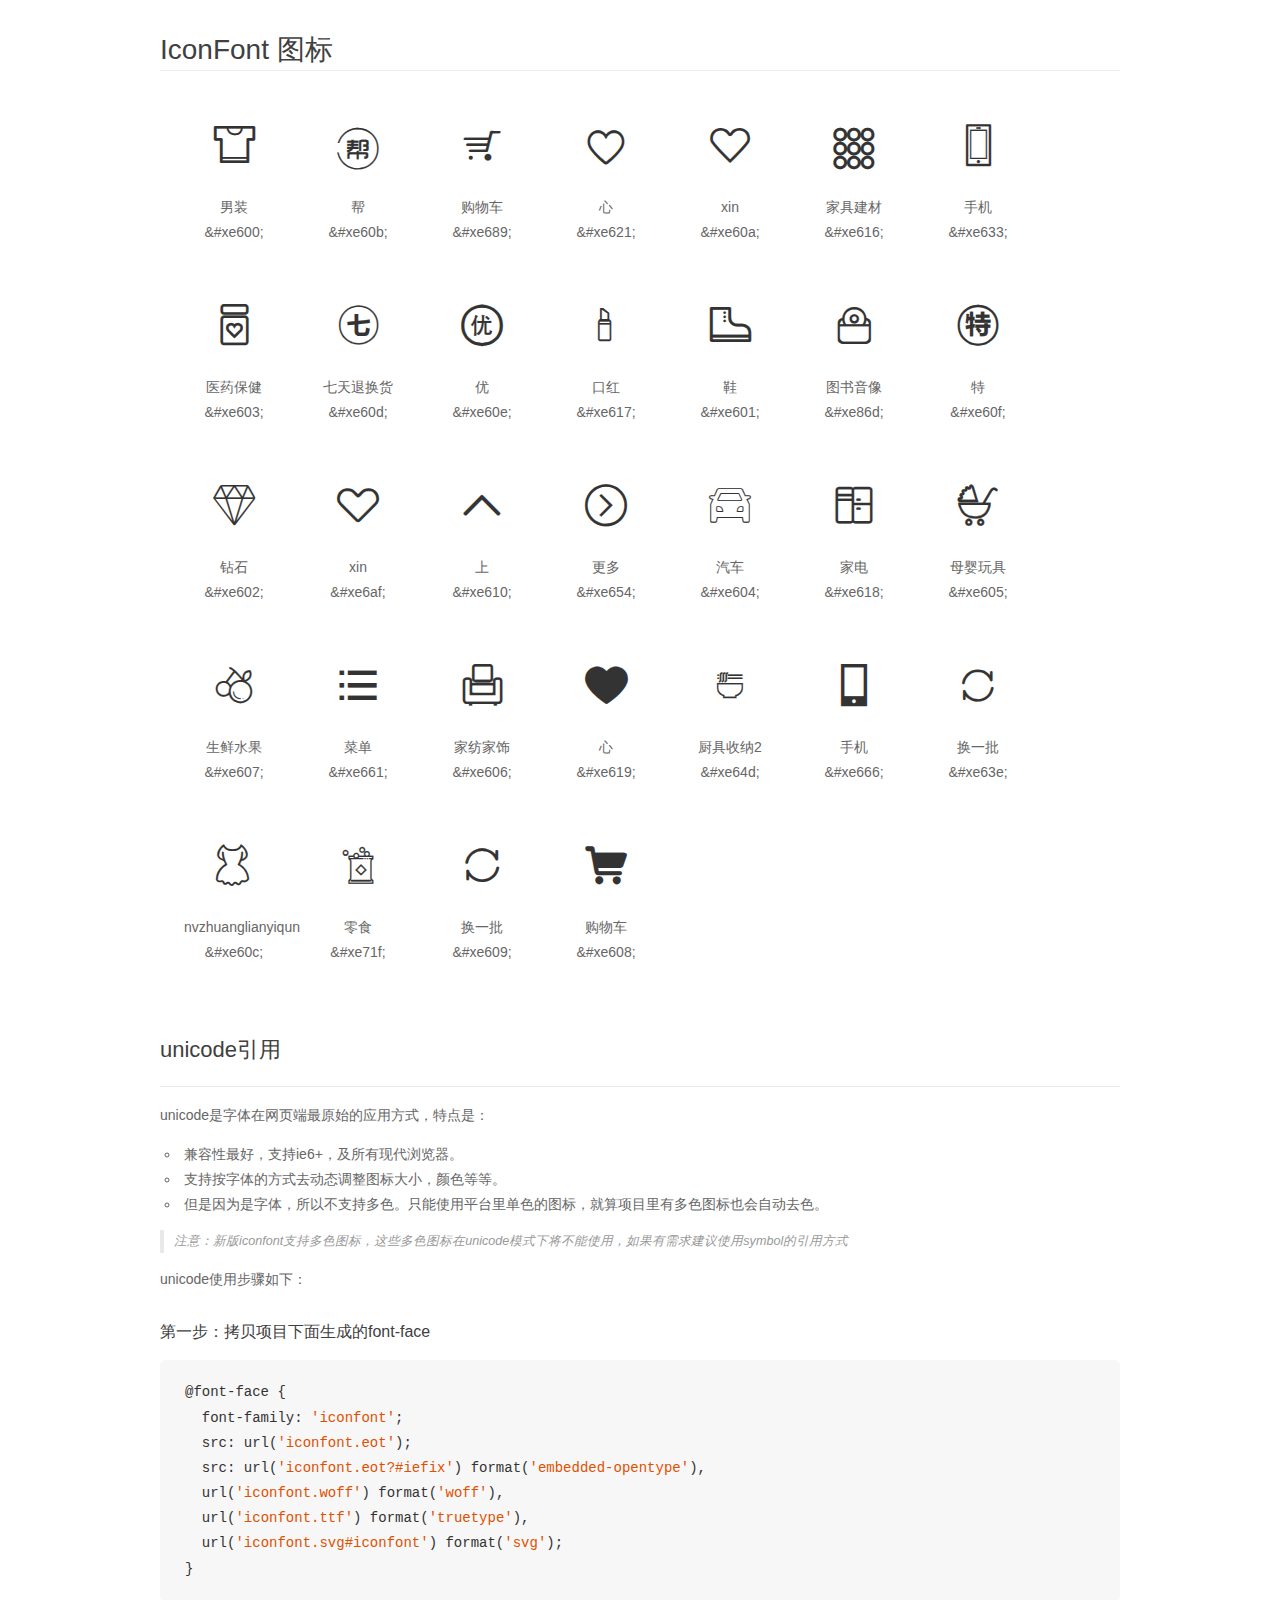
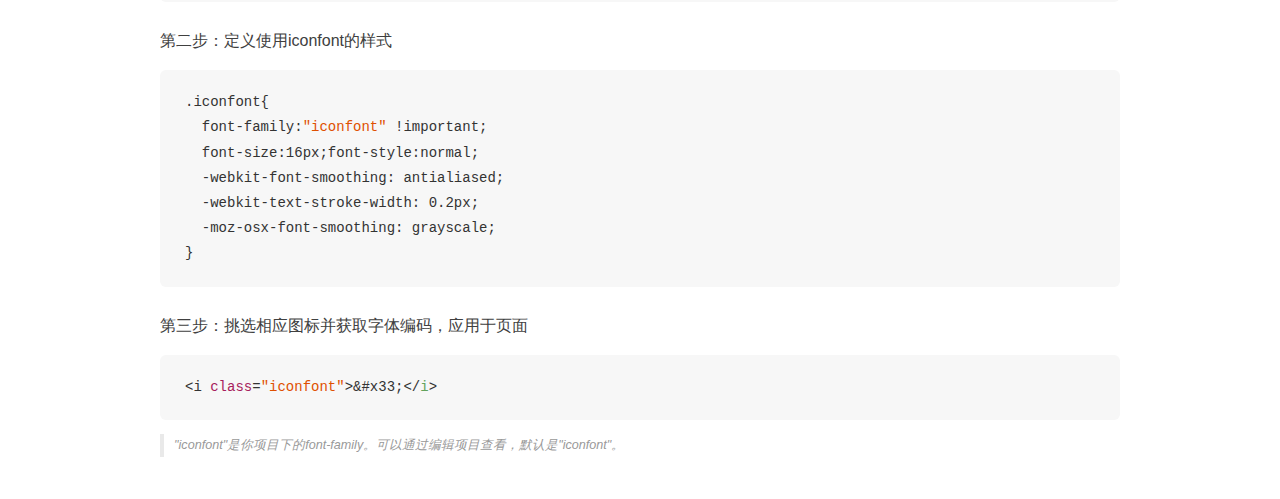
<file: iconfont/demo_unicode.html>
<!DOCTYPE html>
<html>
<head>
    <meta charset="utf-8"/>
    <title>IconFont</title>
    <link rel="stylesheet" href="demo.css">

    <style type="text/css">

        @font-face {font-family: "iconfont";
          src: url('iconfont.eot'); /* IE9*/
          src: url('iconfont.eot#iefix') format('embedded-opentype'), /* IE6-IE8 */
          url('iconfont.woff') format('woff'), /* chrome, firefox */
          url('iconfont.ttf') format('truetype'), /* chrome, firefox, opera, Safari, Android, iOS 4.2+*/
          url('iconfont.svg#iconfont') format('svg'); /* iOS 4.1- */
        }

        .iconfont {
          font-family:"iconfont" !important;
          font-size:16px;
          font-style:normal;
          -webkit-font-smoothing: antialiased;
          -webkit-text-stroke-width: 0.2px;
          -moz-osx-font-smoothing: grayscale;
        }

    </style>
</head>
<body>
    <div class="main markdown">
        <h1>IconFont 图标</h1>
        <ul class="icon_lists clear">
            
                <li>
                <i class="icon iconfont">&#xe600;</i>
                    <div class="name">男装</div>
                    <div class="code">&amp;#xe600;</div>
                </li>
            
                <li>
                <i class="icon iconfont">&#xe60b;</i>
                    <div class="name">帮</div>
                    <div class="code">&amp;#xe60b;</div>
                </li>
            
                <li>
                <i class="icon iconfont">&#xe689;</i>
                    <div class="name">购物车</div>
                    <div class="code">&amp;#xe689;</div>
                </li>
            
                <li>
                <i class="icon iconfont">&#xe621;</i>
                    <div class="name">心</div>
                    <div class="code">&amp;#xe621;</div>
                </li>
            
                <li>
                <i class="icon iconfont">&#xe60a;</i>
                    <div class="name">xin</div>
                    <div class="code">&amp;#xe60a;</div>
                </li>
            
                <li>
                <i class="icon iconfont">&#xe616;</i>
                    <div class="name">家具建材</div>
                    <div class="code">&amp;#xe616;</div>
                </li>
            
                <li>
                <i class="icon iconfont">&#xe633;</i>
                    <div class="name">手机</div>
                    <div class="code">&amp;#xe633;</div>
                </li>
            
                <li>
                <i class="icon iconfont">&#xe603;</i>
                    <div class="name">医药保健</div>
                    <div class="code">&amp;#xe603;</div>
                </li>
            
                <li>
                <i class="icon iconfont">&#xe60d;</i>
                    <div class="name">七天退换货</div>
                    <div class="code">&amp;#xe60d;</div>
                </li>
            
                <li>
                <i class="icon iconfont">&#xe60e;</i>
                    <div class="name">优</div>
                    <div class="code">&amp;#xe60e;</div>
                </li>
            
                <li>
                <i class="icon iconfont">&#xe617;</i>
                    <div class="name">口红</div>
                    <div class="code">&amp;#xe617;</div>
                </li>
            
                <li>
                <i class="icon iconfont">&#xe601;</i>
                    <div class="name">鞋</div>
                    <div class="code">&amp;#xe601;</div>
                </li>
            
                <li>
                <i class="icon iconfont">&#xe86d;</i>
                    <div class="name">图书音像</div>
                    <div class="code">&amp;#xe86d;</div>
                </li>
            
                <li>
                <i class="icon iconfont">&#xe60f;</i>
                    <div class="name">特</div>
                    <div class="code">&amp;#xe60f;</div>
                </li>
            
                <li>
                <i class="icon iconfont">&#xe602;</i>
                    <div class="name">钻石</div>
                    <div class="code">&amp;#xe602;</div>
                </li>
            
                <li>
                <i class="icon iconfont">&#xe6af;</i>
                    <div class="name">xin</div>
                    <div class="code">&amp;#xe6af;</div>
                </li>
            
                <li>
                <i class="icon iconfont">&#xe610;</i>
                    <div class="name">上</div>
                    <div class="code">&amp;#xe610;</div>
                </li>
            
                <li>
                <i class="icon iconfont">&#xe654;</i>
                    <div class="name">更多</div>
                    <div class="code">&amp;#xe654;</div>
                </li>
            
                <li>
                <i class="icon iconfont">&#xe604;</i>
                    <div class="name">汽车</div>
                    <div class="code">&amp;#xe604;</div>
                </li>
            
                <li>
                <i class="icon iconfont">&#xe618;</i>
                    <div class="name">家电</div>
                    <div class="code">&amp;#xe618;</div>
                </li>
            
                <li>
                <i class="icon iconfont">&#xe605;</i>
                    <div class="name">母婴玩具</div>
                    <div class="code">&amp;#xe605;</div>
                </li>
            
                <li>
                <i class="icon iconfont">&#xe607;</i>
                    <div class="name">生鲜水果</div>
                    <div class="code">&amp;#xe607;</div>
                </li>
            
                <li>
                <i class="icon iconfont">&#xe661;</i>
                    <div class="name">菜单</div>
                    <div class="code">&amp;#xe661;</div>
                </li>
            
                <li>
                <i class="icon iconfont">&#xe606;</i>
                    <div class="name">家纺家饰</div>
                    <div class="code">&amp;#xe606;</div>
                </li>
            
                <li>
                <i class="icon iconfont">&#xe619;</i>
                    <div class="name">心</div>
                    <div class="code">&amp;#xe619;</div>
                </li>
            
                <li>
                <i class="icon iconfont">&#xe64d;</i>
                    <div class="name">厨具收纳2</div>
                    <div class="code">&amp;#xe64d;</div>
                </li>
            
                <li>
                <i class="icon iconfont">&#xe666;</i>
                    <div class="name">手机</div>
                    <div class="code">&amp;#xe666;</div>
                </li>
            
                <li>
                <i class="icon iconfont">&#xe63e;</i>
                    <div class="name">换一批</div>
                    <div class="code">&amp;#xe63e;</div>
                </li>
            
                <li>
                <i class="icon iconfont">&#xe60c;</i>
                    <div class="name">nvzhuanglianyiqun</div>
                    <div class="code">&amp;#xe60c;</div>
                </li>
            
                <li>
                <i class="icon iconfont">&#xe71f;</i>
                    <div class="name">零食</div>
                    <div class="code">&amp;#xe71f;</div>
                </li>
            
                <li>
                <i class="icon iconfont">&#xe609;</i>
                    <div class="name">换一批</div>
                    <div class="code">&amp;#xe609;</div>
                </li>
            
                <li>
                <i class="icon iconfont">&#xe608;</i>
                    <div class="name">购物车</div>
                    <div class="code">&amp;#xe608;</div>
                </li>
            
        </ul>
        <h2 id="unicode-">unicode引用</h2>
        <hr>

        <p>unicode是字体在网页端最原始的应用方式，特点是：</p>
        <ul>
        <li>兼容性最好，支持ie6+，及所有现代浏览器。</li>
        <li>支持按字体的方式去动态调整图标大小，颜色等等。</li>
        <li>但是因为是字体，所以不支持多色。只能使用平台里单色的图标，就算项目里有多色图标也会自动去色。</li>
        </ul>
        <blockquote>
        <p>注意：新版iconfont支持多色图标，这些多色图标在unicode模式下将不能使用，如果有需求建议使用symbol的引用方式</p>
        </blockquote>
        <p>unicode使用步骤如下：</p>
        <h3 id="-font-face">第一步：拷贝项目下面生成的font-face</h3>
        <pre><code class="lang-js hljs javascript">@font-face {
  font-family: <span class="hljs-string">'iconfont'</span>;
  src: url(<span class="hljs-string">'iconfont.eot'</span>);
  src: url(<span class="hljs-string">'iconfont.eot?#iefix'</span>) format(<span class="hljs-string">'embedded-opentype'</span>),
  url(<span class="hljs-string">'iconfont.woff'</span>) format(<span class="hljs-string">'woff'</span>),
  url(<span class="hljs-string">'iconfont.ttf'</span>) format(<span class="hljs-string">'truetype'</span>),
  url(<span class="hljs-string">'iconfont.svg#iconfont'</span>) format(<span class="hljs-string">'svg'</span>);
}
</code></pre>
        <h3 id="-iconfont-">第二步：定义使用iconfont的样式</h3>
        <pre><code class="lang-js hljs javascript">.iconfont{
  font-family:<span class="hljs-string">"iconfont"</span> !important;
  font-size:<span class="hljs-number">16</span>px;font-style:normal;
  -webkit-font-smoothing: antialiased;
  -webkit-text-stroke-width: <span class="hljs-number">0.2</span>px;
  -moz-osx-font-smoothing: grayscale;
}
</code></pre>
        <h3 id="-">第三步：挑选相应图标并获取字体编码，应用于页面</h3>
        <pre><code class="lang-js hljs javascript">&lt;i <span class="hljs-class"><span class="hljs-keyword">class</span></span>=<span class="hljs-string">"iconfont"</span>&gt;&amp;#x33;<span class="xml"><span class="hljs-tag">&lt;/<span class="hljs-name">i</span>&gt;</span></span></code></pre>

        <blockquote>
        <p>"iconfont"是你项目下的font-family。可以通过编辑项目查看，默认是"iconfont"。</p>
        </blockquote>
    </div>


</body>
</html>
</file>
<file: css/index.css>
/*
* @Author: Administrator
* @Date:   2017-09-29 18:10:50
* @Last Modified by:   Administrator
* @Last Modified time: 2017-11-09 08:26:44
*/
@import url('base.css');
/* banner开始 */
.banner{
	width: 100%;
	height: 500px;
	background: black;
	position: relative;
	border-top: 1px solid red;
}
.banner-box{
	width:1230px;
	height:100%;
	position: absolute;
	top:0;;
	left: 50%;
	margin-left: -615px;
}
.bannerleft{
	width: 200px;
	height: 499px;
	/* background: rgba(1, 1, 1, 0.5); */
	position: absolute;
	left: 0px;
	top: 0;
	margin-left: -16px;
	z-index: 100;
}

.bannerleft-list{
	width: 200px;
	height: 499px;
    margin-top: 1px;
    background: rgba(0, 0, 0, 0.5);
    position: absolute;
}
.bannerleft-list li{
	width: 200px;
	height: 31px;
	background: rgba(1, 1, 1, 0);
	display: block;
	float: left;
}
.bannerleft-list li:hover{
	background: #ffffff;
}
.bannerleft-list li:first-child:hover .bannerleft-list1,.bannerleft-list li:first-child:hover .icon-nvzhuanglianyiqun{
	color: #e5457a;
}
.bannerleft-list li:nth-of-type(2):hover .bannerleft-list1,.bannerleft-list li:nth-child(2):hover .icon-nanzhuang{
	color: #447fef;
}
.bannerleft-list li:nth-of-type(3):hover .bannerleft-list1,.bannerleft-list li:nth-child(3):hover .icon-xie-copy{
	color: #694eed;
}
.bannerleft-list li:nth-of-type(4):hover .bannerleft-list1,.bannerleft-list li:nth-child(4):hover .icon-mz{
	color: #e5457a;
}
.bannerleft-list li:nth-of-type(5):hover .bannerleft-list1,.bannerleft-list li:nth-child(5):hover .icon-23234234234{
	color: #694eed;
}
.bannerleft-list li:nth-of-type(6):hover .bannerleft-list1,.bannerleft-list li:nth-child(6):hover .icon-shouji{
	color: #4780ef;
}
.bannerleft-list li:nth-of-type(7):hover .bannerleft-list1,.bannerleft-list li:nth-child(7):hover .icon-muying{
	color: #fa5e5e;
}
.bannerleft-list li:nth-of-type(8):hover .bannerleft-list1,.bannerleft-list li:nth-child(8):hover .icon-lingshi{
	color: #f7a831;
}
.bannerleft-list li:nth-of-type(9):hover .bannerleft-list1,.bannerleft-list li:nth-child(9):hover .icon-shengxianshuiguo{
	color: #f7a831;
}
.bannerleft-list li:nth-of-type(10):hover .bannerleft-list1,.bannerleft-list li:nth-child(10):hover .icon-jiadian{
	color: #427def;
}
.bannerleft-list li:nth-of-type(11):hover .bannerleft-list1,.bannerleft-list li:nth-child(11):hover .icon-jiajujiancai{
	color: #dd2727;
}
.bannerleft-list li:nth-of-type(12):hover .bannerleft-list1,.bannerleft-list li:nth-child(12):hover .icon-qiche{
	color: #4780ef;
}
.bannerleft-list li:nth-of-type(13):hover .bannerleft-list1,.bannerleft-list li:nth-child(13):hover .icon-12{
	color: #f7a831;
}
.bannerleft-list li:nth-of-type(14):hover .bannerleft-list1,.bannerleft-list li:nth-child(14):hover .icon-yiyaobaojian-copy{
	color: #4fcdb8;
}
.bannerleft-list li:nth-of-type(15):hover .bannerleft-list1,.bannerleft-list li:nth-child(15):hover .icon-chujushouna{
	color: #dd2727;
}
.bannerleft-list li:nth-of-type(16):hover .bannerleft-list1,.bannerleft-list li:nth-child(16):hover .icon-tushuyinxiang{
	color: #3fc8b1;
}
.bannerleft-list1{
	/* width: 100px; */
	height: 31px;
	font-size: 14px;
	color: #ffffff;
	margin-top: 7px;
	margin-left: 17px;
	float: left;
	cursor: pointer;
}
.bannerleft-list .iconfont{
	cursor: pointer;
	color: #b7ae8b;
	margin-left: 13px;
	margin-top: 8px;
	float: left;
	width: 18px;
	height: 31px;
}
.pannel-con{
	height: 500px;
    width: 852px;
    left: 200px;
    position: absolute;
    background-color: #fff;
    display: none;
}
.pannel-conleft{
	float: left;
    width: 583px;
    height: 462px;
    margin: 19px 30px;

    /* background-color: yellow; */
}
.pannel-conline{
    overflow: hidden;	
}
.line-title{
	width: 60px;
    color: #333;
    margin-right: 30px;
    position: relative;
    font-size: 14px;
    font-weight: 700;
    line-height: 22px;
    height: 22px;
    float: left;
}
.line-title span{
	display: block;
    position: absolute;
    top: 0;
    right: -15px;
}
.line-con{
	width: 493px;
    float: left;
    /* background: red; */
}
.line-con a{
	display: block;
	height: 22px;
    line-height: 22px;
    font-size: 14px;
    color: #666;
    float: left;
    margin-left: 13px;
}
.line-con a:hover{
	color: #e54077;
}
.line-con a:nth-child(3),
.line-con a:nth-child(6),
.line-con a:nth-child(7),
.line-con a:nth-child(9),
.line-con a:nth-child(13),
.line-con a:nth-child(14),
.line-con a:nth-child(18),
.line-con a:nth-child(19),
.line-con a:nth-child(20),
.line-con a:nth-child(21),
.line-con a:nth-child(23){
	color: #e54077!important
}
.text-line{
	margin-bottom: 10.5px;
    border-bottom-width: 1px;
    border-bottom-style: dashed;
    border-bottom-color: #eee;
    border-bottom-color: rgba(0,0,0,.1);
    height: 10.5px;
}

.pannel-conright{
	float: left;
    background-color: #FAFAFA;
    width: 189px;
    padding: 10px;
    height: 480px;
}
.logo-box{
	overflow: hidden;
}
.logo-box a{
	float: left;
    width: 73px;
    margin-right: 1px;
    margin-bottom: 1px;
    height: 37px;
    padding: 5px 10px;
    overflow: hidden;
    background-color: #fff;
    position: relative;
}
.logo-box a::after{
	content: "";
	display: block;
	width: 100%;
	height: 100%;
	background: rgba(0, 0, 0, 0);
	position: absolute;
	left: 0;
	top: 0;
}
.logo-box a:hover::after{
	background: rgba(255, 255, 255, 0.5);
}
.logo-box a img{
	display: block;
	width: 100%;
	margin: 0 auto;
}
.going{
	overflow: hidden;
}
.going a{
	display: block;
    border-top: 10px solid #fafafa;
    background-color: #fff;
}
.going a img{
	float: left;
    width: 189px;
    height: 87px;
}
/* .bannerleft-list2{
	font-size: 14px;
	color: #a0a1a1;
	margin-right: 23px;
	margin-top: 12px;
	float: right;
} */
.banner-pic{
	width: 100%;
	height: 500px;
	display: block;
	background: #fff;
}
.banner-pic li{
	width: 100%;
	height: 100%;
	/*opacity: 0;*/
	/*z-index: 3;*/
	position: absolute;
	top: 0;
	left: 0;
	right: 0;
	margin-left: auto;
	margin-right: auto;
	display: none;
	/*transition: 2s;*/
}
.banner-pic .opacity{
	display: block;
	/*opacity: 1;*/
	/*z-index: 5;*/
}
.banner-pic li a{
	width: 1130px;
	height: 500px;
	position: absolute;
	top: 0;
	left: 0;
	right: 0;
	margin-left: auto;
	margin-right: auto;
}
.banner-pic li a img{
	margin: 0 auto;
	display: block;
	width: 100%;
	height: 100%;
}
.banner-picright1{
	display: block;
	width: 220px;
	height: 235px;
	background: rgba(254, 254, 254, 0.5);
	position: absolute;
	top: 11px;
	right: 74px;
	transition: all 0.5s;
}
.banner-picright2{
	display: block;
	width: 220px;
	height: 235px;
	background: rgba(254, 254, 254, 0.5);
	position: absolute;
	top: 256px;
	right: 74px;
	transition: all 0.5s;
}
.banner-picright1 img{
	width: 100%;
	height: 100%;
	display: block;
}
.banner-picright2 img{
	width: 100%;
	height: 100%;
	display: block;
}
.banner-picright1:hover{
	background: rgba(254, 254, 254, 1);
}
.banner-picright2:hover{
	background: rgba(254, 254, 254, 1);
}
.bannerhand-left{
	width: 41px;
	height: 69px;
	font-size: 30px;
	color: #9f9fa1;
	background: rgba(0, 0, 0, 0);
	text-align: center;
	line-height: 60px;
	position: absolute;
	top: 0;
	bottom: 0;
	margin-bottom: auto;
	margin-top: auto;
	left: 0;
	cursor: pointer;
}
.bannerhand-left:hover{
	background: rgba(1, 1, 1, 0.5);
}

.bannerhand-right{
	width: 41px;
	height: 69px;
	font-size: 30px;
	color: #9f9fa1;
	background: rgba(0, 0, 0, 0);
	line-height: 60px;
	text-align: center;
	position: absolute;
	top: 0;
	bottom: 0;
	margin-bottom: auto;
	margin-top: auto;
	right: 0;
	cursor: pointer;
}
.bannerhand-right:hover{
	background: rgba(1, 1, 1, 0.5);
}
.circle{
	width: 195px;
	height: 5px;
	background:rgba(0,0,0,0);
	position: absolute;
	right:0;
	left: 0;
	margin-left: auto;
	margin-right: auto;
	bottom: 25px;
	z-index: 10;
}
.circle li{
	width: 25px;
	height: 5px;
	/* border: 2px solid #747578;
	border-radius: 50%; */
	display: block;
	float: left;
	margin-right: 9px;
	cursor: pointer;
	background: rgba(0, 0, 0, 0.5);
	transition: all 2s;
}
.circle li:first-child{
	background: #fff;
}
.circle li:last-child{
	margin-right: 0;
}
/* banner结束 */
/* 导航开始 */
nav{
	width: 1230px;
	height: 138px;
	/* background: yellow; */
	padding-top: 28px;
	margin:0 auto;
	position: relative;
}
.navleft{
	width: 200px;
	height: 138px;
	/* background: green; */
	margin-left: -16px;
	float: left;
}
.navleft1{
	width: 100%;
	height: 40px;
	text-align: center;
	font-size: 40px;
	margin-top: 0;
	line-height: 40px;
	/* font-family: "楷体"; */
	color: #ff0036;
}
.navleft pre{
	color: #ff0036;
	font-size: 14px;
	line-height: 14px;
	margin-top: 8px;
	text-align: center;
}
.navleft img{
	width: 90px;
	display: block;
	position: absolute;
	bottom: 0px;
	margin-right: auto;
	margin-left: 55px;
}
.navleft2{
	width: 200px;
	height: 37px;
	background: #ff0036;
	position: absolute;
    bottom: -2px;
}
.navleft2 img{
	width: 15px;
	height: 12px;
	display: block;
	margin-bottom: 12px;
	margin-left: 15px;
	float: left;
}
.navleft2 .navleft2-1{
	width: 100px;
	height: 16px;
	color: #ffefff;
	font-size: 16px;
	line-height: 16px;
	margin-top: 11px;
	margin-left: 45px;
}
.navright{
	/*width: 1104px;*/
	height: 138px;
	/* background: gold; */
	float: left;
}
.navright1{
	width: 625px;
	height: 40px;
	margin-left: 117px;
	margin-top: 38px;
	/* background: red; */
}
.navright1-1{
	width: 484px;
	height: 36px;
	border: 2px solid #ff0036;
	float: left;
	padding-left: 8px;
	font-size: 14px;
	color: #666666;
}
.navright1-1:focus{
	outline: none;
	border-bottom: 2px solid #bebebe;
    color: #cccccc;
}

.navright1-2{
	width: 129px;
	height: 40px;
	background: #ff0036;
	border: none;
	float: right;
	font-size: 18px;
	color: #ffffff;
}
.navright2{
	width: 570px;
	height: 14px;
	/* background: yellow; */
	margin-left: 117px;
	margin-top: 8px;
}
.navright2 li{
	font-size: 14px;
	line-height: 14px;
	padding-right: 12px;
	border-right: 1px solid #cccccc;
	float: left;
	margin-left: 12px;
}
.navright2 li:first-child{
	margin-left: 0;
}
.navright2 li:last-child{
    border-right: none;
    padding-right: 0;
}
.navright2 li:first-child a,
.navright2 li:nth-child(4) a,
.navright2 li:nth-child(7) a,
.navright2 li:nth-child(9) a{
    color: #ff0036;
}
.navright2 li:nth-child(2) a,
.navright2 li:nth-child(3) a,
.navright2 li:nth-child(5) a,
.navright2 li:nth-child(6) a,
.navright2 li:nth-child(8) a{
    color: #999999;
}
.navright3{
	width: 806px;
	height: 27px;
	/* background: yellow; */
	margin-left: 10px;
	position: absolute;
	bottom: 0;
}
.navright3-1{
	width: 230px;
	height: 27px;
	/* background: red; */
	float: left;
}
.navright3-11{
	width: 107px;
	height: 27px;
	display: block;
	float: left;
}
.navright3 ul{
	width: 576px;
	height: 16px;
	/* background: green; */
	float: right;
}
.navright3 ul li{
	font-size: 14px;
	line-height: 14px;
	margin-right: 17px;
	float: left;
}
.navright3 ul li a{
	color: #333333;
}
.navright3 ul li:hover a{
	color: #ff0036;
}
/* 导航结束 */
/* 标题开始 */
header{
	width: 100%;
	height: 32px;
	border-bottom: 1px solid #e5e5e5;
	background: #f2f2f2;
}
.headercenter{
	width: 1230px;
	height: 23px;
	margin: 0 auto;
	/* background: red; */
	padding-top: 9px;
	position: relative;
}
.headercenter-left{
	width: 300px;
	height: 12px;
	/* background: yellow; */
	font-size: 12px;
	color: #999999;
	line-height: 12px;
	float: left;
}
.headercenter-left li{
	float: left;
	margin-right: 19px;
}
.headercenter-left li:last-child{
	margin-right: 0;
}
.headercenter-left li a{
	color: #999999;
}
.headercenter-left li a:hover{
	color: #ff0036;
}
.headercenter-right{
	width: 638px;
	height: 100%;
	right:0;
    /* background: yellow; */
    position: absolute;
    top: 0;
}
.headercenter-right>li{
	font-size: 12px;
	line-height: 12px;
	float: left;
	padding-left: 9px;
	padding-right: 6px;
	padding-top: 10px;
	padding-bottom: 10px;
	border-left: 1px solid transparent;
	border-right: 1px solid transparent;
	position: relative;
}
.headercenter-right>li:nth-child(4){
	margin-right: 0;
}
.headercenter-right>li:nth-child(5) i{
	padding-left: 14px;

	border-left: 1px solid #cccccc;
}
.headercenter-right>li a{
	color: #999999;
}
.headercenter-right1{
	display: block;
	height: 100%;
	float: left;

}
.headercenter-right3{
	display: block;
	float: left;

}
.header_popup{
	width: 74px;
	line-height: 1.4;
    padding: 8px 10px;
    background: #fff;
    position: absolute;
    top: 33px;
    left: -1px;
    border: solid #eee;
    border-width: 0 1px 1px;
    z-index: 800;
    display: none;
}
.header_popup1{
	display: block;
	height: 40px !important;
    line-height: 40px!important;
    color: #666;
    box-sizing: border-box;
}
.header_popup2:hover{
	color: #FF0036;
	padding-bottom: 1px;
	border-bottom: 1px solid #FF0036;
}
.header_popupz{
	position: absolute;
	width: 175px;
	height: 227px;
	background: #fff;
	left: -48px;
	top: 26px;
	box-shadow: 0 0 5px #aaa;
}

.header_popupx{
	width: 122px;
    overflow: hidden;
    right: -1px;
    left: auto;
}
.header_popupx1{
	margin-top: -5px;
    overflow: hidden;
    width: 122px;
    float: left;
}
.header_popupx1 li{
	/* float: none; */
    padding: 5px 0;
    height: auto;
    display: block;
    line-height: 1.4;
    border-bottom: 1px dotted #827777;
    margin-right: -20px;
    /* border: none; */
}
.header_popupx1 li h3{
	    color: #666;
    font-weight: 700;
}
.header_popupx2{
	color: #666;
	display: inline-block;
    width: 48px;
    margin-right: 20px;
    line-height: 40px;
}
.header_popupx2:hover{
	color: #FF0036;
	text-decoration: underline;
	border: none;
}
.header_popupy{
	width: 1198px;
    overflow: hidden;
    right: -1px;
    left: auto;
}
.header_popupy1{
	padding-left: 30px;
    overflow: hidden;
    height: 200px;
    float: left;
    border: none;
}
.header_popupy2{
	width: 275px;
}
.header_popupy1 h2{
	font-size: 16px;
    padding-bottom: 8px;
    font-weight: 100;
}
.header_popupy1 h2 span{
	margin-left: 6px;
}
.header_popupy2 h2{
	color: #f56a00;
}
.site-list{
	margin-right: -20px;
    overflow: hidden;
    border: none;
}
.site-list li{
	width: 95px;
    float: left;
    padding: 6px 0;
    overflow: hidden;
    border: none;
}
.site-list li a{
	display: block;
	width: 100%;
	height: 40px;
}
.site-list li a:hover{
	color: #FF0036;
	text-decoration: underline;
}
.header_popupy3{
	width: 375px;
	border-left: 1px solid #f5f5f5;
    border-right: 1px solid #f5f5f5;
}
.header_popupy3 h2{
	color: #2263d4;
}
.header_popupy4{
	width: 275px;
	border-right: 1px solid #f5f5f5;
}
.header_popupy4 h2{
	color: #000;
}
.header_popupy5{
	float: right;
	width: 150px;
}
.header_popupy5 h2{
	color: #666;
}

.sanjiao {
	width: 0;
	height: 0;
	margin-top: 6px;
	margin-left: 1px;
	border-bottom: 4px solid transparent;
	border-top: 4px solid #bbbbbb;
	border-left: 4px solid transparent;
	border-right: 4px solid transparent;
	transition: all 0.5s;
	float: left;
}
.headercenter-right>li:first-child:hover .sanjiao,
.headercenter-right>li:nth-child(4):hover .sanjiao,
.headercenter-right>li:nth-child(7):hover .sanjiao,
.headercenter-right>li:nth-child(8):hover .sanjiao{
	transform: rotate(180deg) translateY(4px);	
}
.headercenter-right>li:first-child:hover,
.headercenter-right>li:nth-child(4):hover,
.headercenter-right>li:nth-child(7):hover,
.headercenter-right>li:nth-child(8):hover{
	background: #ffffff;
	border-left: 1px solid #eeeeee;
	border-right: 1px solid #eeeeee;
}
.headercenter-right>li:first-child:hover .headercenter-right1,
.headercenter-right>li:nth-child(4):hover .headercenter-right1,
.headercenter-right>li:nth-child(7):hover .headercenter-right1{
	color: #ff0036;
}
.headercenter-right>li:first-child .headercenter-right1:hover,
.headercenter-right>li:nth-child(4) .headercenter-right1:hover,
.headercenter-right>li:nth-child(7) .headercenter-right1:hover{
	/* text-decoration: underline; */
	padding-bottom: 1px;
	border-bottom: 1px solid #ff0036;
}
.headercenter-right>li:nth-child(2) .headercenter-right2:hover,
.headercenter-right>li:nth-child(3) .headercenter-right2:hover,
.headercenter-right>li:nth-child(5) .headercenter-right2:hover,
.headercenter-right>li:nth-child(6) .headercenter-right1:hover{
	color: #ff0036;
}
/* .headercenter-right li:nth-child(2){
	height: 100%;
	width: 88px;
} */
.headercenter-right>li i{
	display: block;
	float: left;
	font-size: 10px;
	color: #ff0036;
	width: 12px;
}
.headercenter-right2{
	margin-left: 1px;
	float: left;
}
/* .headercenter-right li:nth-child(3){
	width: 75px;
} */
/* 标题结束 */
/* 品牌闪购开始 */
.section1{
	width: 100%;
	height: 385px;
	padding-top: 34px;
	background: #f5f5f5;
}
.section1-1{
	width: 1230px;
	height: 371px;
	margin: 0 auto;
	/* background: red; */
}
.section1-1 li{
	height: 100%;
	margin-right: 13px;
	/* background: gold; */
	float: left;

}
.section1-1 li:first-child{
	width: 234px;
}
.section1-1top{
	height: 36px;
	width: 100%;
	background: #ffffff;
	padding-top: 18px;
}
.section1-1top1{
	width: 210px;
	height: 18px;
	/* background: yellow; */
	margin: 0 auto;
}
.section1-1top2{
	width: 462px;
	height: 18px;
	/* background: yellow; */
	margin: 0 auto;
}
.section1-1top1left{
	font-size: 18px;
	line-height: 18px;
	color: #333333;
	float: left;
	/* width: 72px; */
}
.section1-1top1center{
	font-size: 11px;
	margin-left: 11px;
	line-height: 18px;
    float: left;
    /* width: 92px; */
}
.section1-1top1right{
	/* width: 57px;
	height: 18px;
	background: gold;
	float: right; */
	/* margin-left: 17px; */
	display: block;
	font-size: 16px;
	line-height: 18px;
	color: #666666;
	float: right;
}
.section1-1top1right1{
/* 	display: block; */
    float: left;
    margin-right: 6px;
    font-size: 16px;
	line-height: 18px;
	color: #666666;
}
/* .section1-1top1right img{
	float: right;
} */
.section1-1bottom{
	width: 100%;
	height: 316px;
	position: relative;
	top: 1px;
	/* background: black; */
	display: block;
}
.section1-1bottom .zhezhao{
	width: 100%;
	height: 100%;
	background: rgba(255, 255, 255, 0);
	position: absolute;
	top: 0;
}
.section1-1bottom .zhezhao:hover{
	background: rgba(255, 255, 255, 0.5);
}
.section1-1bottom img{
	position: absolute;
	top: 0px;
	width: 100%;
	height: 100%;
	display: block;
}
.section1-1 li:nth-child(2){
	width: 485px;
}
.section1-1 li:nth-child(3){
	width: 485px;
	margin-right: 0;
}
/* 品牌闪购结束 */
/* 品牌列表开始 */
.section2{
	width: 100%;
	height: 350px;
	background: #f5f5f5;
}
.section2-pai{
	width: 1230px;
	height: 371px;
	margin: 0 auto;
	/* background: red; */
}
.section2-pai li{
	width: 122px;
	height: 108px;
	background: #fff;
	margin-right: 1px;
	margin-bottom: 1px;
	float: left;
	border: none;
	position: relative;
	transition: 0.5s;
}

.section2-pai li img{
	width: 82%;
	height: 50px;
	display: block;
	margin: 29px auto;
	/* text-align: center; */
}
.section2-pai li a{
	position: absolute;
	top: 0;
	display: block;
	width: 100%;
	height: 100%;
	background: rgba(0, 0, 0, 0);
	transition: 0.5s;
}
.section2-pai li a i{
	position: absolute;
	top: 13px;
	right: 11px;
	color: rgba(211, 211, 211, 0);
	transition: 0.3s;
}
.section2-paicenter{
	font-size: 12px;
	/* position: absolute; */
	margin-top: 39px;
	text-align: center;
	color: rgba(255, 255, 255, 0);
	transition: 0.3s;
}
.jinru{
	position: absolute;
	right: 0;
	left: 0;
	margin-left: auto;
	margin-right: auto;
	margin: 0 auto;
	margin-top: 11px;
	display: inline-block;
    color: rgba(255, 255, 255, 0);
    width: 63px;
    height: 18px;
    font-size: 12px;
    line-height: 15px;
    text-align: center;
    background-color: rgba(255, 0, 54, 0);
    border-radius: 9px;
    transition: 0.3s;
}
.section2-pai li a:hover{
	background: rgba(0, 0, 0, 0.8);
}
.section2-pai li a:hover i{
	color: rgba(211, 211, 211, 1.0);
}
.section2-pai li a:hover .section2-paicenter{
	color: rgba(255, 255, 255, 1.0);
}
.section2-pai li a:hover .jinru{
	background-color: rgba(255, 0, 54, 1.0);
	 color: rgba(255, 255, 255, 1);
}
.section2-pai li:last-child a i{
	width: 40px;
	height: 40px;
	display: block;
	position: absolute;
	left: 42px;
	font-size: 30px;
	line-height: 38px;
	text-align: center;
	color: #999999;
	top: 25px;
	transition: 0.5s;
	border-radius: 50%;
}
.huanyipi{
	font-size: 14px;
	line-height: 14px;
	margin-top: 63px;
	text-align: center;
	color: #999999;
	transition: 0.5s;
}
.section2-pai li:last-child a:hover i{
	transform: rotate(360deg);
	color: #fff;
}
.section2-pai li:last-child a:hover{
	background: #ff0036;
}
.section2-pai li:last-child a:hover .huanyipi{
	color: #fff;
}
/* 品牌列表结束 */
/* 天猫超市开始 */
.section3{
	width: 100%;
	height: 665px;
    padding-top: 25px;
	background: #f5f5f5;
    margin-top: -22px;
}
.section3-1{
	width: 1228px;
	height: 653px;
	margin: 0 auto;
	/* background: yellow; */
}
.section3-1top{
	width: 100%;
	height: 25px;
	/* background: red; */
}
.section3-1topl{
	width: 214px;
	height: 100%;
	background: #00b262;
	font-size: 18px;
	line-height: 25px;
	text-align: center;
	color: #fff;
	float: left;
}
.section3-1topr{
	width: 625px;
	height: 100%;
	/* background: green; */
	float: right;
}
.section3-1topr li{
	margin-right: 24px;
	font-size: 14px;
	line-height: 14px;
	margin-top: 7px;
	float: left;
}
.section3-1topr li a{
	color: #000000;
}
.section3-1topr li:last-child{
	margin-right: 0px;
}
.section3-1topr li a:hover{
	padding-bottom: 1px;
	border-bottom: 1px solid #000000;
}
.section3-1bottom{
	width: 100%;
	height: 618px;
	/* background: red; */
	margin-top: 10px;
}
.section3-1bottoml{
	width: 235px;
	height: 100%;
	/* background: greenyellow; */
	float: left;
	position: relative;
}
.section3-1bottoml1{
	display: block;
	width: 235px;
	height: 618px;
	background: rgba(255, 255, 255, 1.0);
	position: absolute;
	top: 0;
}
.section3-1bottoml1 img{
	width: 100%;
	height: 100%;
	display: block;
}
.section3-1bottoml1 i{
	font-size: 32px;
	position: absolute;
	right: 15px;
	bottom: 15px;
	color: #fff;
}
.zhezhao1{
	width: 100%;
	height: 100%;
	background: rgba(255, 255, 255, 0);
    position: absolute;
    top: 0;
    transition: 0.3s;
}
.zhezhao1:hover{
	background: rgba(255, 255, 255, 0.3);
}
.biaoqian{
	width: 198px;
	height: 64px;
	/* background: gold; */
	position: absolute;
	bottom: 124px;
}
.biaoqian-left{
	width: 70px;
	height: 64px;
	background: rgba(0, 0, 0, 0.8);
	float: left;
}
.biaoqian-leftc{
	height: 48px;
	display: inline-block;
    vertical-align: middle;
    line-height: 24px;
    font-size: 18px;
    width: 36px;
    position: absolute;
    top: 9px;
    left: 17px;
    color: #fff;
}
.biaoqian-right{
	width: 128px;
	height: 64px;
	background: rgba(0, 0, 0, 0.4);
	float: right;
}
.biaoqian-rightc{
	height: 48px;
	display: inline-block;
    vertical-align: middle;
    line-height: 24px;
    font-size: 18px;
    width: 90px;
    position: absolute;
    top: 9px;
    right: 24px;
    color: #fff;
}
.section3-1bottomr{
	width: 980px;
	height: 100%;
	/* background: green; */
	margin-left: 249px;
}
.jinrifengqiang{
	width: 484px;
	height: 301px;
	background: #fff;
	float: left;
	position: relative;
}
.jinrifengqiang-top{
	width: 462px;
	height: 57px;
	background: #f1f1f1;
	left: 0;
	right: 0;
	margin: auto;
	position: absolute;
	top: 10px;
	box-shadow: 0 4px 4px 4px #f0f0f0;
}
.jinrifengqiang-top1{
	width: 231px;
	height: 100%;
	background: #00b262;
	float: left;
	line-height: 57px;
	text-align: center;
	color: #ffffff;
	font-size: 18px;
	cursor: pointer;
}
.jinrifengqiang-top2{
	width: 231px;
	height: 100%;
	background: #f1f1f1;
	float: left;
	line-height: 57px;
	text-align: center;
	color: #000000;
	font-size: 18px;
	cursor: pointer;
}
/* .jinrifengqiang-top2:hover{
	background: #00b262;
	color: #ffffff;
}
.jinrifengqiang-top2:hover .jinrifengqiang-top1{
	background: #f1f1f1;
	color: #000000;
} */
.jinrifengqiang a{
    display: block;
    width: 462px;
    height: 225px;
    position: absolute;
    bottom: 9px;
    left: 0;
    right: 0;
    margin:auto;
    background: #ffffff;
    box-shadow: 0 4px 4px 4px #f0f0f0;
}
.jinrifengqiang a .jinrifengqiang-bottom1{
	width: 231px;
	height: 100%;
	float: right;
	position: relative;
}
.jinrifengqiang a .jinrifengqiang-bottom1 .tu1{
    width: 100%;
    height: 100%;
    display: block;
    position: absolute;
    top: 0;
}
.jinrifengqiang-bottom1 div{
	width: 100%;
	height: 100%;
	background: rgba(255, 255, 255, 0);
	position: absolute;
    top: 0;
}
.jinrifengqiang a:hover .jinrifengqiang-bottom1 div{
	background: rgba(255, 255, 255, 0.5);
}
.jinrifengqiang a .jinrifengqiang-bottom1 .tu2{
    width: 100%;
    height: 100%;
    display: block;
    position: absolute;
    top: 0;
}
.jinrifengqiang-bottom2{
    position: absolute;
    top: 86px;
    height: 87px;
    width: 291px;
    background-repeat: no-repeat;
    background-position: 0 center;
    background-color: rgba(0,0,0,0);
    background-image: url('../img/4-11.png');
}
.jinrifengqiang-bottom2t{
	width: 184px;
	height: 24px;
	position: absolute;
	top: 15px;
	left: 26px;
	color: #00b262;
	font-size: 24px;
	line-height: 24px;
}
.jinrifengqiang-bottom2t img{
	display: block;
	float: left;
}
.jinrifengqiang-bottom2t div{
	display: block;
	float: right;
}
.jinrifengqiang-bottom2b{
	width: 136px;
	height: 20px;
	color: #000000;
	position: absolute;
	left: 27px;
	bottom: 18px;
	font-size: 20px;
	line-height: 20px;
}
.chanpin li{
	width: 236px;
	height: 281px;
	background: #ffffff;
	float: left;
	margin-left: 12px;
	margin-bottom: 14px;
	padding-top: 21px;
	position: relative;

}
.chanpin li:nth-child(3){
	margin-left: 0;
}
.chanpin li img{
	display: block;
	width: 185px;
	height: 185px;
	margin: 0 auto;
}
.chanpin li .jieshao{
	width: 136px;
	height: 32px;
	margin: 0 auto;
	margin-top: 11px;
    font-size: 14px;
    line-height: 18px;
    color: #333333;
}
.chanpin li p{
	height: 14px;
	width: 100%;
	font-size: 16px;
	color: #ff0036;
	line-height: 16px;
	text-align: center;
	margin-top: 15px;
}
.chanpin li .chanpinon{
	display: block;
	width: 185px;
	height: 185px;
	position: absolute;
	top: 21px;
	left: 0;
	right: 0;
	margin: auto;
	background: rgba(255, 255, 255, 0);
}
.chanpin li:hover .chanpinon{
	background: rgba(255, 255, 255, 0.5);
}
.chanpin li:hover{
	width: 234px;
	height: 279px;
	border: 1px solid #ff0036;
}
.chanpin li:hover img{
	margin-top: -1px;
}
/* 天猫超市结束 */
/* 天猫国际开始 */
.section4{
	width: 100%;
	height: 653px;
    padding-top: 25px;
	background: #f5f5f5;
    margin-top: -12px;
}
.guoji{
	width: 1228px;
	height: 100%;
	/* background: greenyellow; */
	margin: 0 auto;
}
.guojitop{
	width: 100%;
	height: 35px;
	/* background: yellow; */
}
.guojitop-left{
	float: left;
	width: 214px;
	height: 25px;
}
.guojitop-left img{
	width: 100%;
	height: 100%;
	display: block;
}
.guojitop-right{
	float: right;
}
.guojitop-right li{
	float: right;
	margin-left: 24px;
	margin-top: 7px;
	font-size: 14px;
	line-height: 14px;
}
.guojitop-right li a{
	color: #000000;
}
.guojitop-right li a:hover{
	padding-bottom: 1px;
	border-bottom: 1px solid #000000;
}
.guojibottom li{
	width: 236px;
	height: 302px;
	background: #ffffff;
	float: left;
	margin-right: 12px;
	margin-bottom: 14px;
	position: relative;
}
.guojibottom li:first-child,.guojibottom li:nth-child(6){
	margin-right: 13px;
	width: 235px;
	height: 301px;
}
.guojibottom li:nth-child(5),.guojibottom li:nth-child(10){
	margin-right: 0;
}
.guojibottom1{
	width: 235px;
	height: 301px;
	display: block;
	position: relative;
}
.guojibottom1 img{
	display: block;
	width: 100%;
	height: 100%;
}
.guojibottom1 i{
	font-size: 32px;
	position: absolute;
	right: 15px;
	bottom: 15px;
	color: #fff;
}
.biaoqian2{
	position: absolute;
	bottom: 61px;
}
.guojibottom2 .shihuo{
    margin-left: 25px;
    margin-top: 24px;
    font-size: 18px;
    line-height: 18px;
    color: #000000;
}
.guojibottom li:nth-child(2){
	display: block;
	position: relative;
}
.guojibottom2 .jingxuan{
    margin-left: 25px;
    margin-top: 11px;
    font-size: 14px;
    line-height: 14px;
    color: #7a45e5;
}
.guojibottom li:nth-child(2) img{
     width: 170px;
     height: 170px;
     display: block;
     position: absolute;
     bottom:42px;
     left: 32px;
}
.guojibottom2on{
	width: 170px;
	height: 170px;
	position: absolute;
    bottom:42px;
    left: 32px;
	background: rgba(255, 255, 255, 0);
}
.guojibottom li:nth-child(2):hover .guojibottom2on{
	background: rgba(255, 255, 255, 0.5);
}
.guojibottom li:hover{
	width: 234px;
	height: 300px;
	border: 1px solid #ff0036;
}
.guojibottom li:first-child:hover,.guojibottom li:nth-child(6):hover{
	width: 235px;
	height: 301px;
	border: none;
}

.guojibottom li:first-child:hover img,.guojibottom li:nth-child(6):hover img{
	margin-top: 0;
}
.guojibottom li:nth-child(2):hover a .shihuo{
	margin-top: 23px;
	margin-left: 24px;
}
.guojibottom li:nth-child(2):hover a .jingxuan{
	margin-left: 24px;
}
.guojibottom li:nth-child(2):hover a img{
	bottom: 41px;
	left: 31px;
}
.guojibottom3  img{
	display: block;
	width: 185px;
	height: 185px;
	position: absolute;
	top: 20px;
	left: 0;
	right: 0;
	margin: auto;
}
.guojibottom3{
	display: block;
	width: 236px;
	height: 302px;
}
.guojibottom3  .jieshao{
	width: 136px;
	height: 32px;
	margin: 0 auto;
	margin-top: 218px;
    font-size: 14px;
    line-height: 18px;
    text-align: center;
    color: #333333;
}
.guojibottom3  p{
	height: 14px;
	width: 100%;
	font-size: 16px;
	color: #ff0036;
	line-height: 16px;
	text-align: center;
	margin-top: 15px;
}
.guojibottom3  .chanpinon{
	display: block;
	width: 185px;
	height: 185px;
	position: absolute;
	top: 20px;
	left: 0;
	right: 0;
	margin: auto;
	background: rgba(255, 255, 255, 0);
}
/* .guojibottom3:hover{
	width: 234px;
	height: 279px;
	border: 1px solid #ff0036;
} */
.guojibottom3:hover img{
	top: 19px;
}
.guojibottom3:hover  .jieshao{
	margin-top: 217px;
}
/* .guojibottom3 .chanpinon{
	width: 185px;
	height: 185px;
	position: absolute;
	top: 20px;
	left: 0;
	right: 0;
	margin: auto;
	background: rgba(255, 255, 255, 0);
} */
.guojibottom3:hover .chanpinon{
	background: rgba(255, 255, 255, 0.5);
}
/* 天猫国际结束 */
/* 美丽人生开始 */
.meili{
	width: 100%;
	height: 676px;
	background: #f5f5f5;
}
.beauty{
	width: 1228px;
	height: 651px;
	/* background: yellow; */
	margin: 0 auto;
	padding-top: 25px;
}
.beautytop{
	width: 100%;
    height: 33px;
    /* background: gold; */
}
.beautytop-left{
	height: 18px;
	float: left;
}
.beautytop-left1{
	width: 5px;
	height: 18px;
	background: #ea5f8d;
	float: left;
}
.beautytop-left2{
	font-size: 18px;
	line-height: 18px;
	margin-left: 14px;
	float: left;
	color: #000000;
}
.beautytop-left3{
	font-size: 14px;
	line-height: 14px;
	margin-left: 11px;
	margin-top: 4px;
	color: #000000;
	float: left;
}
.beautytop-right li{
	float: right;
	margin-top: 4px;
	font-size: 14px;
	margin-left: 24px;
}
.beautytop-right li a{
	color: #000000;
}
.beautytop-right li a:hover{
	padding-bottom: 1px;
	border-bottom: 1px solid #000000;
}
.beautybottom{
	width: 100%;
	height: 618px;
	/* background: red; */
}
.beautybottom-left{
	width: 235px;
	height: 100%;
	/* background: greenyellow; */
	float: left;
	position: relative;
	background: black;
}
.beautybottom-right li{
    float: left;
    background: #ffffff;
    width: 236px;
    height: 302px;
    margin-left:12px;
    margin-bottom: 14px;
    position: relative;
}
.beautybottom-right li:first-child,.beautybottom-right li:nth-child(5){
	margin-left: 13px;
}
.beautybottom-right li:nth-child(5),.beautybottom-right li:nth-child(6),
.beautybottom-right li:nth-child(7),.beautybottom-right li:nth-child(8){
	margin-bottom: 0;
}
.beautybottom-right li a img{
	display: block;
	width: 185px;
	height: 185px;
	position: absolute;
	top: 20px;
	left: 0;
	right: 0;
	margin: auto;
}
.guojibottom3{
	display: block;
	width: 236px;
	height: 302px;
}
.beautybottom-right li .jieshao{
	width: 136px;
	height: 32px;
	margin: 0 auto;
	margin-top: 218px;
    font-size: 14px;
    line-height: 18px;
    text-align: center;
    color: #333333;
}
.beautybottom-right li  p{
	height: 14px;
	width: 100%;
	font-size: 16px;
	color: #ff0036;
	line-height: 16px;
	text-align: center;
	margin-top: 15px;
}
.beautybottom-right li  .chanpinon{
	display: block;
	width: 185px;
	height: 185px;
	position: absolute;
	top: 20px;
	left: 0;
	right: 0;
	margin: auto;
	background: rgba(255, 255, 255, 0);
}
.beautybottom-right li:hover{
	width: 234px;
	height: 300px;
	border: 1px solid #ff0036;
}
.beautybottom-right li:hover a img{
	top: 19px;
}
.beautybottom-right li:hover  .jieshao{
	margin-top: 217px;
}
.beautybottom-right li:hover .chanpinon{
	background: rgba(255, 255, 255, 0.5);
}
.beautytop-left4{
	background: #0aa6e8;
}
.beautytop-left5{
	background: #00b262;
}
.beautytop-left6{
	background: #f15453;
}
.beautytop-left7{
	background: #19c8a9;
}
/* 美丽人生结束 */
/* 猜你喜欢开始 */
.like{
	width: 100%;
	height: 708px;
	background: #f5f5f5;
	padding-top: 40px;
}
.xihuan{
	width: 1227px;
	height: 708px;
	/* background: yellow; */
	margin: 0 auto;
}
.xihuantop{
	width: 96px;
	height: 24px;
	/* background: green; */
	margin: 0 auto;
}
.xihuantop i{
	display: block;
	float: left;
	position: relative;
    top: -1px;
    margin-right: 4px;
    font-size: 20px;
    color: #ff0036;
}
.xihuantop div{
	font-size: 18px;
    line-height: 20px;
}
.xihuanbottom{
	width: 100%;
	height: 666px;
	/* background: red; */
	margin-top: 22px;
}
.xihuanbottom li{
	width: 239px;
	height: 319px;
	background: #ffffff;
	float: left;
	margin-right: 8px;
	margin-bottom: 14px;
	position: relative;
}
.xihuanbottom li:nth-child(5),.xihuanbottom li:nth-child(10){
	margin-right: 0;
}
.xihuanbottom li a img{
	display: block;
	width: 185px;
	height: 185px;
	position: absolute;
	top: 20px;
	left: 0;
	right: 0;
	margin: auto;
}
.xihuanbottom li .jieshao{
	width: 136px;
	height: 32px;
	margin: 0 auto;
	margin-top: 218px;
    font-size: 14px;
    line-height: 18px;
    text-align: center;
    color: #333333;
}
.xihuanbottom li  p{
	height: 14px;
	width: 100%;
	font-size: 16px;
	color: #ff0036;
	line-height: 16px;
	text-align: center;
	margin-top: 15px;
}
.xihuanbottom li  .chanpinon{
	display: block;
	width: 185px;
	height: 185px;
	position: absolute;
	top: 20px;
	left: 0;
	right: 0;
	margin: auto;
	background: rgba(255, 255, 255, 0);
}
.xihuanbottom li:hover{
	width: 237px;
	height: 317px;
	border: 1px solid #ff0036;
}
.xihuanbottom li:hover a img{
	top: 19px;
}
.xihuanbottom li:hover  .jieshao{
	margin-top: 217px;
}
.xihuanbottom li:hover .chanpinon{
	background: rgba(255, 255, 255, 0.5);
}
/* 猜你喜欢结束 */
/* 标志开始 */
.biaozhi{
	width: 100%;
	height: 56px;
	background: #f5f5f5;
	position: relative;
}
.biaozhitop{
	width: 100%;
	height: 55px;
}
.biaozhitop img{
	position: absolute;
	left: 0;
	right: 0;
	margin: auto;
	width: 80px;
	height: 45px;
}
.biaozhibottom{
	width: 100%;
	height: 1px;
	background: #d1d7dc;
}
/* 标志结束 */
/* 底部开始 */
.scetion5{
	width: 100%;
	height: 340px;
	background: #ffffff;
	padding-top: 25px;
		position: relative;
}
.fuwu{
	width: 1190px;
	height: 340px;
	/* background: red; */
	margin: 0 auto;

}
.fuwutop li{
    width: 297px;
    height: 100px;
    /* background: yellow; */
    float: left;
    position: relative;
}
.fuwutop li i{
	font-size: 52px;
	color: #ff0038;
	margin-left: 51px;
	line-height: 100px;
	float: left;
}
.pinzhi{
	position: absolute;
	height: 40px;
	width: 180px;
	top: 0;
	bottom: 0;
	margin: auto;
	/* font-size: 16px;
	color: #000000; */
	left: 117px;
	/* background: white; */
}
.pinzhitop{
	font-size: 16px;
	line-height: 16px;
	color: #000000;
}
.pinzhibottom{
	font-size: 16px;
	line-height: 16px;
	margin-top: 8px;
	color: #999999;
}
.fuwuline{
	width: 1190px;
	height: 1px;
	background: #ededed;
	position: absolute;
	top: 150px;
}
.fuwubottom{
	width: 1190px;
	height: 184px;
	/* background: yellowgreen; */
	position: absolute;
	top: 181px;
}
.fuwubottom1{
	width: 64px;
	margin-left: 52px;
	float: left;
	/* background: gold; */
}
.fuwubottom1 li{
	font-size: 12px;
	line-height: 12px;
	margin-bottom: 8px;
}
.fuwubottom1 li a{
	color: #8b8b8b;
}
.fuwubottom1 li:first-child{
	font-size: 16px;
	line-height: 16px;
    color: #000000;
    margin-bottom: 11px;
}
.fuwubottom2{
	margin-left: 174px;
}
.bottomtm{
	width: 68px;
	position: absolute;
	bottom: 0;
	left: 125px;
} 
.bottomtm img{
	width: 100%;
	height: 100%;
	display: block;
}
/* 底部结束 */
/* 尾部开始 */
footer{
	width: 100%;
	height: 199px;
	border-top: 2px solid #ff0036;
	background: #000000;
}
.footers{
	width: 1190px;
	height: 187px;
	/* background: red; */
	margin: 0 auto;
	margin-top: 12px;
	position: relative;
}
.footer1{
	display: block;
	width: 1190px;
}
.footer1 li{
    font-size: 12px;
    line-height: 12px;
    margin-right: 7px;
    float: left;
}
.footer1 li a{
	color: #ffffff;
}
.footer2 li{
	font-size: 12px;
	line-height: 12px;
	padding-right: 8px;
	border-right: 1px solid #ffffff;
	margin-left: 5px;
	float: left;
}
.footer2 li a{
	color: #ffffff;
	float: left;
}
.footer2 li:first-child{
	margin-left: 0px;
	padding-right: 4px;
}
.footer2 li:last-child{
	border: none;
}
.footer2{
	width: 100%;
	position: absolute;
	/* margin-top: 24px; */
	top: 35px;
}
.footer3{
	width: 1190px;
	position: absolute;
	/* margin-top: 16px; */
	top: 62px;
}
.footer3 li{
	font-size: 12px;
	line-height: 12px;
	float: left;
	margin-right: 70px;
}
.footer3 li div{
	float: left;
	color: #a4a4a4;
}
.footer3 li a{
	color: #a4a4a4;
}
.footer4{
	width: 1190px;
	position: absolute;
	/* margin-top: 16px; */
	top: 88px;
}
.footer4 li:last-child{
	width: 198px;
	height: 17px;
}
.footer4 li:last-child img{
     width: 20px;
     height: 20px;
     float: left;
     display: block;
     margin-top: -3px;
}
.footer4 li:last-child div{
     margin-left: 1px;
}
.footer5{
	font-size: 12px;
	line-height: 12px;
	color: #686868;
	position: absolute;
	top: 110px;
}
.footer6{
	display: block;
	width: 73px;
	height: 30px;
	/* background: white; */
	position: absolute;
	bottom: 23px;
}
.footer7{
	display: block;
	width: 73px;
	height: 30px;
	/* background: white; */
	left: 87px;
	position: absolute;
	bottom: 23px;
}
/* 尾部结束 */
/* 搜索开始 */
.section6{
	width: 100%;
	height: 50px;
	background: #ff0d40;
	position: fixed;
	top:0;
	left:0;
	display: none;
	overflow: hidden;
	z-index:999;
	/* padding-top: 12px; */
}
.section6s{
	width: 1230px;
	height: 100%;
	margin: 0 auto;
}
.section6s-left{
	font-size: 20px;
	line-height: 50px;
	/* margin-top: 5px; */
	color: #ffffff;
	float: left;
}
.section6s-center{
	width: 652px;
	height: 30px;
	border: none;
	margin-top: 12px;
	margin-left: 121px;
	color: #666666;
	float: left;
	padding-left: 8px;
}
input:focus{
	outline: none;
}
.section6s-right{
	width: 90px;
	height: 32px;
	font-size: 16px;
	line-height: 16px;
	color: #ffffff;
	border: none;
	margin-top: 11px;
	background: #ff0036;
}
/* 搜索结束 */
/* 侧导航开始 */
aside{
	width: 36px;
	height: 369px;
	/* background: red; */
	position: fixed;
	left: 2px;
	bottom: 53px;
    display: none;
    overflow: hidden;
	z-index: 999;
}
aside li,.aside-nav,.aside-top{
	width: 36px;
	height: 36px;
	background: #626262;
	margin-bottom: 1px;
	cursor: pointer;
	overflow: hidden;
	font-size: 12px;
	color: #ffffff;
	line-height: 12px;
}
aside li div{
	width: 24px;
	height: 28px;
	margin: 6px auto;
	font-size: 12px;
	color: #ffffff;
	text-align: center;
}
.aside-top div{
    width: 24px;
    height: 28px;
    margin: 6px auto;
    font-size: 12px;
    color: #ffffff;
    text-align: center;
}
.aside-nav{
	line-height: 36px;
	text-align: center;
	background: #ff0036;
}
/*aside li:nth-child(2):hover {*/
	/*background: #64C333;*/
/*}*/
/*aside li:nth-child(3):hover {*/
	/*background: #FF0036;*/
/*}*/
/*aside li:nth-child(4):hover {*/
	/*background: #EA5F8D;*/
/*}*/
/*aside li:nth-child(5):hover {*/
	/*background: #0AA6E8;*/
/*}*/
/*aside li:nth-child(6):hover {*/
	/*background: #64C333;*/
/*}*/
/*aside li:nth-child(7):hover {*/
	/*background: #F15453;*/
/*}*/
/*aside li:nth-child(8):hover {*/
	/*background: #19C8A9;*/
/*}*/
/*aside li:nth-child(9):hover {*/
	/*background: #FF0036;*/
/*}*/
.aside-top{
	background: #acacac;
}
.aside-top div i{
	font-size: 8px;
    margin-top: 5px;
    display: block;
}
/* 侧导航结束 */
/* 右导航开始 */
.ydh{
	width: 35px;
	height: 100%;
	background: #000000;
	position: fixed;
	top: 0;
	right: 0;
	z-index:999;
}
.ydh1{
	display: block;
	width: 35px;
	height: 35px;
    margin-top: 120px;
    /* background: #ff0036; */
    position: relative;
    transition: 0.5s;
}
.ydhhover,.ydhhover-s{
	position: absolute;
	right: 70px;
	display: none;
	opacity: 0;
	top: -1px;
	width: 90px;
	height: 35px;
	line-height: 35px;
	text-align: center;
	color: #fff;
	background-color: #494949;
	font-size: 12px;
	box-shadow: 0 0 5px rgba(0,0,0,.2);
}

.ydhhover1{
	top: 10px;
	right: -8px;
	color: #494949;
	position: absolute;
	width: 16px;
	height: 16px;
	line-height: 16px;
	text-align: center;
	font-size: 16px;
	font-family: "\5b8b\4f53";
}
.ydhhovere{
    background: rgba(0,0,0,0);
    position: absolute;
    top: -161px;
    width: 155px;
    height: 207px;
	right:30px;
    background-repeat: no-repeat;
    z-index: 999999;
	box-shadow: none;
}
.ydhhovere img{
    width:100%!important;
}
.ydh1 img{
	width: 22px;
	/* height: 22px; */
	display: block;
	position: absolute;
	top: 0;
	bottom: 0;
	left: 0;
	right: 0;
	margin: auto;
}
.ydh1:hover{
	background: #ff0036;
}
.ydh4{
	display: block;
	width: 100%;
	height: 102px;
	transition: 0.5s;
	margin-top: 8px;
}
.ydh2{
	/* background: url('../img/gouwuche.png') no-repeat 50% 20%; */
	display: block;
	margin: 0 auto;
	/* margin-top: 8px; */
	width: 25px;
	height: 100px;
	border: 1px solid #444;
	text-align: center;
	border-left: none;
	border-right: none;
	font-size: 12px;
	color: #fff;
	transition: 0.5s;
	/* position: relative; */
}
.ydh2 i{
	display: block;
	font-size: 20px;
	color: #ff0036;
	line-height: 20px;
	margin-top: 19px;
	text-align: center;
	transition: 0.5s;
}
.ydh2 div{
	margin-top: 0;
	/* position: absolute; */
}
.ydh4:hover{
	background: #ff0036;
}
.ydh4:hover i{
	color: #ffffff;
}
.ydh4:hover .ydh2{
	border: 1px solid #ff0036;
	border-left: none;
	border-right: none;
	/* border: none; */
	/* height: 102px; */
}
.ydh3 li a{
	display: block;
	width: 35px;
	height: 35px;
	/* background: yellowgreen; */
	margin-top: 8px;
	transition: 0.5s;
	position: relative;
}
.ydh3 li a img{
	width: 22px;
	/* height: 22px; */
	display: block;
	position: absolute;
	top: 0;
	bottom: 0;
	left: 0;
	right: 0;
	margin: auto;
}
.ydh3 li:nth-child(7) a img{
	width: 35px;
}
.ydh3 li:nth-child(8) a img{
	width: 35px;
}
.ydh3 li:nth-child(6){
	margin-top: 60px;
}
.ydh3 li a:hover{
	background: #ff0036;
}
/* 右导航结束 */
</file>
<file: iconfont/iconfont.css>
@font-face {font-family: "iconfont";
  src: url('iconfont.eot?t=1507552715474'); /* IE9*/
  src: url('iconfont.eot?t=1507552715474#iefix') format('embedded-opentype'), /* IE6-IE8 */
  url('[data-uri]') format('woff'),
  url('iconfont.ttf?t=1507552715474') format('truetype'), /* chrome, firefox, opera, Safari, Android, iOS 4.2+*/
  url('iconfont.svg?t=1507552715474#iconfont') format('svg'); /* iOS 4.1- */
}

.iconfont {
  font-family:"iconfont" !important;
  font-size:16px;
  font-style:normal;
  -webkit-font-smoothing: antialiased;
  -moz-osx-font-smoothing: grayscale;
}

.icon-nanzhuang:before { content: "\e600"; }

.icon-bang:before { content: "\e60b"; }

.icon-gouwuche2:before { content: "\e689"; }

.icon-xin1:before { content: "\e621"; }

.icon-xin:before { content: "\e60a"; }

.icon-jiajujiancai:before { content: "\e616"; }

.icon-shouji:before { content: "\e633"; }

.icon-yiyaobaojian-copy:before { content: "\e603"; }

.icon-qitiantuihuanhuo:before { content: "\e60d"; }

.icon-you-copy:before { content: "\e60e"; }

.icon-mz:before { content: "\e617"; }

.icon-xie-copy:before { content: "\e601"; }

.icon-tushuyinxiang:before { content: "\e86d"; }

.icon-te:before { content: "\e60f"; }

.icon-23234234234:before { content: "\e602"; }

.icon-xin2:before { content: "\e6af"; }

.icon-angle-up:before { content: "\e610"; }

.icon-gengduo:before { content: "\e654"; }

.icon-qiche:before { content: "\e604"; }

.icon-jiadian:before { content: "\e618"; }

.icon-muying:before { content: "\e605"; }

.icon-shengxianshuiguo:before { content: "\e607"; }

.icon-caidan:before { content: "\e661"; }

.icon-12:before { content: "\e606"; }

.icon-xin-:before { content: "\e619"; }

.icon-chujushouna:before { content: "\e64d"; }

.icon-shouji1:before { content: "\e666"; }

.icon-huanyipi:before { content: "\e63e"; }

.icon-nvzhuanglianyiqun:before { content: "\e60c"; }

.icon-lingshi:before { content: "\e71f"; }

.icon-huanyipi1:before { content: "\e609"; }

.icon-gouwuche:before { content: "\e608"; }
</file>
<file: iconfont/demo.css>
*{margin: 0;padding: 0;list-style: none;}
/*
KISSY CSS Reset
理念：1. reset 的目的不是清除浏览器的默认样式，这仅是部分工作。清除和重置是紧密不可分的。
2. reset 的目的不是让默认样式在所有浏览器下一致，而是减少默认样式有可能带来的问题。
3. reset 期望提供一套普适通用的基础样式。但没有银弹，推荐根据具体需求，裁剪和修改后再使用。
特色：1. 适应中文；2. 基于最新主流浏览器。
维护：玉伯<lifesinger@gmail.com>, 正淳<ragecarrier@gmail.com>
 */

/** 清除内外边距 **/
body, h1, h2, h3, h4, h5, h6, hr, p, blockquote, /* structural elements 结构元素 */
dl, dt, dd, ul, ol, li, /* list elements 列表元素 */
pre, /* text formatting elements 文本格式元素 */
form, fieldset, legend, button, input, textarea, /* form elements 表单元素 */
th, td /* table elements 表格元素 */ {
  margin: 0;
  padding: 0;
}

/** 设置默认字体 **/
body,
button, input, select, textarea /* for ie */ {
  font: 12px/1.5 tahoma, arial, \5b8b\4f53, sans-serif;
}
h1, h2, h3, h4, h5, h6 { font-size: 100%; }
address, cite, dfn, em, var { font-style: normal; } /* 将斜体扶正 */
code, kbd, pre, samp { font-family: courier new, courier, monospace; } /* 统一等宽字体 */
small { font-size: 12px; } /* 小于 12px 的中文很难阅读，让 small 正常化 */

/** 重置列表元素 **/
ul, ol { list-style: none; }

/** 重置文本格式元素 **/
a { text-decoration: none; }
a:hover { text-decoration: underline; }


/** 重置表单元素 **/
legend { color: #000; } /* for ie6 */
fieldset, img { border: 0; } /* img 搭车：让链接里的 img 无边框 */
button, input, select, textarea { font-size: 100%; } /* 使得表单元素在 ie 下能继承字体大小 */
/* 注：optgroup 无法扶正 */

/** 重置表格元素 **/
table { border-collapse: collapse; border-spacing: 0; }

/* 清除浮动 */
.ks-clear:after, .clear:after {
  content: '\20';
  display: block;
  height: 0;
  clear: both;
}
.ks-clear, .clear {
  *zoom: 1;
}

.main {
  padding: 30px 100px;
width: 960px;
margin: 0 auto;
}
.main h1{font-size:36px; color:#333; text-align:left;margin-bottom:30px; border-bottom: 1px solid #eee;}

.helps{margin-top:40px;}
.helps pre{
  padding:20px;
  margin:10px 0;
  border:solid 1px #e7e1cd;
  background-color: #fffdef;
  overflow: auto;
}

.icon_lists{
  width: 100% !important;

}

.icon_lists li{
  float:left;
  width: 100px;
  height:180px;
  text-align: center;
  list-style: none !important;
}
.icon_lists .icon{
  font-size: 42px;
  line-height: 100px;
  margin: 10px 0;
  color:#333;
  -webkit-transition: font-size 0.25s ease-out 0s;
  -moz-transition: font-size 0.25s ease-out 0s;
  transition: font-size 0.25s ease-out 0s;

}
.icon_lists .icon:hover{
  font-size: 100px;
}



.markdown {
  color: #666;
  font-size: 14px;
  line-height: 1.8;
}

.highlight {
  line-height: 1.5;
}

.markdown img {
  vertical-align: middle;
  max-width: 100%;
}

.markdown h1 {
  color: #404040;
  font-weight: 500;
  line-height: 40px;
  margin-bottom: 24px;
}

.markdown h2,
.markdown h3,
.markdown h4,
.markdown h5,
.markdown h6 {
  color: #404040;
  margin: 1.6em 0 0.6em 0;
  font-weight: 500;
  clear: both;
}

.markdown h1 {
  font-size: 28px;
}

.markdown h2 {
  font-size: 22px;
}

.markdown h3 {
  font-size: 16px;
}

.markdown h4 {
  font-size: 14px;
}

.markdown h5 {
  font-size: 12px;
}

.markdown h6 {
  font-size: 12px;
}

.markdown hr {
  height: 1px;
  border: 0;
  background: #e9e9e9;
  margin: 16px 0;
  clear: both;
}

.markdown p,
.markdown pre {
  margin: 1em 0;
}

.markdown > p,
.markdown > blockquote,
.markdown > .highlight,
.markdown > ol,
.markdown > ul {
  width: 80%;
}

.markdown ul > li {
  list-style: circle;
}

.markdown > ul li,
.markdown blockquote ul > li {
  margin-left: 20px;
  padding-left: 4px;
}

.markdown > ul li p,
.markdown > ol li p {
  margin: 0.6em 0;
}

.markdown ol > li {
  list-style: decimal;
}

.markdown > ol li,
.markdown blockquote ol > li {
  margin-left: 20px;
  padding-left: 4px;
}

.markdown code {
  margin: 0 3px;
  padding: 0 5px;
  background: #eee;
  border-radius: 3px;
}

.markdown pre {
  border-radius: 6px;
  background: #f7f7f7;
  padding: 20px;
}

.markdown pre code {
  border: none;
  background: #f7f7f7;
  margin: 0;
}

.markdown strong,
.markdown b {
  font-weight: 600;
}

.markdown > table {
  border-collapse: collapse;
  border-spacing: 0px;
  empty-cells: show;
  border: 1px solid #e9e9e9;
  width: 95%;
  margin-bottom: 24px;
}

.markdown > table th {
  white-space: nowrap;
  color: #333;
  font-weight: 600;

}

.markdown > table th,
.markdown > table td {
  border: 1px solid #e9e9e9;
  padding: 8px 16px;
  text-align: left;
}

.markdown > table th {
  background: #F7F7F7;
}

.markdown blockquote {
  font-size: 90%;
  color: #999;
  border-left: 4px solid #e9e9e9;
  padding-left: 0.8em;
  margin: 1em 0;
  font-style: italic;
}

.markdown blockquote p {
  margin: 0;
}

.markdown .anchor {
  opacity: 0;
  transition: opacity 0.3s ease;
  margin-left: 8px;
}

.markdown .waiting {
  color: #ccc;
}

.markdown h1:hover .anchor,
.markdown h2:hover .anchor,
.markdown h3:hover .anchor,
.markdown h4:hover .anchor,
.markdown h5:hover .anchor,
.markdown h6:hover .anchor {
  opacity: 1;
  display: inline-block;
}

.markdown > br,
.markdown > p > br {
  clear: both;
}


.hljs {
  display: block;
  background: white;
  padding: 0.5em;
  color: #333333;
  overflow-x: auto;
}

.hljs-comment,
.hljs-meta {
  color: #969896;
}

.hljs-string,
.hljs-variable,
.hljs-template-variable,
.hljs-strong,
.hljs-emphasis,
.hljs-quote {
  color: #df5000;
}

.hljs-keyword,
.hljs-selector-tag,
.hljs-type {
  color: #a71d5d;
}

.hljs-literal,
.hljs-symbol,
.hljs-bullet,
.hljs-attribute {
  color: #0086b3;
}

.hljs-section,
.hljs-name {
  color: #63a35c;
}

.hljs-tag {
  color: #333333;
}

.hljs-title,
.hljs-attr,
.hljs-selector-id,
.hljs-selector-class,
.hljs-selector-attr,
.hljs-selector-pseudo {
  color: #795da3;
}

.hljs-addition {
  color: #55a532;
  background-color: #eaffea;
}

.hljs-deletion {
  color: #bd2c00;
  background-color: #ffecec;
}

.hljs-link {
  text-decoration: underline;
}

pre{
  background: #fff;
}
</file>
